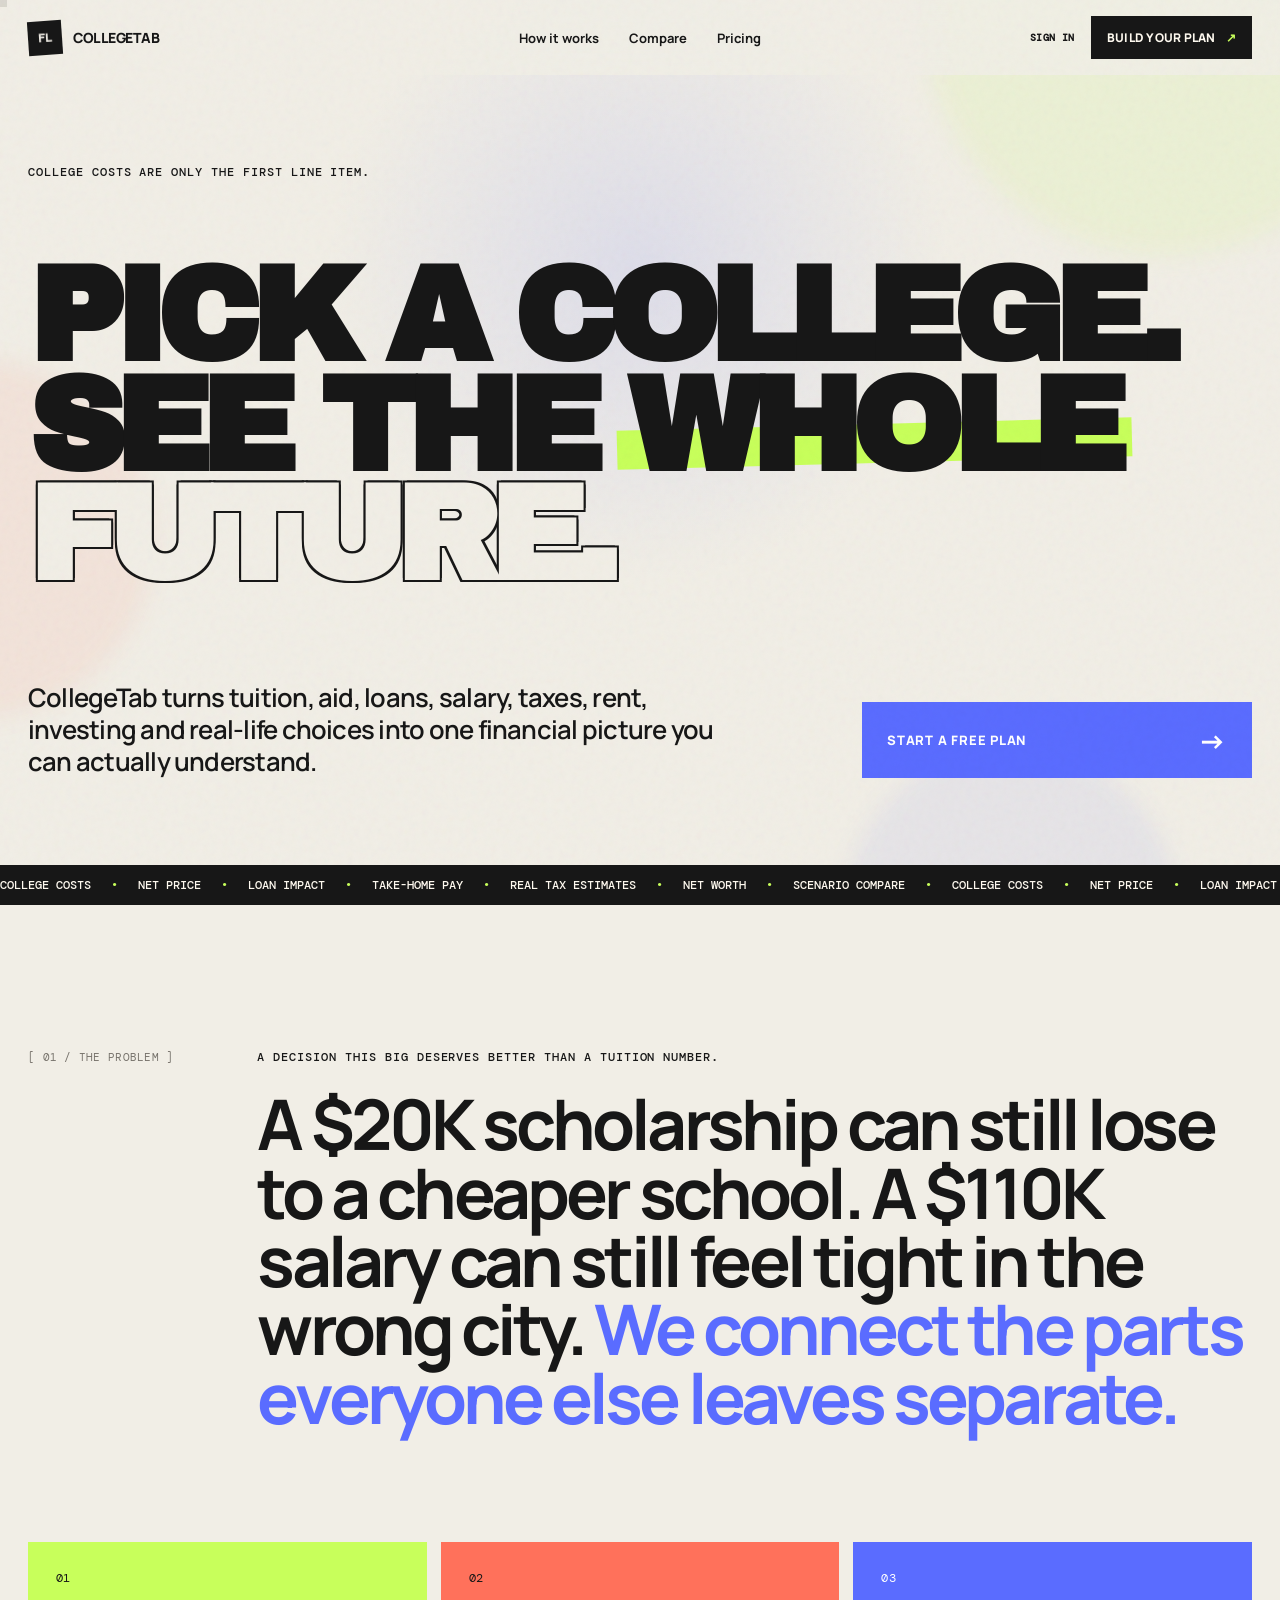
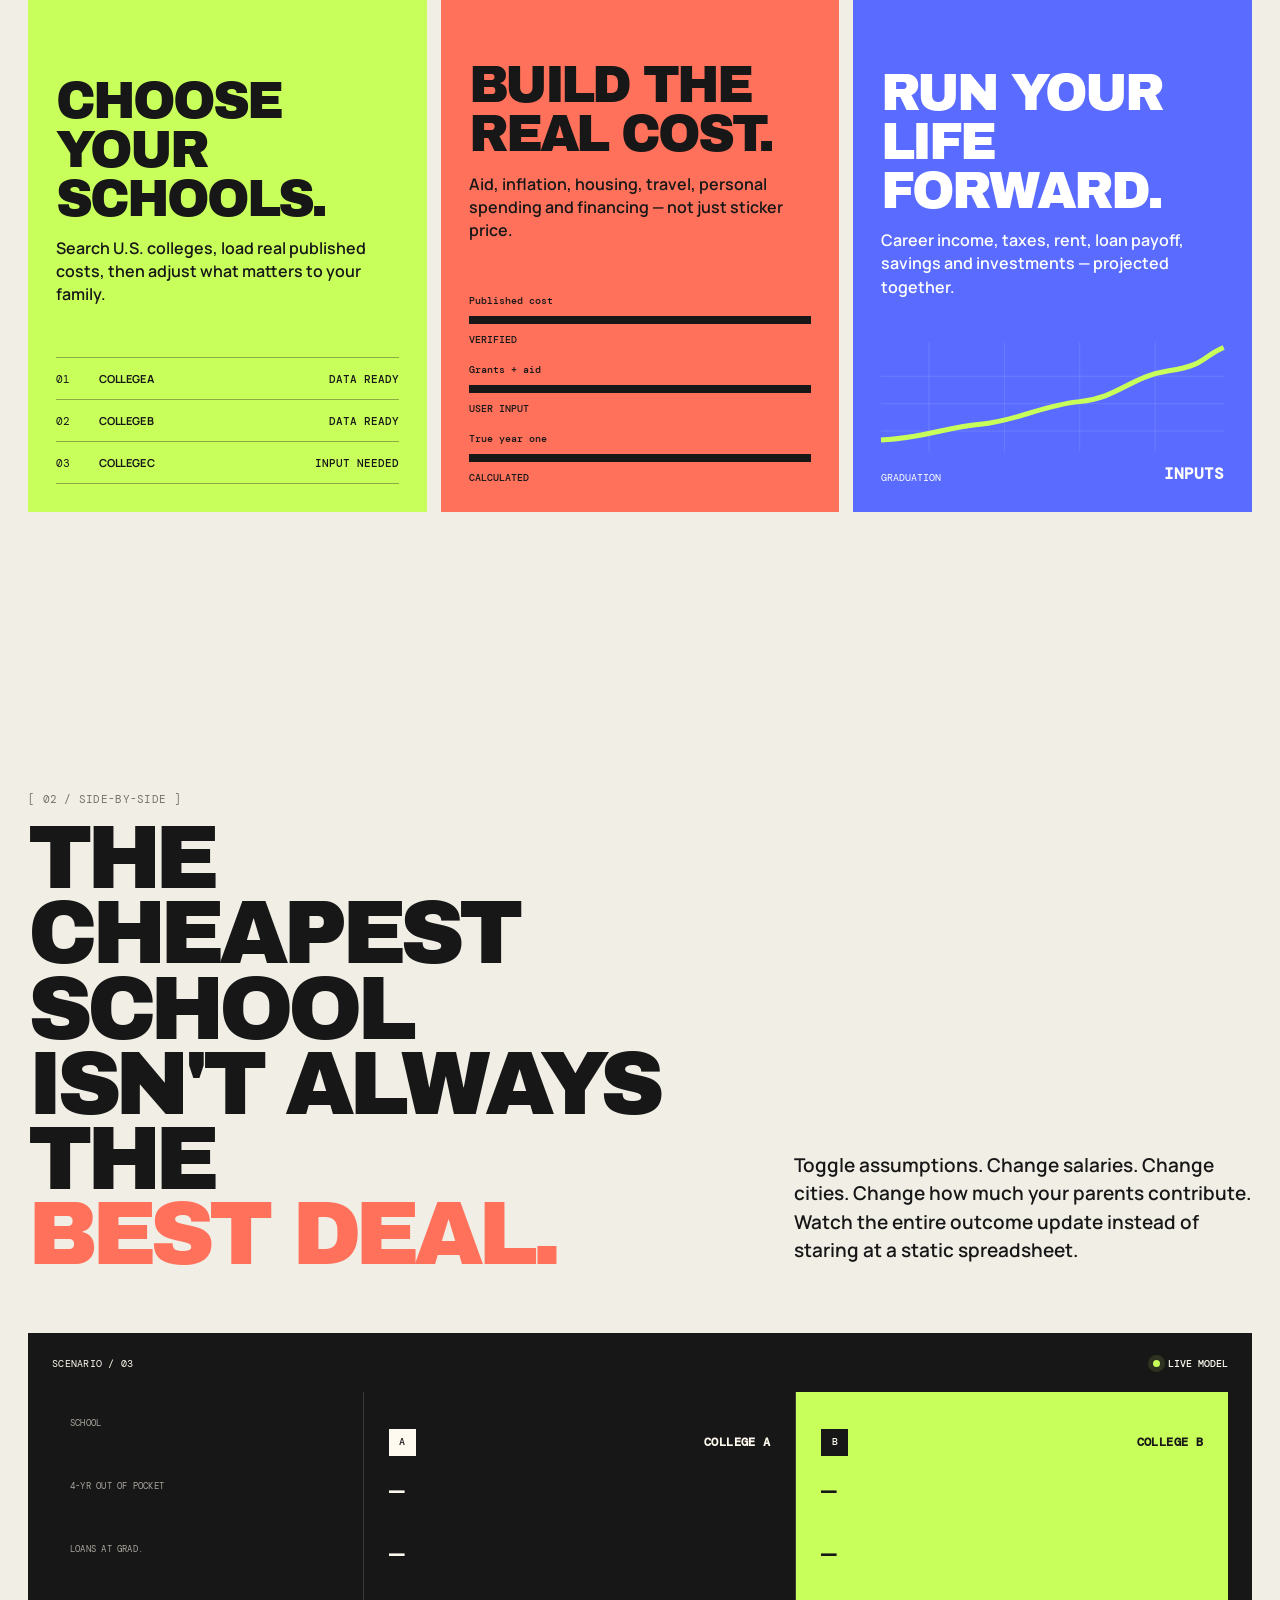
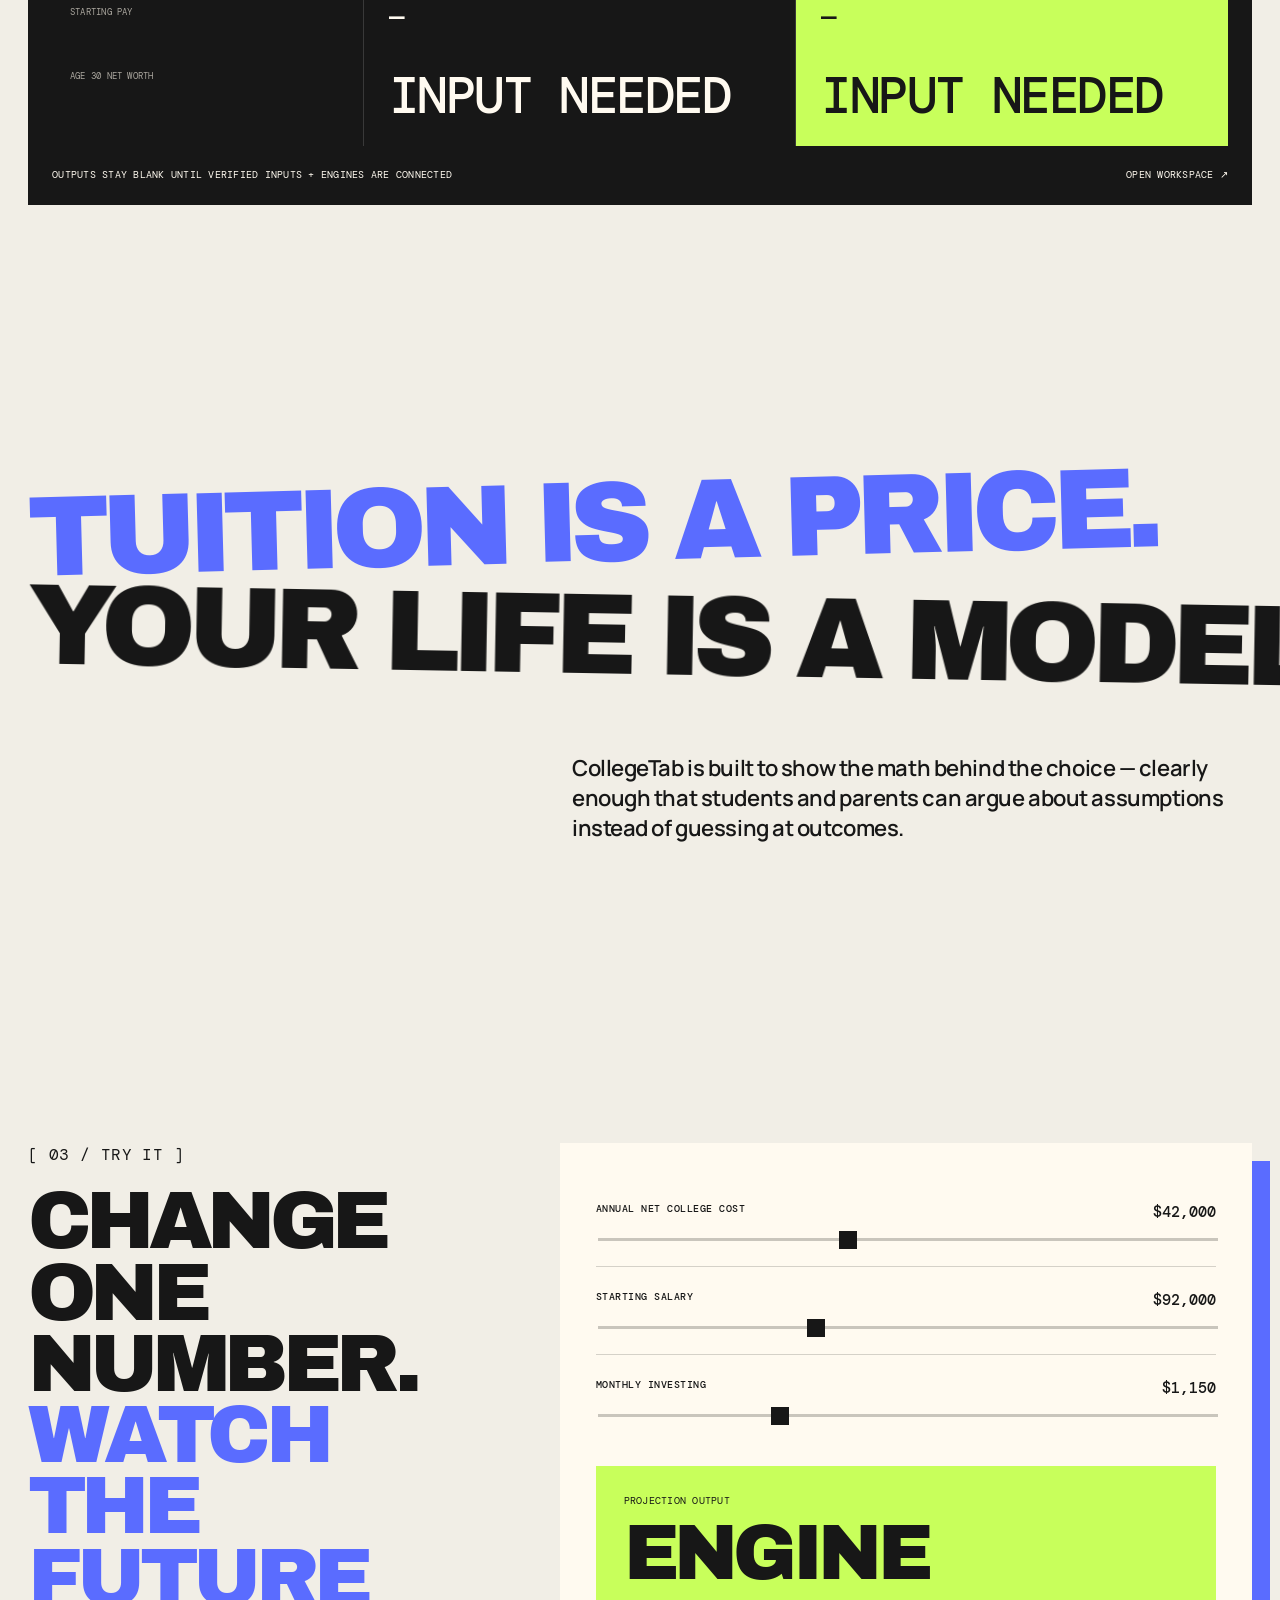
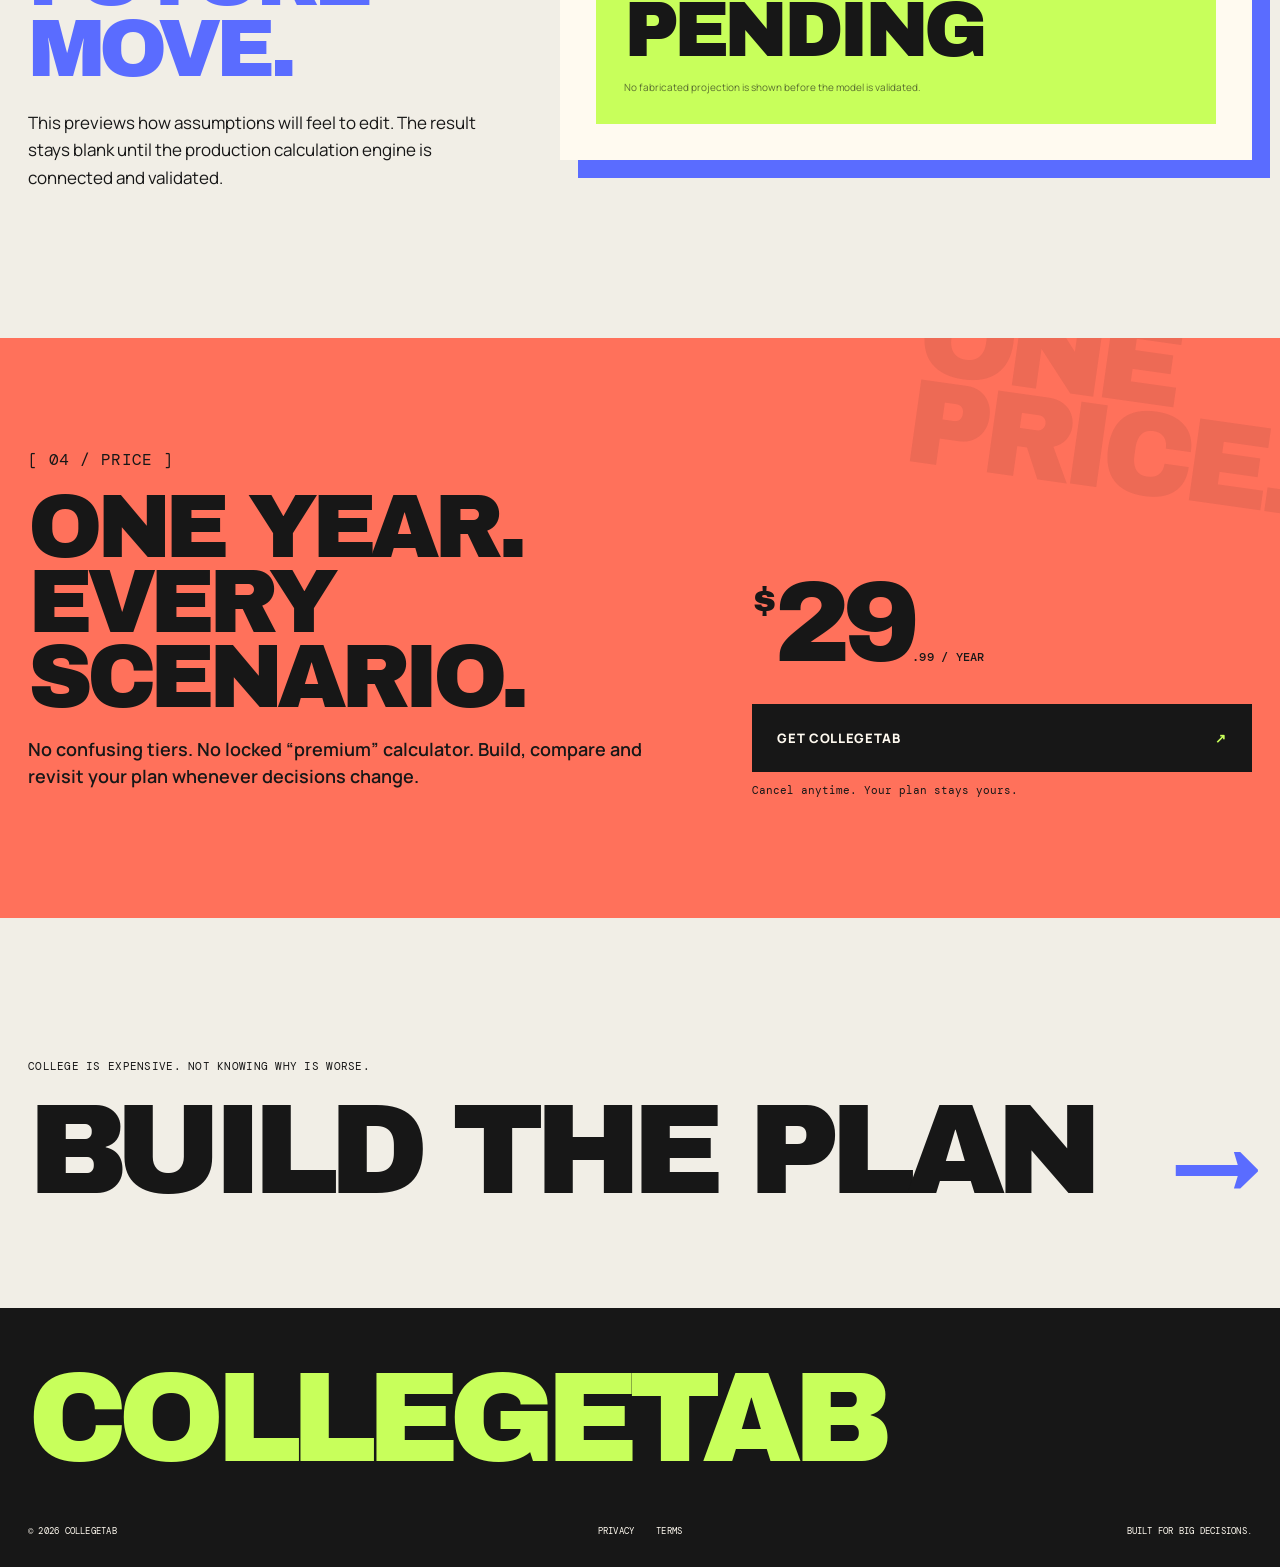
<file: index.html>
<!doctype html>
<html lang="en">
<head>
  <meta charset="UTF-8" />
  <meta name="viewport" content="width=device-width, initial-scale=1.0" />
  <meta name="description" content="CollegeTab — compare college costs, career outcomes, and your financial future in one place." />
  <title>CollegeTab — Know what college really costs</title>
  <link rel="preconnect" href="https://fonts.googleapis.com">
  <link rel="preconnect" href="https://fonts.gstatic.com" crossorigin>
  <link href="https://fonts.googleapis.com/css2?family=Archivo+Black&family=DM+Mono:wght@300;400;500&family=Manrope:wght@400;500;600;700&display=swap" rel="stylesheet">
  <link rel="stylesheet" href="design-system.css" />
  <link rel="stylesheet" href="styles.css" />
</head>
<body>
  <div class="cursor-field" aria-hidden="true">
    <span class="orb orb-a"></span>
    <span class="orb orb-b"></span>
    <span class="orb orb-c"></span>
  </div>
  <div class="grain" aria-hidden="true"></div>

  <header class="site-header">
    <a class="brand magnetic" href="#top" aria-label="CollegeTab home">
      <span class="brand-mark">FL</span>
      <span class="brand-word">COLLEGETAB</span>
    </a>
    <nav class="nav" aria-label="Primary navigation">
      <a href="#how">How it works</a>
      <a href="#compare">Compare</a>
      <a href="#pricing">Pricing</a>
    </nav>
    <div class="site-actions">
      <a class="nav-signin" href="auth.html?mode=signin">SIGN IN</a>
      <a class="nav-cta magnetic" href="auth.html?mode=signup">BUILD YOUR PLAN <span>↗</span></a>
    </div>
  </header>

  <main id="top">
    <section class="hero section-shell">
      <div class="hero-kicker reveal">COLLEGE COSTS ARE ONLY THE FIRST LINE ITEM.</div>
      <h1 class="hero-title reveal">
        PICK A COLLEGE.<br>
        SEE THE <span class="scribble" data-word="WHOLE">WHOLE</span><br>
        <span class="cutout">FUTURE.</span>
      </h1>
      <div class="hero-bottom reveal">
        <p>CollegeTab turns tuition, aid, loans, salary, taxes, rent, investing and real-life choices into one financial picture you can actually understand.</p>
        <a class="primary-action magnetic" href="auth.html?mode=signup">
          <span>START A FREE PLAN</span>
          <span class="action-arrow">→</span>
        </a>
      </div>

      <div class="ticker-strip" aria-label="CollegeTab capabilities">
        <div class="ticker-track">
          <span>COLLEGE COSTS</span><i>•</i><span>NET PRICE</span><i>•</i><span>LOAN IMPACT</span><i>•</i><span>TAKE-HOME PAY</span><i>•</i><span>REAL TAX ESTIMATES</span><i>•</i><span>NET WORTH</span><i>•</i><span>SCENARIO COMPARE</span><i>•</i>
          <span>COLLEGE COSTS</span><i>•</i><span>NET PRICE</span><i>•</i><span>LOAN IMPACT</span><i>•</i><span>TAKE-HOME PAY</span><i>•</i><span>REAL TAX ESTIMATES</span><i>•</i><span>NET WORTH</span><i>•</i><span>SCENARIO COMPARE</span><i>•</i>
        </div>
      </div>
    </section>

    <section class="manifesto section-shell" id="how">
      <div class="manifesto-index mono">[ 01 / THE PROBLEM ]</div>
      <div class="manifesto-copy">
        <p class="eyebrow reveal">A DECISION THIS BIG DESERVES BETTER THAN A TUITION NUMBER.</p>
        <h2 class="display-copy reveal">A $20K scholarship can still lose to a cheaper school. A $110K salary can still feel tight in the wrong city. <span>We connect the parts everyone else leaves separate.</span></h2>
      </div>
    </section>

    <section class="steps section-shell">
      <article class="step step-lime reveal">
        <div class="step-num mono">01</div>
        <h3>Choose your schools.</h3>
        <p>Search U.S. colleges, load real published costs, then adjust what matters to your family.</p>
        <div class="mini-ui school-list" aria-hidden="true">
          <div><span>01</span><strong>COLLEGE A</strong><b>DATA READY</b></div>
          <div><span>02</span><strong>COLLEGE B</strong><b>DATA READY</b></div>
          <div><span>03</span><strong>COLLEGE C</strong><b>INPUT NEEDED</b></div>
        </div>
      </article>

      <article class="step step-coral reveal">
        <div class="step-num mono">02</div>
        <h3>Build the real cost.</h3>
        <p>Aid, inflation, housing, travel, personal spending and financing — not just sticker price.</p>
        <div class="mini-ui bars" aria-hidden="true">
          <div><label>Published cost</label><span style="--w: 100%"></span><b>VERIFIED</b></div>
          <div><label>Grants + aid</label><span style="--w: 100%"></span><b>USER INPUT</b></div>
          <div><label>True year one</label><span style="--w: 100%"></span><b>CALCULATED</b></div>
        </div>
      </article>

      <article class="step step-blue reveal">
        <div class="step-num mono">03</div>
        <h3>Run your life forward.</h3>
        <p>Career income, taxes, rent, loan payoff, savings and investments — projected together.</p>
        <div class="mini-ui projection" aria-hidden="true">
          <svg viewBox="0 0 500 160" role="presentation">
            <path class="projection-grid" d="M0 130H500M0 90H500M0 50H500M70 0V160M180 0V160M290 0V160M400 0V160" />
            <path class="projection-line" d="M0 143 C70 139 90 125 145 120 S235 92 290 87 S365 50 420 42 S470 20 500 8" />
          </svg>
          <div class="projection-label"><span>GRADUATION</span><b>INPUTS</b></div>
          <div class="projection-label right"><span>FUTURE</span><b>OUTPUTS</b></div>
        </div>
      </article>
    </section>

    <section class="compare section-shell" id="compare">
      <div class="compare-header">
        <div>
          <div class="mono section-index">[ 02 / SIDE-BY-SIDE ]</div>
          <h2 class="reveal">THE CHEAPEST SCHOOL<br>ISN'T ALWAYS THE<br><span>BEST DEAL.</span></h2>
        </div>
        <p class="reveal">Toggle assumptions. Change salaries. Change cities. Change how much your parents contribute. Watch the entire outcome update instead of staring at a static spreadsheet.</p>
      </div>

      <div class="compare-board reveal" data-tilt-card>
        <div class="board-top">
          <span class="mono">SCENARIO / 03</span>
          <span class="live-dot"><i></i>LIVE MODEL</span>
        </div>
        <div class="scenario-grid">
          <div class="scenario-labels mono">
            <span>SCHOOL</span><span>4-YR OUT OF POCKET</span><span>LOANS AT GRAD.</span><span>STARTING PAY</span><span>AGE 30 NET WORTH</span>
          </div>
          <div class="scenario scenario-a">
            <div class="scenario-school"><span>A</span><strong>COLLEGE A</strong></div>
            <div>—</div>
            <div>—</div>
            <div>—</div>
            <div class="scenario-big">INPUT NEEDED</div>
          </div>
          <div class="scenario scenario-b">
            <div class="scenario-school"><span>B</span><strong>COLLEGE B</strong></div>
            <div>—</div>
            <div>—</div>
            <div>—</div>
            <div class="scenario-big">INPUT NEEDED</div>
          </div>
        </div>
        <div class="board-foot mono">
          <span>OUTPUTS STAY BLANK UNTIL VERIFIED INPUTS + ENGINES ARE CONNECTED</span>
          <a href="auth.html?mode=signup">OPEN WORKSPACE ↗</a>
        </div>
      </div>
    </section>

    <section class="truth section-shell">
      <div class="truth-line truth-line-one">TUITION IS A PRICE.</div>
      <div class="truth-line truth-line-two">YOUR LIFE IS A MODEL.</div>
      <p>CollegeTab is built to show the math behind the choice — clearly enough that students and parents can argue about assumptions instead of guessing at outcomes.</p>
    </section>

    <section class="calculator section-shell" id="start">
      <div class="calc-left">
        <span class="mono">[ 03 / TRY IT ]</span>
        <h2>CHANGE ONE NUMBER.<br><span>WATCH THE FUTURE MOVE.</span></h2>
        <p>This previews how assumptions will feel to edit. The result stays blank until the production calculation engine is connected and validated.</p>
      </div>
      <div class="calc-console" data-tilt-card>
        <div class="console-row">
          <label for="schoolCost">ANNUAL NET COLLEGE COST</label>
          <output id="schoolCostOut">$42,000</output>
          <input id="schoolCost" type="range" min="10000" max="90000" step="1000" value="42000">
        </div>
        <div class="console-row">
          <label for="salary">STARTING SALARY</label>
          <output id="salaryOut">$92,000</output>
          <input id="salary" type="range" min="45000" max="180000" step="1000" value="92000">
        </div>
        <div class="console-row">
          <label for="savings">MONTHLY INVESTING</label>
          <output id="savingsOut">$1,150</output>
          <input id="savings" type="range" min="0" max="4000" step="50" value="1150">
        </div>
        <div class="console-result">
          <span class="mono">PROJECTION OUTPUT</span>
          <strong id="netWorthOut">ENGINE PENDING</strong>
          <small>No fabricated projection is shown before the model is validated.</small>
        </div>
      </div>
    </section>

    <section class="pricing section-shell" id="pricing">
      <div class="pricing-stamp" aria-hidden="true">ONE<br>PRICE.</div>
      <div class="pricing-copy">
        <span class="mono">[ 04 / PRICE ]</span>
        <h2>ONE YEAR.<br>EVERY SCENARIO.</h2>
        <p>No confusing tiers. No locked “premium” calculator. Build, compare and revisit your plan whenever decisions change.</p>
      </div>
      <div class="price-block">
        <div class="price"><sup>$</sup>29<small>.99 / YEAR</small></div>
        <a href="auth.html?mode=signup" class="checkout magnetic">GET COLLEGETAB <span>↗</span></a>
        <p>Cancel anytime. Your plan stays yours.</p>
      </div>
    </section>

    <section class="final-cta section-shell">
      <p class="mono">COLLEGE IS EXPENSIVE. NOT KNOWING WHY IS WORSE.</p>
      <a href="auth.html?mode=signup" class="final-link magnetic">BUILD THE PLAN <span>→</span></a>
    </section>
  </main>

  <footer class="site-footer">
    <div class="footer-brand">COLLEGETAB</div>
    <div class="footer-meta mono">
      <span>© 2026 COLLEGETAB</span>
      <a href="#">PRIVACY</a>
      <a href="#">TERMS</a>
      <span>BUILT FOR BIG DECISIONS.</span>
    </div>
  </footer>

  <div class="cursor-dot" aria-hidden="true"></div>
  <script src="script.js"></script>
</body>
</html>
</file>
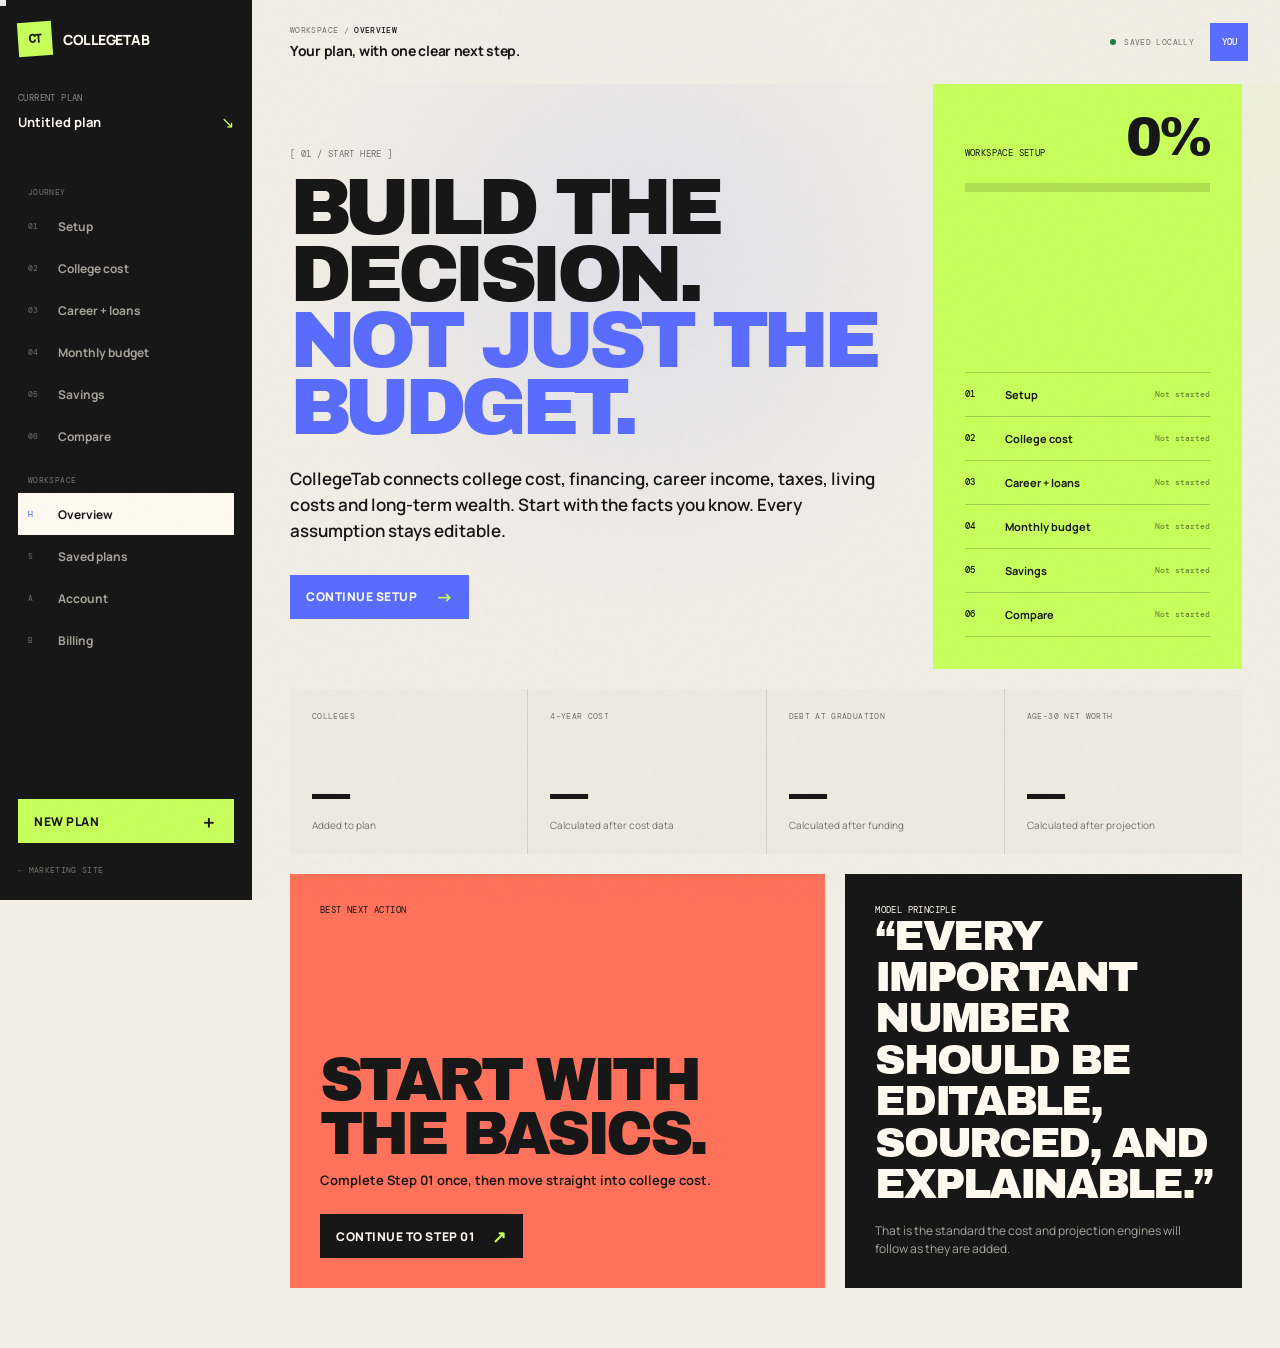
<file: app.html>
<!doctype html>
<html lang="en">
<head>
  <meta charset="UTF-8" />
  <meta name="viewport" content="width=device-width, initial-scale=1.0" />
  <meta name="description" content="CollegeTab planning workspace." />
  <title>CollegeTab — Planning Workspace</title>
  <link rel="preconnect" href="https://fonts.googleapis.com">
  <link rel="preconnect" href="https://fonts.gstatic.com" crossorigin>
  <link href="https://fonts.googleapis.com/css2?family=Archivo+Black&family=DM+Mono:wght@300;400;500&family=Manrope:wght@400;500;600;700;800&display=swap" rel="stylesheet">
  <link rel="stylesheet" href="design-system.css" />
  <link rel="stylesheet" href="app.css?v=20261008.1" />
</head>
<body class="app-page">
  <div class="app-field" aria-hidden="true"></div>
  <div class="grain" aria-hidden="true"></div>
  <div class="cursor-dot" aria-hidden="true"></div>

  <header class="mobile-header">
    <a class="fl-brand" href="index.html" aria-label="CollegeTab home">
      <span class="fl-brand__mark">CT</span>
      <span class="fl-brand__word">COLLEGETAB</span>
    </a>
    <button class="mobile-menu-button" type="button" id="mobileMenuButton" aria-expanded="false" aria-controls="appRail">MENU</button>
  </header>

  <aside class="app-rail" id="appRail" aria-label="CollegeTab workspace navigation">
    <div class="rail-head">
      <a class="fl-brand" href="index.html" aria-label="CollegeTab home">
        <span class="fl-brand__mark">CT</span>
        <span class="fl-brand__word">COLLEGETAB</span>
      </a>
      <div class="rail-plan">
        <span class="fl-mono">Current plan</span>
        <button type="button" id="planNameButton"><strong id="railPlanName">Untitled plan</strong><span>↘</span></button>
      </div>
    </div>

    <nav class="rail-nav" aria-label="Plan sections">
      <div class="rail-group-label fl-mono">Journey</div>
      <a href="#onboarding" data-route="onboarding"><span>01</span><strong>Setup</strong></a>
      <a href="#colleges" data-route="colleges"><span>02</span><strong>College cost</strong></a>
      <a href="#projection" data-route="projection"><span>03</span><strong>Career + loans</strong></a>
      <a href="#budget" data-route="budget"><span>04</span><strong>Monthly budget</strong></a>
      <a href="#savings" data-route="savings"><span>05</span><strong>Savings</strong></a>
      <a href="#compare" data-route="compare"><span>06</span><strong>Compare</strong></a>
      <div class="rail-group-label fl-mono">Workspace</div>
      <a href="#overview" data-route="overview"><span>H</span><strong>Overview</strong></a>
      <a href="#saved" data-route="saved"><span>S</span><strong>Saved plans</strong></a>
      <a href="#account" data-route="account"><span>A</span><strong>Account</strong></a>
      <a href="#billing" data-route="billing"><span>B</span><strong>Billing</strong></a>
    </nav>

    <div class="rail-foot">
      <button class="fl-button fl-button--lime rail-new-plan" type="button" data-new-plan>
        <span>New plan</span><span class="fl-button__arrow">＋</span>
      </button>
      <a href="index.html" class="rail-back fl-mono">← Marketing site</a>
    </div>
  </aside>

  <main class="app-main">
    <header class="workspace-topbar">
      <div>
        <span class="workspace-breadcrumb fl-mono">Workspace / <b id="workspaceSection">Overview</b></span>
        <h1 id="workspaceTitle">Your financial decision, in one place.</h1>
      </div>
      <div class="workspace-actions">
        <span class="save-status fl-mono" id="saveStatus"><i></i>Saved locally</span>
        <button class="profile-button" type="button" data-route-button="account" aria-label="Open account settings">YOU</button>
      </div>
    </header>

    <div class="workspace-views">
      <section class="workspace-view is-active" data-view="overview" aria-labelledby="overviewHeading">
        <div class="overview-hero">
          <div class="overview-intro">
            <span class="fl-mono view-index">[ 01 / START HERE ]</span>
            <h2 id="overviewHeading">BUILD THE DECISION.<br><span>NOT JUST THE BUDGET.</span></h2>
            <p>CollegeTab connects college cost, financing, career income, taxes, living costs and long-term wealth. Start with the facts you know. Every assumption stays editable.</p>
            <button class="fl-button fl-button--blue" type="button" id="heroContinueButton" data-route-button="onboarding">
              <span>Continue setup</span><span class="fl-button__arrow">→</span>
            </button>
          </div>
          <div class="setup-meter fl-surface--lime">
            <div class="setup-meter__top">
              <span class="fl-mono">Workspace setup</span>
              <strong id="readinessPercent">0%</strong>
            </div>
            <div class="setup-track"><span id="readinessBar"></span></div>
            <ol class="setup-list">
              <li data-readiness="profile"><span>01</span><strong>Setup</strong><em>Not started</em></li>
              <li data-readiness="school"><span>02</span><strong>College cost</strong><em>Not started</em></li>
              <li data-readiness="career"><span>03</span><strong>Career + loans</strong><em>Not started</em></li>
              <li data-readiness="budget"><span>04</span><strong>Monthly budget</strong><em>Not started</em></li>
              <li data-readiness="savings"><span>05</span><strong>Savings</strong><em>Not started</em></li>
              <li data-readiness="compare"><span>06</span><strong>Compare</strong><em>Not started</em></li>
            </ol>
          </div>
        </div>

        <div class="metric-strip" aria-label="Current plan summary">
          <article><span class="fl-mono">Colleges</span><strong id="metricColleges">—</strong><small>Added to plan</small></article>
          <article><span class="fl-mono">4-year cost</span><strong>—</strong><small>Calculated after cost data</small></article>
          <article><span class="fl-mono">Debt at graduation</span><strong>—</strong><small>Calculated after funding</small></article>
          <article><span class="fl-mono">Age-30 net worth</span><strong>—</strong><small>Calculated after projection</small></article>
        </div>

        <div class="overview-grid">
          <article class="next-action fl-surface--coral">
            <span class="fl-mono">Best next action</span>
            <h3 id="nextActionTitle">Tell us what you’re planning.</h3>
            <p id="nextActionCopy">A few neutral setup details give the workspace structure without locking you into assumptions.</p>
            <button class="fl-button" type="button" id="nextActionButton" data-route-button="onboarding"><span>Start setup</span><span class="fl-button__arrow">↗</span></button>
          </article>
          <article class="principle-panel fl-surface--ink">
            <span class="fl-mono">Model principle</span>
            <blockquote>“Every important number should be editable, sourced, and explainable.”</blockquote>
            <p>That is the standard the cost and projection engines will follow as they are added.</p>
          </article>
        </div>
      </section>

      <section class="workspace-view" data-view="onboarding" aria-labelledby="onboardingHeading">
        <div class="view-heading">
          <div>
            <span class="fl-mono view-index">[ 01 / SETUP ]</span>
            <h2 id="onboardingHeading">SET THE PLAN.<br><span>KEEP IT FLEXIBLE.</span></h2>
          </div>
          <p>No school, major, state, income or family assumption is filled in for you. These fields organize the model; they do not determine the outcome.</p>
        </div>

        <div class="onboarding-shell">
          <aside class="onboarding-steps" aria-label="Onboarding progress">
            <button type="button" class="is-active" data-onboarding-step="1"><span>01</span><strong>Plan basics</strong></button>
            <button type="button" data-onboarding-step="2"><span>02</span><strong>Education timeline</strong></button>
            <button type="button" data-onboarding-step="3"><span>03</span><strong>Priorities</strong></button>
          </aside>
          <form class="onboarding-form" id="onboardingForm">
            <div class="onboarding-panel is-active" data-onboarding-panel="1">
              <span class="fl-mono panel-kicker">Step 01 / Plan basics</span>
              <h3>Who is this plan for?</h3>
              <div class="choice-grid" role="radiogroup" aria-label="Planning role">
                <label><input type="radio" name="role" value="student"><span><b>Student</b><small>I’m planning my own path.</small></span></label>
                <label><input type="radio" name="role" value="family"><span><b>Family</b><small>We’re planning together.</small></span></label>
                <label><input type="radio" name="role" value="advisor"><span><b>Advisor</b><small>I’m helping someone compare.</small></span></label>
              </div>
              <label class="field-block">
                <span class="fl-label">Plan name</span>
                <input class="fl-input" id="planNameInput" name="planName" type="text" maxlength="60" placeholder="e.g. College decision 2027" autocomplete="off">
                <small class="fl-field-help">Use any label that will make this plan easy to recognize later.</small>
              </label>
            </div>

            <div class="onboarding-panel" data-onboarding-panel="2">
              <span class="fl-mono panel-kicker">Step 02 / Education timeline</span>
              <h3>Give the model a time horizon.</h3>
              <div class="field-pair">
                <label class="field-block">
                  <span class="fl-label">College start year</span>
                  <input class="fl-input" id="startYearInput" name="startYear" type="number" min="2000" max="2100" step="1" placeholder="YYYY" inputmode="numeric">
                </label>
                <label class="field-block">
                  <span class="fl-label">Expected years enrolled</span>
                  <select class="fl-select" name="yearsEnrolled">
                    <option value="">Select</option>
                    <option value="1">1 year</option>
                    <option value="2">2 years</option>
                    <option value="3">3 years</option>
                    <option value="4">4 years</option>
                    <option value="5">5 years</option>
                    <option value="6">6 years</option>
                    <option value="7">7 years</option>
                    <option value="8">8 years</option>
                  </select>
                </label>
              </div>
              <label class="field-block">
                <span class="fl-label">Degree or program type</span>
                <select class="fl-select" name="programType">
                  <option value="">Select if known</option>
                  <option value="associate">Associate degree</option>
                  <option value="bachelor">Bachelor’s degree</option>
                  <option value="certificate">Certificate / credential</option>
                  <option value="other">Other / undecided</option>
                </select>
                <small class="fl-field-help">This will later control which cost and career assumptions are relevant.</small>
              </label>
            </div>

            <div class="onboarding-panel" data-onboarding-panel="3">
              <span class="fl-mono panel-kicker">Step 03 / Priorities</span>
              <h3>What do you want the plan to answer?</h3>
              <div class="priority-grid">
                <label><input type="checkbox" name="priorities" value="cost"><span>Compare total college cost</span></label>
                <label><input type="checkbox" name="priorities" value="debt"><span>Understand borrowing and payoff</span></label>
                <label><input type="checkbox" name="priorities" value="income"><span>Estimate post-college take-home pay</span></label>
                <label><input type="checkbox" name="priorities" value="wealth"><span>Project savings and net worth</span></label>
              </div>
              <div class="onboarding-note">
                <strong>Nothing here changes the math.</strong>
                <p>Priorities only change what CollegeTab surfaces first. The underlying model remains available in full.</p>
              </div>
            </div>

            <div class="onboarding-actions">
              <button class="fl-button fl-button--quiet" type="button" id="onboardingBack">← Back</button>
              <span class="fl-mono" id="onboardingCounter">1 / 3</span>
              <button class="fl-button fl-button--blue" type="button" id="onboardingNext"><span>Continue</span><span class="fl-button__arrow">→</span></button>
              <button class="fl-button fl-button--lime" type="submit" id="onboardingFinish" hidden><span>Save setup</span><span class="fl-button__arrow">✓</span></button>
            </div>
          </form>
        </div>
      </section>

      <section class="workspace-view" data-view="colleges" aria-labelledby="collegesHeading">
        <div class="view-heading college-heading">
          <div>
            <span class="fl-mono view-index">[ 02 / COLLEGE COST ]</span>
            <h2 id="collegesHeading">SEARCH IT.<br><span>PRICE IT.</span></h2>
          </div>
          <p>Search U.S. colleges by name, load federally reported cost data, then replace any number with the value that is actually true for your student.</p>
        </div>

        <div class="college-data-ribbon">
          <div><span class="fl-mono">Canonical key</span><strong>IPEDS UNITID</strong></div>
          <div><span class="fl-mono">Primary federal feed</span><strong>College Scorecard + IPEDS</strong></div>
          <div><span class="fl-mono">Current Scorecard release</span><strong>June 10, 2026</strong></div>
          <div><span class="fl-mono">Rule</span><strong>No invented splits</strong></div>
        </div>

        <section class="college-search-shell" aria-labelledby="collegeSearchLabel">
          <label for="collegeSearchInput" id="collegeSearchLabel">
            <span class="fl-mono">Search the U.S. college database</span>
            <strong>TYPE A COLLEGE NAME.</strong>
          </label>
          <div class="college-search-input-wrap">
            <input class="college-search-input" id="collegeSearchInput" type="search" autocomplete="off" spellcheck="false" placeholder="Search colleges and universities…" aria-controls="collegeSearchResults" aria-expanded="false">
            <span class="college-search-state fl-mono" id="collegeSearchState">2+ characters</span>
          </div>
          <div class="college-search-results" id="collegeSearchResults" role="listbox" aria-label="College search results"></div>
        </section>

        <div class="school-search-bar shortlist-bar">
          <div>
            <span class="fl-mono">Your shortlist</span>
            <strong id="collegeCountLabel">0 schools added</strong>
          </div>
          <span class="fl-mono shortlist-help">Select a school below to edit its cost model.</span>
        </div>
        <div class="school-list-shell" id="schoolList"></div>

        <section class="college-cost-workspace" id="collegeCostWorkspace" hidden aria-labelledby="costWorkspaceHeading">
          <header class="cost-workspace-head">
            <div>
              <span class="fl-mono" id="costWorkspaceMeta">IPEDS UNITID —</span>
              <h3 id="costWorkspaceHeading">COLLEGE COST MODEL.</h3>
              <p id="costWorkspaceLocation">Select a college to begin.</p>
            </div>
            <div class="cost-workspace-actions">
              <span class="cost-data-status fl-status fl-status--good" id="costDataStatus">FEDERAL DATA LOADED</span>
              <button class="fl-button fl-button--quiet" type="button" id="removeSelectedCollege">Remove school →</button>
            </div>
          </header>

          <div class="cost-context-grid">
            <label>
              <span class="fl-label">Tuition residency</span>
              <select class="fl-select" id="costResidency">
                <option value="in_state">In-state / resident</option>
                <option value="out_of_state">Out-of-state</option>
              </select>
              <small id="residencyHelp">Residency eligibility is school-specific. Federal Scorecard data supplies in-state/out-of-state prices; district-specific rates require a verified school source or override.</small>
            </label>
            <label>
              <span class="fl-label">Living arrangement</span>
              <select class="fl-select" id="costLiving">
                <option value="oncampus">On campus</option>
                <option value="offcampus">Off campus, not with family</option>
                <option value="withfamily">With family</option>
              </select>
              <small>Changes the federal room/board and other-expense source used when available.</small>
            </label>
            <label>
              <span class="fl-label">Expected years of attendance</span>
              <select class="fl-select" id="costYears">
                <option value="1">1 year</option><option value="2">2 years</option><option value="3">3 years</option><option value="4">4 years</option>
                <option value="5">5 years</option><option value="6">6 years</option><option value="7">7 years</option><option value="8">8 years</option>
              </select>
              <small>Defaults to the plan timeline when available and can be changed per school.</small>
            </label>
          </div>

          <div class="cost-integrity-note fl-notice">
            <span class="fl-notice__label">Data integrity</span>
            <p>IPEDS/College Scorecard often combines <b>tuition + required fees</b> and combines <b>transportation + personal/other expenses</b>. CollegeTab keeps those federal totals intact until both component overrides are supplied, so the math never depends on a fabricated split.</p>
          </div>

          <form class="cost-editor" id="collegeCostForm">
            <div class="cost-editor-head"><span class="fl-mono">Annual cost inputs</span><strong>EVERY VALUE CAN BE OVERRIDDEN.</strong></div>

            <div class="cost-line cost-line--source">
              <div><span class="cost-line__index">01</span><strong>Federal tuition + required fees</strong><small id="tuitionCombinedSource">IPEDS via College Scorecard</small></div>
              <output id="tuitionCombinedDisplay">—</output>
              <span class="source-chip">SOURCE</span>
            </div>
            <div class="cost-split-grid">
              <label class="cost-input-card"><span class="fl-label">Tuition override</span><div class="money-input"><span>$</span><input id="costTuition" name="tuition" type="number" min="0" max="250000" step="1" inputmode="numeric" placeholder="Leave blank to use federal combined total"></div><small>Enter only if you know tuition separately from required fees.</small></label>
              <label class="cost-input-card"><span class="fl-label">Mandatory fees override</span><div class="money-input"><span>$</span><input id="costMandatoryFees" name="mandatoryFees" type="number" min="0" max="100000" step="1" inputmode="numeric" placeholder="Leave blank unless verified"></div><small>Tuition + fees overrides replace the federal combined figure only when both are entered.</small></label>
            </div>

            <div class="cost-line cost-line--editable">
              <div><span class="cost-line__index">02</span><strong>Room and board</strong><small id="roomBoardSource">IPEDS source</small></div>
              <div class="money-input"><span>$</span><input id="costRoomBoard" name="roomBoard" type="number" min="0" max="150000" step="1" inputmode="numeric"></div>
              <button type="button" class="cost-reset" data-reset-cost="roomBoard">USE SOURCE</button>
            </div>
            <div class="cost-line cost-line--editable">
              <div><span class="cost-line__index">03</span><strong>Books / supplies</strong><small id="booksSource">IPEDS source</small></div>
              <div class="money-input"><span>$</span><input id="costBooks" name="booksSupplies" type="number" min="0" max="50000" step="1" inputmode="numeric"></div>
              <button type="button" class="cost-reset" data-reset-cost="booksSupplies">USE SOURCE</button>
            </div>

            <div class="cost-line cost-line--source">
              <div><span class="cost-line__index">04</span><strong>Federal other expenses</strong><small id="otherCombinedSource">Transportation + personal/other may be combined</small></div>
              <output id="otherCombinedDisplay">—</output>
              <span class="source-chip">SOURCE</span>
            </div>
            <div class="cost-split-grid">
              <label class="cost-input-card"><span class="fl-label">Transportation override</span><div class="money-input"><span>$</span><input id="costTransportation" name="transportation" type="number" min="0" max="75000" step="1" inputmode="numeric" placeholder="Leave blank to preserve federal combined total"></div><small>Use the school’s published transportation allowance when available.</small></label>
              <label class="cost-input-card"><span class="fl-label">Personal expenses override</span><div class="money-input"><span>$</span><input id="costPersonal" name="personalExpenses" type="number" min="0" max="75000" step="1" inputmode="numeric" placeholder="Leave blank to preserve federal combined total"></div><small>Both split fields must be entered before they replace the federal combined amount.</small></label>
            </div>

            <div class="cost-aid-band">
              <label><span class="fl-label">Annual grants / scholarships</span><div class="money-input"><span>$</span><input id="costGrants" name="grantsScholarships" type="number" min="0" max="250000" step="1" inputmode="numeric" placeholder="0"></div><small>Your expected gift aid. Enter $0 if none is expected; no institution average is substituted for your actual aid.</small></label>
              <label><span class="fl-label">Annual family contribution</span><div class="money-input"><span>$</span><input id="costFamily" name="familyContribution" type="number" min="0" max="250000" step="1" inputmode="numeric" placeholder="0"></div><small>Cash contribution toward college costs. Enter $0 if none is expected.</small></label>
            </div>

            <div class="growth-band">
              <div>
                <span class="fl-mono">Historical cost growth</span>
                <strong id="historicalGrowthDisplay">—</strong>
                <small id="historicalGrowthPeriod">Loading annual IPEDS history…</small>
              </div>
              <label><span class="fl-label">Projection growth rate override</span><div class="percent-input"><input id="costGrowthRate" name="growthRate" type="number" min="-10" max="25" step="0.1" inputmode="decimal" placeholder="Use observed rate"><span>% / yr</span></div><small>Blank uses the observed annualized growth rate when enough history exists.</small></label>
            </div>
          </form>

          <div class="cost-output-grid" aria-label="College cost results">
            <article class="cost-output cost-output--ink"><span class="fl-mono">Current annual cost model</span><strong id="annualCostOutput">—</strong><small id="annualCostNote">Requires complete selected cost inputs.</small></article>
            <article class="cost-output cost-output--blue"><span class="fl-mono">Projected future cost</span><strong id="projectedCostOutput">—</strong><small id="projectedCostNote">Across expected attendance years.</small></article>
            <article class="cost-output cost-output--lime"><span class="fl-mono">Grants + family funding</span><strong id="fundingOutput">—</strong><small id="fundingNote">Enter both values explicitly; use $0 when none is expected.</small></article>
            <article class="cost-output cost-output--coral"><span class="fl-mono">Borrowing requirement</span><strong id="borrowingOutput">—</strong><small id="borrowingNote">Funding gap before loan interest or repayment modeling.</small></article>
          </div>

          <details class="source-ledger" id="sourceLedger">
            <summary><span class="fl-mono">Source ledger</span><strong>SHOW WHERE EVERY FEDERAL NUMBER CAME FROM →</strong></summary>
            <div id="sourceLedgerBody"></div>
          </details>
          <div class="step-forward-band fl-surface--coral">
            <span class="fl-mono">STEP 02 COMPLETE?</span>
            <strong>NEXT: CAREER + LOANS.</strong>
            <button class="fl-button" type="button" id="collegeContinueButton" data-route-button="projection"><span>Continue to career + loans</span><span class="fl-button__arrow">→</span></button>
          </div>
        </section>
      </section>

      <section class="workspace-view" data-view="compare" aria-labelledby="compareHeading">
        <div class="view-heading">
          <div>
            <span class="fl-mono view-index">[ 06 / COMPARE ]</span>
            <h2 id="compareHeading">TWO PATHS.<br><span>ONE DECISION.</span></h2>
          </div>
          <p>Compare the full consequence of each college path—not just sticker price. Every result below is produced by the same standalone CollegeTab engine and can be traced back to its inputs.</p>
        </div>

        <div class="compare-picker" aria-label="Choose schools to compare">
          <label><span class="fl-label">Left scenario</span><select class="fl-select" id="compareSelectA" aria-label="Left comparison school"></select></label>
          <span class="compare-vs fl-mono">VS</span>
          <label><span class="fl-label">Right scenario</span><select class="fl-select" id="compareSelectB" aria-label="Right comparison school"></select></label>
        </div>

        <div class="scenario-verdict" id="comparisonVerdict" aria-live="polite">
          <span class="fl-mono">SCENARIO SIGNAL</span>
          <strong>COMPLETE BOTH MODELS TO SEE THE LONG-RANGE DIFFERENCE.</strong>
          <small>CollegeTab does not label a school “better.” It shows which assumptions drive cost, debt, take-home pay and modeled net worth.</small>
        </div>

        <div class="scenario-readiness-grid">
          <article id="compareReadinessA"></article>
          <article id="compareReadinessB"></article>
        </div>

        <div class="compare-shell compare-shell--scenario" aria-label="Scenario comparison metrics">
          <div class="compare-row compare-row--head">
            <span class="fl-mono">Metric</span>
            <div id="compareHeadA"><b>School A</b><small>Add a college</small></div>
            <div id="compareHeadB"><b>School B</b><small>Add a college</small></div>
          </div>
          <div class="compare-row"><span>Projected college cost</span><strong id="compareTotalCostA">—</strong><strong id="compareTotalCostB">—</strong></div>
          <div class="compare-row"><span>Student debt at graduation</span><strong id="compareDebtA">—</strong><strong id="compareDebtB">—</strong></div>
          <div class="compare-row"><span>Federal student debt</span><strong id="compareFederalDebtA">—</strong><strong id="compareFederalDebtB">—</strong></div>
          <div class="compare-row"><span>Private student debt</span><strong id="comparePrivateDebtA">—</strong><strong id="comparePrivateDebtB">—</strong></div>
          <div class="compare-row"><span>Parent PLUS debt</span><strong id="compareParentDebtA">—</strong><strong id="compareParentDebtB">—</strong></div>
          <div class="compare-row"><span>Expected starting salary</span><strong id="compareSalaryA">—</strong><strong id="compareSalaryB">—</strong></div>
          <div class="compare-row"><span>First-year monthly take-home</span><strong id="compareTakeHomeA">—</strong><strong id="compareTakeHomeB">—</strong></div>
          <div class="compare-row"><span>Student loan minimum once repayment is active</span><strong id="compareLoanPaymentA">—</strong><strong id="compareLoanPaymentB">—</strong></div>
          <div class="compare-row"><span>Debt-free age</span><strong id="compareDebtFreeA">—</strong><strong id="compareDebtFreeB">—</strong></div>
          <div class="compare-row compare-row--result"><span id="compareNetWorthLabel">Net worth at target age</span><strong id="compareNetWorthA">—</strong><strong id="compareNetWorthB">—</strong></div>
          <div class="compare-row"><span id="compareFamilyOpportunityLabel">Family contribution future value at target age</span><strong id="compareFamilyOpportunityA">—</strong><strong id="compareFamilyOpportunityB">—</strong></div>
        </div>
        <div class="compare-foot compare-foot--scenario">
          <p><b>Important:</b> the net-worth difference is a modeled financial consequence under the assumptions entered—not a ranking of academic quality, fit, or life outcomes. State tax is a planning estimate and future tax law is unknowable.</p>
          <button class="fl-button fl-button--lime" type="button" id="editScenarioButton"><span>Edit scenario assumptions</span><span class="fl-button__arrow">→</span></button>
        </div>
      </section>

      <section class="workspace-view" data-view="projection" aria-labelledby="projectionHeading">
        <div class="view-heading">
          <div>
            <span class="fl-mono view-index">[ 03 / CAREER + LOANS ]</span>
            <h2 id="projectionHeading">MODEL THE LIFE<br><span>AFTER COLLEGE.</span></h2>
          </div>
          <p>College cost, debt, salary, taxes, living expenses, emergency savings and investing are calculated in one reproducible model. Change an assumption, rerun it, and the model ID changes with the inputs.</p>
        </div>

        <div class="projection-school-bar">
          <div><span class="fl-mono">SCENARIO TO MODEL</span><strong>Choose a college path.</strong></div>
          <select class="fl-select" id="projectionSchoolSelect" aria-label="College scenario to model"></select>
        </div>

        <div class="projection-assumption-grid">
          <form class="assumption-panel assumption-panel--ink" id="projectionSharedForm">
            <div class="assumption-panel__head"><span class="fl-mono">01 / SHARED MODEL</span><h3>TIME + GROWTH</h3><p>These assumptions apply to every college in this plan so comparisons stay apples-to-apples. Pre-filled values are editable planning defaults, not predictions.</p></div>
            <div class="assumption-fields">
              <label><span class="fl-label">Graduation age</span><input class="fl-input" name="graduationAge" type="number" min="16" max="80" step="1" placeholder="Required"></label>
              <label><span class="fl-label">Target age</span><input class="fl-input" name="targetAge" type="number" min="17" max="100" step="1"></label>
              <label><span class="fl-label">Tax filing status</span><select class="fl-select" name="filingStatus"><option value="">Choose status</option><option value="single">Single</option><option value="married_joint">Married filing jointly</option></select><small>For married filing jointly, this scenario currently treats the modeled salary as the household's only wage income. Use Single unless that assumption fits.</small></label>
              <label><span class="fl-label">Salary growth / yr</span><div class="suffix-input"><input class="fl-input" name="salaryGrowthRate" type="number" min="-50" max="50" step="0.1"><span>%</span></div></label>
              <label><span class="fl-label">Tax-policy index / general fallback</span><div class="suffix-input"><input class="fl-input" name="inflationRate" type="number" min="0" max="20" step="0.1"><span>%</span></div><small>Indexes future tax thresholds and fills any unavailable category rate. Living-cost rates are set separately in Step 04.</small></label>
              <label><span class="fl-label">Employer retirement contribution</span><div class="suffix-input"><input class="fl-input" name="employerContributionRate" type="number" min="0" max="100" step="0.5"><span>%</span></div><small>Modeled as a flat contribution rate and capped by applicable qualified-plan limits.</small></label>
              <label><span class="fl-label">Investment return / yr</span><div class="suffix-input"><input class="fl-input" name="investmentReturnRate" type="number" min="-50" max="100" step="0.1"><span>%</span></div><small>Nominal scenario return; not guaranteed.</small></label>
              <label><span class="fl-label">Emergency reserve target</span><div class="suffix-input"><input class="fl-input" name="emergencyMonths" type="number" min="0" max="24" step="0.5"><span>MO</span></div></label>
            </div>
            <details class="assumption-advanced"><summary>Opening balances + model notes →</summary><div class="assumption-fields assumption-fields--advanced">
              <label><span class="fl-label">Starting emergency savings</span><input class="fl-input" name="startingEmergencySavings" type="number" min="0" max="10000000" step="100"></label>
              <label><span class="fl-label">Starting taxable investments</span><input class="fl-input" name="startingInvestments" type="number" min="0" max="10000000" step="100"></label>
              <label><span class="fl-label">Starting retirement balance</span><input class="fl-input" name="startingRetirement" type="number" min="0" max="10000000" step="100"></label>
            </div><p>Future federal and state tax thresholds are projected from the 2026 baseline using the general inflation assumption. That is a planning convention—not a prediction of future legislation.</p></details>
            <button class="fl-button fl-button--lime" type="submit"><span>Save shared assumptions</span><span class="fl-button__arrow">✓</span></button>
          </form>

          <form class="assumption-panel assumption-panel--blue" id="projectionScenarioForm">
            <div class="assumption-panel__head"><span class="fl-mono">02 / SCHOOL-SPECIFIC</span><h3>DEBT + REAL LIFE</h3><p id="projectionScenarioHelp">Choose a college above. Each school keeps its own salary, location, living costs, and year-by-year loan stack.</p></div>
            <div class="assumption-fields">
              <label><span class="fl-label">Expected starting salary</span><input class="fl-input" name="startSalary" type="number" min="0" max="5000000" step="1000" placeholder="Required"></label>
              <label><span class="fl-label">Work state</span><select class="fl-select" name="workState" id="projectionWorkState"><option value="">Choose state</option></select></label>
              <label><span class="fl-label">Local income tax override</span><div class="suffix-input"><input class="fl-input" name="localIncomeTaxRate" type="number" min="0" max="25" step="0.1"><span>%</span></div><small>Leave at 0 unless you know a city/local wage tax applies.</small></label>
            </div>

            <section class="loan-planner" aria-labelledby="loanPlannerHeading">
              <div class="loan-planner__head">
                <div><span class="fl-mono">03 / FINANCING STACK</span><h4 id="loanPlannerHeading">FEDERAL FIRST. PRIVATE ONLY FOR THE GAP.</h4></div>
                <p>Choose the federal status and how you would cover any remaining gap. CollegeTab builds each academic year automatically; open Advanced only when you want to change the mix.</p>
              </div>
              <div class="simple-loan-grid">
                <label><span class="fl-label">1. Federal dependency status</span><select class="fl-select" name="dependencyStatus" required><option value="">Choose status</option><option value="dependent">Dependent undergraduate</option><option value="dependent_plus_denied">Dependent / parent unable to obtain PLUS</option><option value="independent">Independent undergraduate</option></select><small>This sets the annual federal Direct Loan limits automatically.</small></label>
                <label><span class="fl-label">2. After federal loans, cover the rest with</span><select class="fl-select" name="fundingPreference" required><option value="private">Private student loan</option><option value="parent_plus">Parent PLUS — parent debt</option><option value="federal_only">Federal Direct only — leave a gap</option><option value="custom">Custom annual mix — advanced</option></select><small>CollegeTab calculates every academic year for you. Parent PLUS remains separate from the student's debt.</small></label>
                <div class="simple-private-fields" id="simplePrivateFields">
                  <label><span class="fl-label">3. Estimated private-loan APR</span><div class="suffix-input"><input class="fl-input" name="privateAprAssumption" type="number" min="0" max="100" step="0.01" placeholder="From lender quote"><span>%</span></div><small>Enter one planning rate; use Advanced only if annual tranches differ.</small></label>
                  <label><span class="fl-label">Private origination fee</span><div class="suffix-input"><input class="fl-input" name="privateFeeRateAssumption" type="number" min="0" max="25" step="0.001" placeholder="Enter 0 if none"><span>%</span></div><small>Enter 0 when the lender charges no origination fee.</small></label>
                </div>
              </div>
              <div class="simple-loan-summary" id="simpleLoanSummary" aria-live="polite"></div>

              <details class="loan-advanced" id="loanAdvancedDetails">
                <summary><span><span class="fl-mono">ADVANCED</span><strong>PRIOR DEBT, REPAYMENT OPTIONS + YEAR-BY-YEAR OVERRIDES</strong></span><span>OPEN ↓</span></summary>
                <div class="loan-advanced__body">
              <div class="assumption-fields loan-core-fields">
                <label><span class="fl-label">Prior federal student principal</span><input class="fl-input" name="priorFederalStudentPrincipal" type="number" min="0" max="1000000" step="100" value="0"><small>Used for federal aggregate-limit checks. If above $0, CollegeTab requires detailed existing-loan terms before producing a repayment projection rather than inventing a blended historical APR.</small></label>
                <label><span class="fl-label">Of that, prior subsidized principal</span><input class="fl-input" name="priorFederalSubsidizedPrincipal" type="number" min="0" max="1000000" step="100" value="0"><small>Needed to enforce the separate undergraduate subsidized aggregate cap.</small></label>
                <label><span class="fl-label">Prior Parent PLUS for this student</span><input class="fl-input" name="priorParentPlusPrincipal" type="number" min="0" max="1000000" step="100" value="0"><small>Used for the Parent PLUS aggregate limit. Prior parent debt is not projected without its actual loan terms.</small></label>
                <div class="federal-repayment-note"><span class="fl-mono">CURRENT-LAW FEDERAL BASELINE</span><strong>TIERED STANDARD</strong><small>For modeled Direct Loans first disbursed on or after July 1, 2026, CollegeTab automatically uses the fixed-payment Tiered Standard term based on the borrower's Direct principal balance: 10, 15, 20, or 25 years. Parent PLUS is calculated on the parent's separate balance sheet.</small></div>
                <label><span class="fl-label">Extra monthly student-loan payment</span><input class="fl-input" name="extraMonthlyPayment" type="number" min="0" max="1000000" step="25"><small>Applied highest-APR first after minimum payments.</small></label>
              </div>

              <div class="private-loan-band">
                <div class="private-loan-band__title"><span class="fl-mono">PRIVATE REPAYMENT BEHAVIOR</span><strong>THE SIMPLE RATE ABOVE APPLIES TO EVERY YEAR UNLESS YOU OVERRIDE A TRANCHE BELOW.</strong></div>
                <div class="assumption-fields assumption-fields--private">
                  <label><span class="fl-label">Private repayment term</span><div class="suffix-input"><input class="fl-input" name="privateTermYears" type="number" min="1" max="50" step="1"><span>YR</span></div><small>Use the lender's actual contract term. Each academic year's APR and fee can differ.</small></label>
                  <label><span class="fl-label">Private grace / deferment after graduation</span><div class="suffix-input"><input class="fl-input" name="privateGraceMonths" type="number" min="0" max="60" step="1"><span>MO</span></div></label>
                  <label><span class="fl-label">Private payments while in school</span><select class="fl-select" name="privateInSchoolPaymentMode"><option value="deferred">Deferred — interest accrues unpaid</option><option value="interest_only">Interest-only — accrued interest is paid</option></select><small>Private contracts vary. Deferred is the conservative default.</small></label>
                  <label><span class="fl-label">Capitalize private interest at repayment?</span><select class="fl-select" name="privateCapitalizeAtRepayment"><option value="yes">Yes — add unpaid interest to principal</option><option value="no">No — keep unpaid interest separate</option></select><small>Match the lender disclosure or promissory note.</small></label>
                </div>
              </div>

              <div class="loan-plan-toolbar">
                <div><span class="fl-mono">ANNUAL BORROWING PLAN</span><strong>Gross amounts borrowed. Origination fees reduce what reaches the school.</strong></div>
                <button class="fl-button fl-button--quiet" type="button" id="resetLoanPlanButton"><span>Rebuild automatic plan</span><span class="fl-button__arrow">↻</span></button>
              </div>
              <div class="loan-plan-table-wrap"><div class="loan-plan-table" id="loanPlanTable"><p class="loan-plan-empty">Choose dependency status after completing the college-cost workflow.</p></div></div>
              <details class="loan-rate-details"><summary><span class="fl-mono">ANNUAL LOAN PRICING + FEE ASSUMPTIONS</span><strong>EDIT INPUTS →</strong></summary><div id="loanRateTable"></div><p>For 2026–27, undergraduate Direct Subsidized/Unsubsidized loans use a 6.52% fixed rate and Parent PLUS uses 9.07%. Current federal origination-fee inputs are 1.057% for Direct Subsidized/Unsubsidized and 4.228% for PLUS. Future federal award-year values remain editable planning proxies. Private APR and origination fee are entered separately for each academic-year tranche from the lender's actual terms; enter 0 explicitly when a private loan has no fee.</p></details>
              <div class="loan-plan-status" id="loanPlanStatus" aria-live="polite"></div>
                </div>
              </details>
            </section>

            <button class="fl-button fl-button--lime" type="submit"><span>Save + continue to monthly budget</span><span class="fl-button__arrow">→</span></button>
          </form>
        </div>

        <section class="scenario-output" id="projectionOutput" aria-live="polite">
          <div class="scenario-output__empty" id="projectionEmpty">
            <span class="fl-mono">MODEL STATUS</span><h3>INPUTS REQUIRED.</h3><p id="projectionMissingCopy">Complete the college cost workflow and scenario assumptions to calculate this path.</p>
          </div>
          <div id="projectionReady" hidden>
            <div class="scenario-output__top"><div><span class="fl-mono">CALCULATED SCENARIO</span><h3 id="projectionSchoolName">COLLEGE PATH</h3></div><div class="model-fingerprint"><span class="fl-mono">REPRODUCIBLE MODEL ID</span><strong id="projectionFingerprint">—</strong></div></div>
            <div class="scenario-metrics">
              <article class="fl-surface--lime"><span class="fl-mono">Projected college cost</span><strong id="projectionTotalCost">—</strong><small>Across modeled attendance years.</small></article>
              <article class="fl-surface--coral"><span class="fl-mono">Student debt at graduation</span><strong id="projectionDebt">—</strong><small>Federal + private student debt. Parent PLUS is separate.</small></article>
              <article class="fl-surface--blue"><span class="fl-mono">First-year monthly take-home</span><strong id="projectionTakeHome">—</strong><small>After modeled federal/state/FICA + selected pre-tax 401(k).</small></article>
              <article class="fl-surface--ink"><span class="fl-mono">Debt-free age</span><strong id="projectionDebtFreeAge">—</strong><small>Tiered Standard federal baseline + entered private-loan terms.</small></article>
              <article><span class="fl-mono" id="projectionNetWorthKicker">Net worth at target age</span><strong id="projectionNetWorth">—</strong><small>Assets less modeled debt/cash deficit.</small></article>
              <article><span class="fl-mono">Family contribution future value</span><strong id="projectionFamilyOpportunity">—</strong><small>What modeled family contributions could have grown to at the selected investment return—not an additional bill.</small></article>
            </div>
            <div class="loan-stack-summary" aria-label="Loan stack breakdown">
              <div><span class="fl-mono">Federal student debt</span><strong id="projectionFederalDebt">—</strong><small id="projectionFederalDebtNote">Direct Subsidized + Direct Unsubsidized.</small></div>
              <div><span class="fl-mono">Private student debt</span><strong id="projectionPrivateDebt">—</strong><small id="projectionPrivateDebtNote">Private principal + unpaid interest under entered lender terms.</small></div>
              <div><span class="fl-mono">Parent PLUS debt</span><strong id="projectionParentDebt">—</strong><small id="projectionParentDebtNote">Parent obligation; excluded from the student's personal net worth.</small></div>
              <div><span class="fl-mono">Loan fees withheld</span><strong id="projectionLoanFees">—</strong><small>Origination fees reduce school proceeds while gross principal remains owed.</small></div>
            </div>
            <div class="tax-breakdown"><div><span class="fl-mono">FIRST WORK YEAR / FEDERAL</span><strong id="projectionFederalTax">—</strong></div><div><span class="fl-mono">STATE + LOCAL</span><strong id="projectionStateTax">—</strong></div><div><span class="fl-mono">FICA</span><strong id="projectionFicaTax">—</strong></div><div><span class="fl-mono">STUDENT LOAN MINIMUM</span><strong id="projectionLoanPayment">—</strong></div></div>
            <details class="model-audit" id="projectionAudit"><summary><span class="fl-mono">Calculation audit</span><strong>SHOW FORMULAS, ASSUMPTIONS + YEAR-BY-YEAR OUTPUT →</strong></summary><div id="projectionAuditBody"></div></details>
          </div>
        </section>
      </section>

      <section class="workspace-view" data-view="budget" aria-labelledby="budgetHeading">
        <div class="view-heading">
          <div>
            <span class="fl-mono view-index">[ 04 / MONTHLY BUDGET ]</span>
            <h2 id="budgetHeading">START WITH<br><span>REAL LIFE.</span></h2>
          </div>
          <p>CollegeTab starts with a state-level monthly planning preset. Change any allowance to match the life you actually expect.</p>
        </div>
        <div class="step-forward-band fl-surface--blue">
          <span class="fl-mono">CURRENT PATH</span>
          <strong>SET THE MONTHLY ALLOWANCES YOU WANT THE MODEL TO RESPECT.</strong>
          <label class="field-block"><span class="fl-label">College path</span><select class="fl-select" id="budgetSchoolSelect"></select></label>
        </div>
        <form class="budget-panel" id="budgetForm">
          <div class="budget-preset-band fl-surface--lime">
            <div><span class="fl-mono">STATE PLANNING PRESET</span><strong id="budgetPresetTitle">SET A WORK STATE IN STEP 03</strong><small id="budgetPresetSource">CollegeTab needs the expected work state before it can create a geographic preset.</small></div>
            <button class="fl-button" type="button" id="applyStateBudgetPreset"><span>Use state preset</span><span class="fl-button__arrow">↺</span></button>
          </div>
          <div class="budget-grid">
            <label class="budget-field"><span class="fl-label">Housing</span><div class="money-month"><b>$</b><input class="fl-input" name="housing" type="number" min="0" max="100000" step="1" required><span>/ MO</span></div><small>Rent or housing allowance, before personal savings.</small></label>
            <label class="budget-field"><span class="fl-label">Food</span><div class="money-month"><b>$</b><input class="fl-input" name="food" type="number" min="0" max="100000" step="1" required><span>/ MO</span></div></label>
            <label class="budget-field"><span class="fl-label">Transportation</span><div class="money-month"><b>$</b><input class="fl-input" name="transportation" type="number" min="0" max="100000" step="1" required><span>/ MO</span></div></label>
            <label class="budget-field"><span class="fl-label">Healthcare</span><div class="money-month"><b>$</b><input class="fl-input" name="healthcare" type="number" min="0" max="100000" step="1" required><span>/ MO</span></div></label>
            <label class="budget-field"><span class="fl-label">Entertainment</span><div class="money-month"><b>$</b><input class="fl-input" name="entertainment" type="number" min="0" max="100000" step="1" required><span>/ MO</span></div></label>
            <label class="budget-field"><span class="fl-label">Charity</span><div class="money-month"><b>$</b><input class="fl-input" name="charity" type="number" min="0" max="100000" step="1" required><span>/ MO</span></div></label>
            <label class="budget-field"><span class="fl-label">Misc.</span><div class="money-month"><b>$</b><input class="fl-input" name="misc" type="number" min="0" max="100000" step="1" required><span>/ MO</span></div></label>
          </div>
          <details class="budget-inflation" open>
            <summary><span><span class="fl-mono">SECTIONAL INFLATION</span><strong>DIFFERENT COSTS. DIFFERENT RATES.</strong></span><span>EDIT RATES ↓</span></summary>
            <div class="budget-inflation__intro"><p id="inflationPresetSource">Editable annual planning assumptions. Each monthly category compounds independently.</p><div class="budget-inflation__actions"><a class="fl-button fl-button--quiet" href="https://www.bls.gov/news.release/cpi.t01.htm" target="_blank" rel="noreferrer"><span>BLS source table</span><span class="fl-button__arrow">↗</span></a><button class="fl-button fl-button--quiet" type="button" id="applyInflationPreset"><span>Use BLS CPI preset</span><span class="fl-button__arrow">↺</span></button></div></div>
            <div class="inflation-grid">
              <label class="inflation-field"><span class="fl-label">Housing · shelter</span><div class="rate-year"><input class="fl-input" name="housingInflationRate" type="number" min="0" max="20" step="0.1" required><span>% / YR</span></div></label>
              <label class="inflation-field"><span class="fl-label">Food</span><div class="rate-year"><input class="fl-input" name="foodInflationRate" type="number" min="0" max="20" step="0.1" required><span>% / YR</span></div></label>
              <label class="inflation-field"><span class="fl-label">Transportation · services</span><div class="rate-year"><input class="fl-input" name="transportationInflationRate" type="number" min="0" max="20" step="0.1" required><span>% / YR</span></div></label>
              <label class="inflation-field"><span class="fl-label">Healthcare · medical services</span><div class="rate-year"><input class="fl-input" name="healthcareInflationRate" type="number" min="0" max="20" step="0.1" required><span>% / YR</span></div></label>
              <label class="inflation-field"><span class="fl-label">Entertainment · recreation</span><div class="rate-year"><input class="fl-input" name="entertainmentInflationRate" type="number" min="0" max="20" step="0.1" required><span>% / YR</span></div></label>
              <label class="inflation-field"><span class="fl-label">Charity · core fallback</span><div class="rate-year"><input class="fl-input" name="charityInflationRate" type="number" min="0" max="20" step="0.1" required><span>% / YR</span></div></label>
              <label class="inflation-field"><span class="fl-label">Misc. · core fallback</span><div class="rate-year"><input class="fl-input" name="miscInflationRate" type="number" min="0" max="20" step="0.1" required><span>% / YR</span></div></label>
            </div>
            <p class="inflation-note"><b>Reserve rule:</b> housing, food, transportation, healthcare, misc, and required loan payments set the annual emergency target. Entertainment and charity still inflate, but do not raise that target.</p>
          </details>
          <div class="budget-total"><span><small class="fl-mono">MONTHLY ALLOWANCE TOTAL</small><strong id="budgetMonthlyTotal">—</strong></span><p>Anything left after taxes, required loan payments and these allowances moves into CollegeTab's savings workflow.</p></div>
          <p class="form-message" id="budgetFormMessage" aria-live="polite"></p>
          <div class="form-actions"><button class="fl-button fl-button--blue" type="submit"><span>Save + continue to savings</span><span class="fl-button__arrow">→</span></button></div>
        </form>
      </section>

      <section class="workspace-view" data-view="savings" aria-labelledby="savingsHeading">
        <div class="view-heading">
          <div>
            <span class="fl-mono view-index">[ 05 / SAVINGS ]</span>
            <h2 id="savingsHeading">PROTECT FIRST.<br><span>THEN BUILD.</span></h2>
          </div>
          <p>Set the emergency reserve, account eligibility and where each additional savings dollar should go once the reserve is full.</p>
        </div>
        <div class="step-forward-band fl-surface--coral">
          <span class="fl-mono">CURRENT PATH</span>
          <strong>YOUR SAVINGS RULES APPLY AFTER THE MONTHLY BUDGET.</strong>
          <label class="field-block"><span class="fl-label">College path</span><select class="fl-select" id="savingsSchoolSelect"></select></label>
        </div>
        <details class="savings-explainer">
          <summary><span>How does our savings model work?</span><span>OPEN →</span></summary>
          <div>
            <p><b>1. Choose pre-tax 401(k).</b><br>The maximum is the lower of the annual legal limit and what still lets modeled take-home cover expenses and required loan payments.</p>
            <p><b>2. Recalculate taxes.</b><br>CollegeTab deducts the selected traditional 401(k) contribution before federal and eligible state income-tax calculations. FICA still applies.</p>
            <p><b>3. Protect the emergency fund.</b><br>Post-tax cash fills the annually repriced emergency HYSA target before optional post-tax destinations.</p>
            <p><b>4. Use the remaining dollars.</b><br>HSA, Roth IRA and brokerage sliders receive dynamic annual-dollar maximums. Cash/HYSA automatically receives anything left.</p>
          </div>
        </details>
        <form class="savings-panel" id="savingsForm">
          <div class="savings-grid">
            <section class="savings-block fl-surface--lime">
              <span class="fl-mono">01 / EMERGENCY FUND</span><h3>SET THE FLOOR.</h3>
              <label><span class="fl-label">Months of essential expenses</span><input class="fl-input" name="emergencyMonths" type="number" min="0" max="24" step="0.5" required><small>Housing, food, transportation, healthcare, misc. and required student-loan payments.</small></label>
              <label><span class="fl-label">Emergency HYSA annual yield</span><div class="percent-input"><input class="fl-input" name="cashHysaRate" type="number" min="0" max="25" step="0.1" required><span>%</span></div><small>Editable planning assumption, not a guaranteed rate.</small></label>
              <label><span class="fl-label">Emergency savings already held</span><div class="money-input"><span>$</span><input class="fl-input" name="startingEmergencySavings" type="number" min="0" max="10000000" step="1" required></div></label>
            </section>
            <section class="savings-block">
              <span class="fl-mono">02 / ACCESS</span><h3>WHAT CAN YOU USE?</h3>
              <label class="setting-toggle"><span><b>401(k) available</b><small>Enable only if the expected employer offers one.</small></span><input name="k401Available" type="checkbox"></label>
              <label><span class="fl-label">HSA eligibility</span><select class="fl-select" name="hsaCoverage" required><option value="none">Not HSA eligible</option><option value="self">Self-only HSA coverage</option><option value="family">Family HSA coverage</option></select></label>
              <label><span class="fl-label">Employer retirement contribution</span><div class="percent-input"><input class="fl-input" name="employerContributionRate" type="number" min="0" max="100" step="0.1" required><span>%</span></div></label>
              <label><span class="fl-label">Investment return assumption</span><div class="percent-input"><input class="fl-input" name="investmentReturnRate" type="number" min="-50" max="100" step="0.1" required><span>%</span></div><small>Nominal planning assumption; not guaranteed.</small></label>
            </section>
            <section class="savings-block savings-block--accent">
              <span class="fl-mono">03 / STARTING BALANCES</span><h3>START WHERE YOU ARE.</h3>
              <label><span class="fl-label">Bank cash</span><div class="money-input"><span>$</span><input class="fl-input" name="startingCash" type="number" min="0" max="10000000" step="1" required></div></label>
              <label><span class="fl-label">401(k)</span><div class="money-input"><span>$</span><input class="fl-input" name="starting401k" type="number" min="0" max="10000000" step="1" required></div></label>
              <label><span class="fl-label">HSA</span><div class="money-input"><span>$</span><input class="fl-input" name="startingHsa" type="number" min="0" max="10000000" step="1" required></div></label>
              <label><span class="fl-label">Roth IRA</span><div class="money-input"><span>$</span><input class="fl-input" name="startingRoth" type="number" min="0" max="10000000" step="1" required></div></label>
              <label><span class="fl-label">Brokerage</span><div class="money-input"><span>$</span><input class="fl-input" name="startingBrokerage" type="number" min="0" max="10000000" step="1" required></div></label>
            </section>
          </div>
          <section class="contribution-stage contribution-stage--pretax">
            <div class="contribution-stage__head"><div><span class="fl-mono">01 / PRE-TAX DECISION</span><h3>401(K) COMES FIRST.</h3><p>Choose an annual traditional 401(k) contribution. This changes taxable income, so CollegeTab recalculates taxes before finding the dollars available for every later step.</p></div><div class="capacity-number"><span class="fl-mono">AFFORDABLE + LEGAL MAX</span><strong id="contribution401kMax">—</strong></div></div>
            <label class="contribution-slider" for="contribution401k"><span><b>Your annual 401(k) contribution</b><output id="contribution401kValue" for="contribution401k">$0</output></span><input id="contribution401k" name="contribution401k" type="range" min="0" max="0" step="100" value="0" required><small id="contribution401kHelp">Complete the prior steps to calculate a tax-aware maximum.</small></label>
          </section>
          <section class="contribution-stage contribution-stage--posttax">
            <div class="contribution-stage__head"><div><span class="fl-mono">02 / POST-TAX DOLLARS</span><h3>THEN DIRECT THE REST.</h3><p>These maximums update from left to right after the selected 401(k), taxes, required spending, loan payments, and emergency-fund top-up.</p></div><div class="capacity-number"><span class="fl-mono">AVAILABLE AFTER RESERVE</span><strong id="postTaxSavingsAvailable">—</strong></div></div>
            <div class="dynamic-slider-grid">
              <label class="contribution-slider" for="contributionHsa"><span><b>HSA</b><output id="contributionHsaValue" for="contributionHsa">$0</output></span><input id="contributionHsa" name="contributionHsa" type="range" min="0" max="0" step="100" value="0" required><small>Limited by eligibility, the annual HSA limit, and remaining dollars. Modeled conservatively as a post-tax cash-flow contribution.</small><em id="contributionHsaMax">MAX —</em></label>
              <label class="contribution-slider" for="contributionRoth"><span><b>Roth IRA</b><output id="contributionRothValue" for="contributionRoth">$0</output></span><input id="contributionRoth" name="contributionRoth" type="range" min="0" max="0" step="100" value="0" required><small>Limited by the year-specific IRA limit, modeled income phaseout, and dollars left after HSA.</small><em id="contributionRothMax">MAX —</em></label>
              <label class="contribution-slider" for="contributionBrokerage"><span><b>Taxable brokerage</b><output id="contributionBrokerageValue" for="contributionBrokerage">$0</output></span><input id="contributionBrokerage" name="contributionBrokerage" type="range" min="0" max="0" step="100" value="0" required><small>Uses any remaining investable dollars after HSA and Roth IRA.</small><em id="contributionBrokerageMax">MAX —</em></label>
              <div class="cash-remainder"><span class="fl-mono">CASH / HYSA REMAINDER</span><strong id="contributionCashValue">—</strong><small>Every unassigned post-tax dollar stays in cash/HYSA; the model never drops surplus.</small></div>
            </div>
            <div class="capacity-message" id="savingsCapacityMessage" aria-live="polite"></div>
          </section>
          <p class="assumption-footnote">The emergency reserve is separate from the cash/HYSA remainder. Saved slider positions represent the same share of each future year's dynamic maximum, so changing salaries, expenses, taxes, account limits, or another earlier slider automatically updates later dollar amounts.</p>
          <div class="form-actions"><button class="fl-button fl-button--lime" type="submit"><span>Save + continue to compare</span><span class="fl-button__arrow">→</span></button></div>
        </form>
      </section>

      <section class="workspace-view" data-view="saved" aria-labelledby="savedHeading">
        <div class="view-heading">
          <div>
            <span class="fl-mono view-index">[ 05 / SAVED PLANS ]</span>
            <h2 id="savedHeading">KEEP EVERY<br><span>PLAN.</span></h2>
          </div>
          <p>Scenario history will eventually sync to an account. In this prototype, plan structure is stored only in this browser so navigation and state can be tested safely.</p>
        </div>
        <div class="saved-toolbar"><span class="fl-mono">Local prototype</span><button class="fl-button fl-button--lime" type="button" data-new-plan><span>New plan</span><span class="fl-button__arrow">＋</span></button></div>
        <div class="saved-list" id="savedList"></div>
      </section>

      <section class="workspace-view" data-view="account" aria-labelledby="accountHeading">
        <div class="view-heading compact-heading">
          <div>
            <span class="fl-mono view-index">[ ACCOUNT ]</span>
            <h2 id="accountHeading">YOUR<br><span>WORKSPACE.</span></h2>
          </div>
          <p>Account identity and cloud sync are not connected yet. These preferences demonstrate the final information architecture without collecting unnecessary data.</p>
        </div>
        <form class="settings-panel" id="settingsForm">
          <div class="settings-section">
            <span class="fl-mono">Planning defaults</span>
            <div class="field-pair">
              <label class="field-block"><span class="fl-label">Default perspective</span><select class="fl-select" name="defaultRole"><option value="">No default</option><option value="student">Student</option><option value="family">Family</option><option value="advisor">Advisor</option></select><small class="fl-field-help">Applied only when you create a new plan. It never changes an existing plan.</small></label>
              <label class="field-block"><span class="fl-label">Currency</span><select class="fl-select" name="currency"><option value="USD">USD — U.S. Dollar</option></select></label>
            </div>
          </div>
          <div class="settings-section">
            <span class="fl-mono">Product preferences</span>
            <label class="setting-toggle"><span><b>Reduced interface motion</b><small>Use fewer decorative transitions inside the app.</small></span><input type="checkbox" name="reduceMotion"></label>
          </div>
          <div class="settings-actions"><button class="fl-button fl-button--blue" type="submit"><span>Save preferences</span><span class="fl-button__arrow">✓</span></button><a class="fl-button fl-button--quiet" href="auth.html" id="signOutLink">Sign out of prototype →</a></div>
        </form>
      </section>

      <section class="workspace-view" data-view="billing" aria-labelledby="billingHeading">
        <div class="view-heading compact-heading">
          <div>
            <span class="fl-mono view-index">[ BILLING ]</span>
            <h2 id="billingHeading">ONE PRICE.<br><span>NO TIER MAZE.</span></h2>
          </div>
          <p>The billing shell is designed around the planned annual subscription. Stripe and real entitlements will be connected only after the core planning engine is working.</p>
        </div>
        <div class="billing-grid">
          <article class="billing-current fl-surface--ink">
            <span class="fl-mono">Current access</span><h3>Prototype</h3><p>Local planning shell. No payment method attached.</p><div class="billing-status"><i></i>NO ACTIVE SUBSCRIPTION</div>
          </article>
          <article class="billing-offer fl-surface--coral">
            <span class="fl-mono">CollegeTab annual</span><div class="billing-price"><sup>$</sup>29<small>.99 / year</small></div><p>Unlimited planning scenarios, comparisons, projections and saved plans when the production product launches.</p><button class="fl-button" type="button" id="billingPrototypeButton"><span>Billing integration next</span><span class="fl-button__arrow">↗</span></button>
          </article>
        </div>
      </section>
    </div>
  </main>

  <nav class="mobile-bottom-nav" aria-label="Mobile workspace navigation">
    <a href="#onboarding" data-route="onboarding"><span>01</span>Setup</a>
    <a href="#colleges" data-route="colleges"><span>02</span>Cost</a>
    <a href="#projection" data-route="projection"><span>03</span>Career</a>
    <a href="#budget" data-route="budget"><span>04</span>Budget</a>
    <a href="#savings" data-route="savings"><span>05</span>Savings</a>
    <a href="#compare" data-route="compare"><span>06</span>Compare</a>
  </nav>

  <dialog class="fl-dialog" id="newPlanDialog">
    <form method="dialog" class="dialog-card" id="newPlanForm">
      <div class="dialog-head"><span class="fl-mono">New plan</span><button type="button" aria-label="Close dialog" data-close-dialog="newPlanDialog">×</button></div>
      <h2>START CLEAN.<br><span>KEEP THE OLD VERSION.</span></h2>
      <p>Your current prototype plan will stay in local saved plans. The new plan starts with no schools or assumptions.</p>
      <label class="field-block"><span class="fl-label">New plan name</span><input class="fl-input" id="newPlanNameInput" type="text" maxlength="60" placeholder="Untitled plan"></label>
      <div class="dialog-actions"><button class="fl-button fl-button--quiet" value="cancel" type="button" data-close-dialog="newPlanDialog">Cancel</button><button class="fl-button fl-button--lime" type="submit"><span>Create plan</span><span class="fl-button__arrow">→</span></button></div>
    </form>
  </dialog>

  <dialog class="fl-dialog" id="deletePlanDialog">
    <div class="dialog-card">
      <div class="dialog-head"><span class="fl-mono">Delete local plan</span><button type="button" aria-label="Close dialog" data-close-dialog="deletePlanDialog">×</button></div>
      <h2>DELETE THIS<br><span>LOCAL PLAN?</span></h2>
      <p id="deletePlanCopy">This removes the saved plan from this browser. The current plan is never deleted from this dialog.</p>
      <div class="dialog-actions"><button class="fl-button fl-button--quiet" type="button" data-close-dialog="deletePlanDialog">Cancel</button><button class="fl-button fl-button--danger" type="button" id="confirmDeletePlan"><span>Delete plan</span><span class="fl-button__arrow">×</span></button></div>
    </div>
  </dialog>

  <dialog class="fl-dialog" id="billingDialog">
    <div class="dialog-card">
      <div class="dialog-head"><span class="fl-mono">Billing status</span><button aria-label="Close dialog" data-close-dialog="billingDialog">×</button></div>
      <h2>NOT CONNECTED.<br><span>ON PURPOSE.</span></h2>
      <p>Stripe checkout and subscription entitlements belong after the core product works. This prevents a polished purchase flow from outrunning the actual planning engine.</p>
      <div class="dialog-actions"><button class="fl-button fl-button--blue" type="button" data-close-dialog="billingDialog"><span>Got it</span><span class="fl-button__arrow">✓</span></button></div>
    </div>
  </dialog>

  <div class="toast" id="toast" role="status" aria-live="polite"></div>
  <script src="college-data.js"></script>
  <script src="college-cost-math.js"></script>
  <script src="state-tax-data-2026.js"></script>
  <script src="cost-of-living-data-2026.js"></script>
  <script src="loan-engine.js"></script>
  <script src="savings-engine.js"></script>
  <script src="financial-engine.js"></script>
  <script src="app.js"></script>
</body>
</html>
</file>
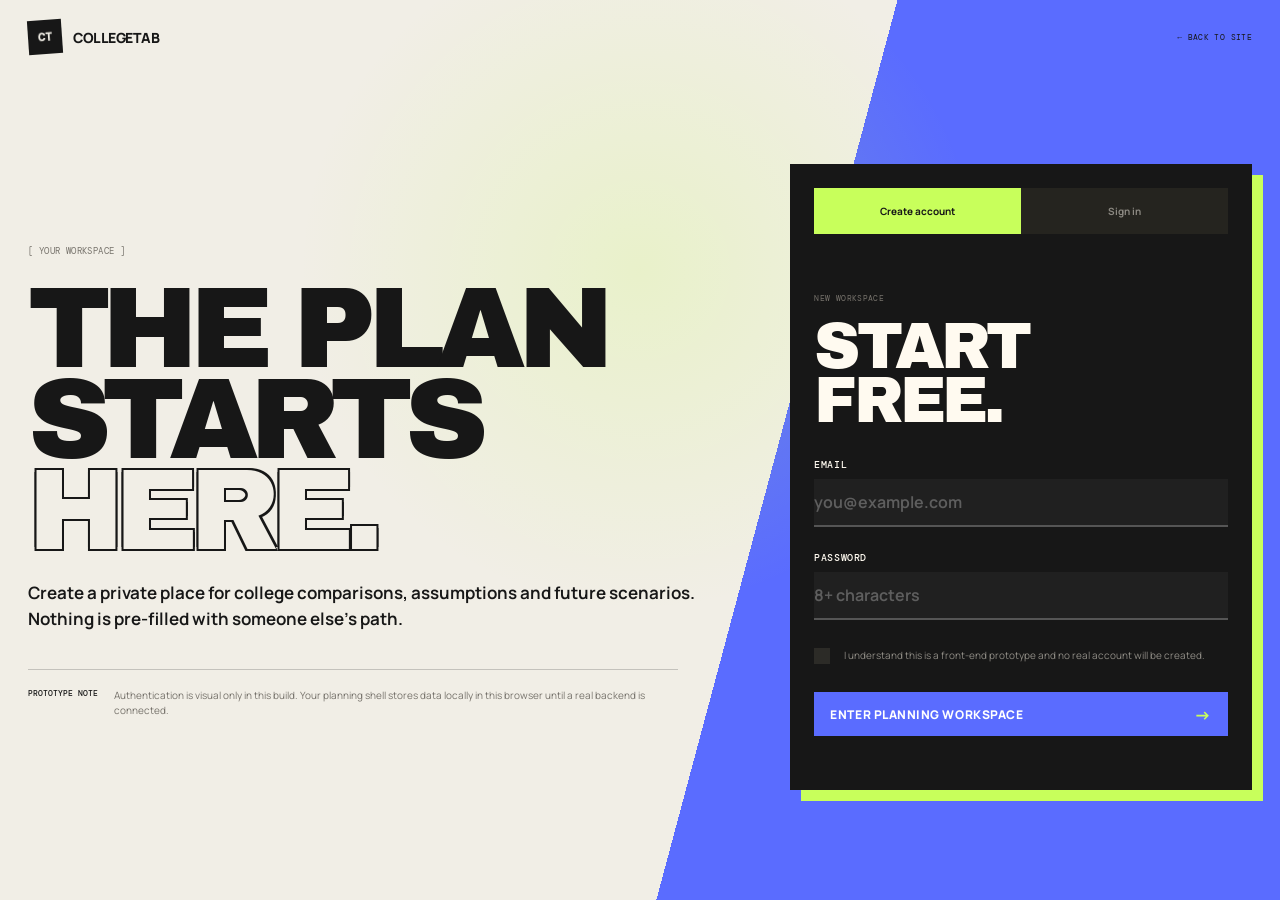
<file: auth.html>
<!doctype html>
<html lang="en">
<head>
  <meta charset="UTF-8" />
  <meta name="viewport" content="width=device-width, initial-scale=1.0" />
  <meta name="description" content="Sign in or create a CollegeTab planning workspace." />
  <title>CollegeTab — Enter Workspace</title>
  <link rel="preconnect" href="https://fonts.googleapis.com">
  <link rel="preconnect" href="https://fonts.gstatic.com" crossorigin>
  <link href="https://fonts.googleapis.com/css2?family=Archivo+Black&family=DM+Mono:wght@300;400;500&family=Manrope:wght@400;500;600;700;800&display=swap" rel="stylesheet">
  <link rel="stylesheet" href="design-system.css" />
  <link rel="stylesheet" href="auth.css" />
</head>
<body>
  <div class="auth-field" aria-hidden="true"></div>
  <header class="auth-header">
    <a class="fl-brand" href="index.html"><span class="fl-brand__mark">CT</span><span class="fl-brand__word">COLLEGETAB</span></a>
    <a href="index.html" class="fl-mono">← Back to site</a>
  </header>

  <main class="auth-main">
    <section class="auth-message">
      <span class="fl-mono">[ YOUR WORKSPACE ]</span>
      <h1>THE PLAN<br>STARTS <em>HERE.</em></h1>
      <p>Create a private place for college comparisons, assumptions and future scenarios. Nothing is pre-filled with someone else’s path.</p>
      <div class="auth-note"><b>Prototype note</b><span>Authentication is visual only in this build. Your planning shell stores data locally in this browser until a real backend is connected.</span></div>
    </section>

    <section class="auth-panel" aria-labelledby="authTitle">
      <div class="auth-tabs" role="tablist" aria-label="Account action">
        <button type="button" class="is-active" role="tab" aria-selected="true" data-auth-tab="signup">Create account</button>
        <button type="button" role="tab" aria-selected="false" data-auth-tab="signin">Sign in</button>
      </div>
      <form id="authForm" novalidate>
        <span class="fl-mono" id="authKicker">New workspace</span>
        <h2 id="authTitle">START FREE.</h2>
        <label class="field-block"><span class="fl-label">Email</span><input class="fl-input" id="authEmail" type="email" autocomplete="email" placeholder="you@example.com" required></label>
        <label class="field-block"><span class="fl-label">Password</span><input class="fl-input" id="authPassword" type="password" minlength="8" autocomplete="new-password" placeholder="8+ characters" required></label>
        <label class="prototype-consent" id="termsRow"><input type="checkbox" id="termsCheck"><span>I understand this is a front-end prototype and no real account will be created.</span></label>
        <button class="fl-button fl-button--blue auth-submit" type="submit"><span id="authButtonText">Enter planning workspace</span><span class="fl-button__arrow">→</span></button>
        <p class="auth-error" id="authError" role="alert"></p>
      </form>
    </section>
  </main>
  <script src="auth.js"></script>
</body>
</html>
</file>
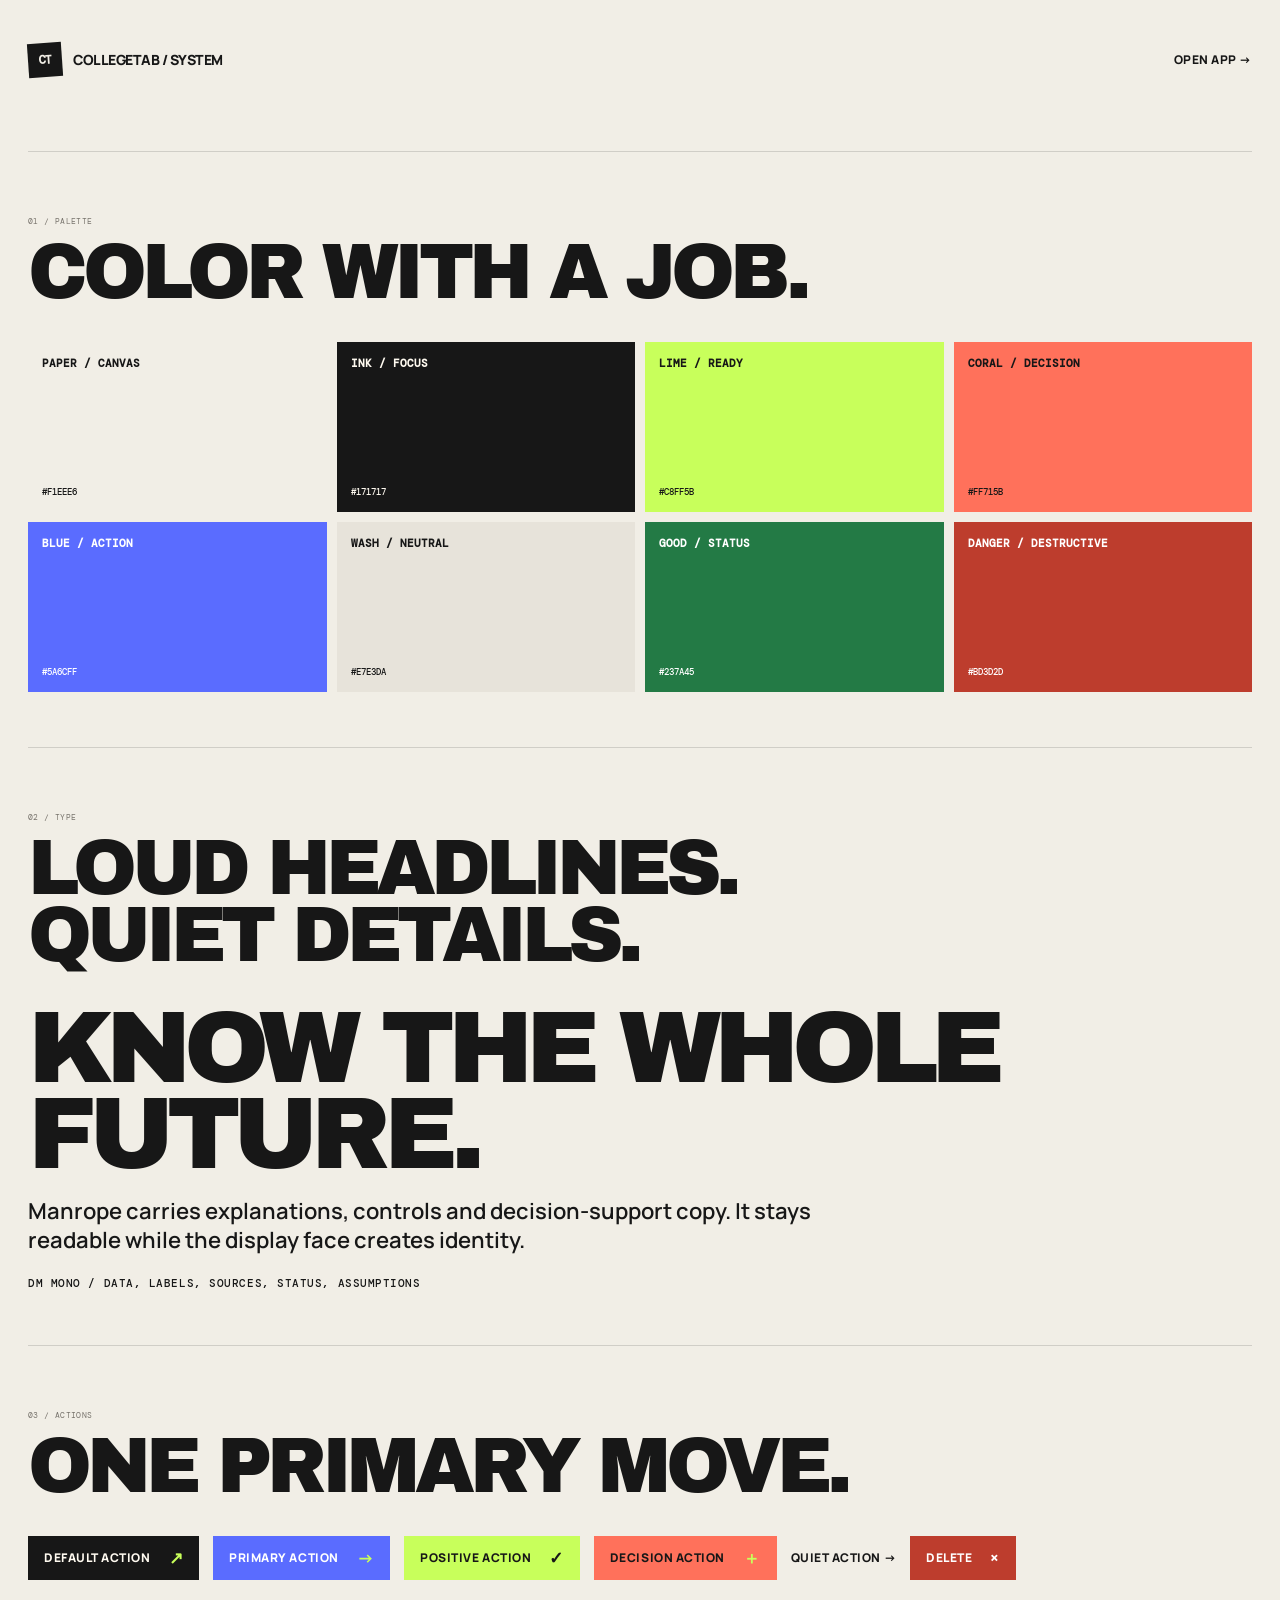
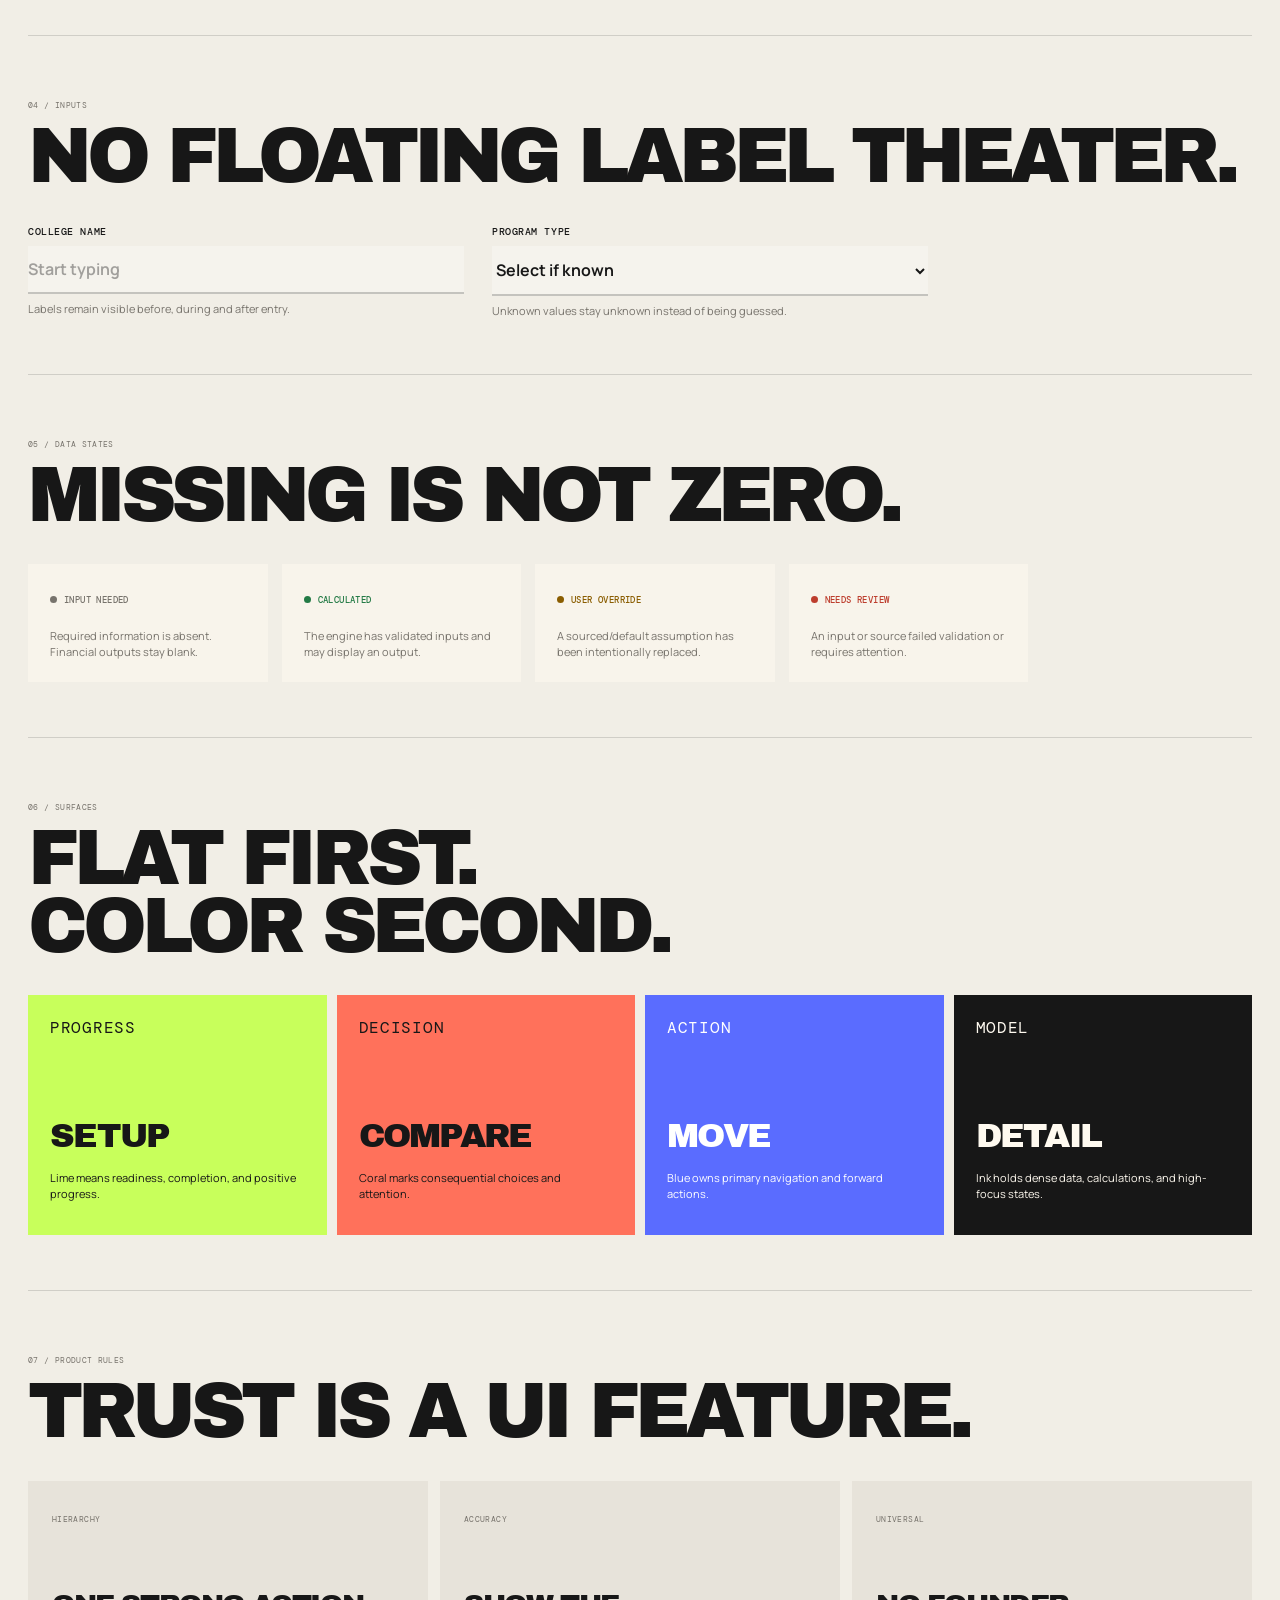
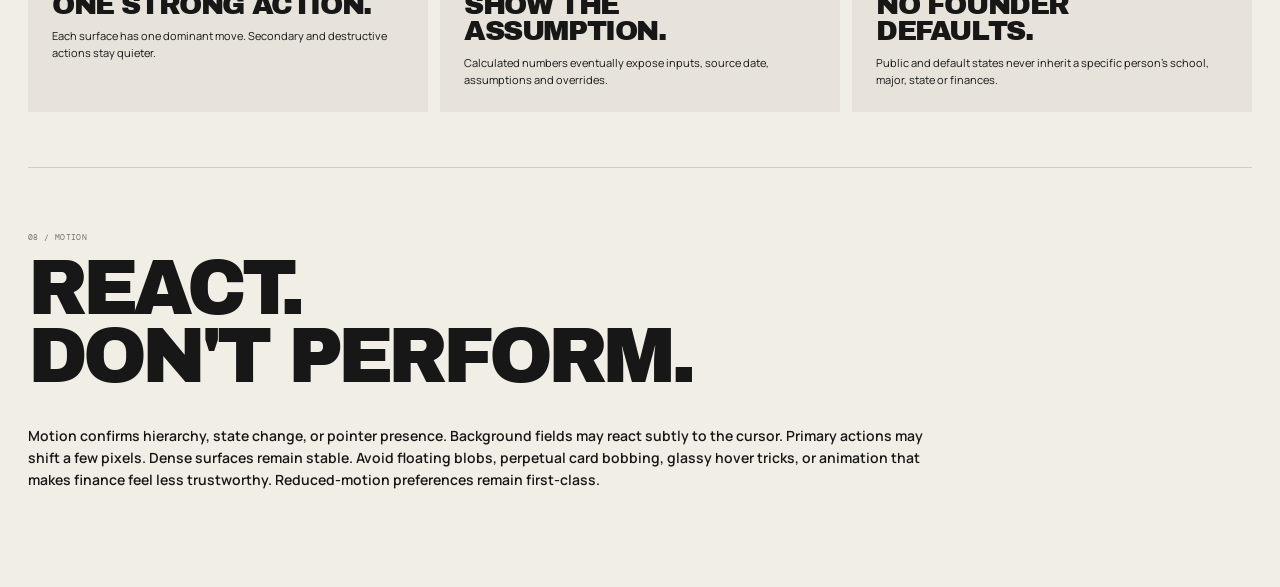
<file: design-system.html>
<!doctype html>
<html lang="en">
<head>
  <meta charset="UTF-8" />
  <meta name="viewport" content="width=device-width, initial-scale=1.0" />
  <title>CollegeTab — Design System</title>
  <link rel="preconnect" href="https://fonts.googleapis.com">
  <link rel="preconnect" href="https://fonts.gstatic.com" crossorigin>
  <link href="https://fonts.googleapis.com/css2?family=Archivo+Black&family=DM+Mono:wght@300;400;500&family=Manrope:wght@400;500;600;700;800&display=swap" rel="stylesheet">
  <link rel="stylesheet" href="design-system.css" />
  <style>
    body{padding:28px}.guide{width:min(1400px,100%);margin:auto}.guide-head{display:flex;justify-content:space-between;align-items:center;padding:10px 0 70px}.guide-section{padding:55px 0;border-top:1px solid rgba(23,23,23,.15)}.guide-section>h2{margin:10px 0 35px;font:400 clamp(42px,6vw,80px)/.88 var(--fl-font-display);letter-spacing:-.065em}.guide-label{color:var(--fl-muted);font-size:8px}.swatches{display:grid;grid-template-columns:repeat(4,1fr);gap:10px}.swatch{min-height:170px;padding:14px;display:flex;flex-direction:column;justify-content:space-between;font:500 9px var(--fl-font-mono)}.swatch strong{font-size:11px}.type-stack{display:grid;gap:20px}.type-display{font:400 clamp(48px,8vw,118px)/.84 var(--fl-font-display);letter-spacing:-.07em}.type-body{max-width:800px;font-size:22px;line-height:1.35;font-weight:600}.type-mono{font:500 11px var(--fl-font-mono);letter-spacing:.05em}.component-row{display:flex;flex-wrap:wrap;gap:14px;align-items:center}.form-grid{display:grid;grid-template-columns:1fr 1fr;gap:28px;max-width:900px}.surface-grid{display:grid;grid-template-columns:repeat(4,1fr);gap:10px}.surface-grid>div{min-height:240px;padding:22px;display:flex;flex-direction:column}.surface-grid h3{margin:auto 0 8px;font:400 34px/.92 var(--fl-font-display);letter-spacing:-.05em}.surface-grid p{font-size:11px;line-height:1.45}.status-grid{display:grid;grid-template-columns:repeat(4,1fr);gap:14px;max-width:1000px}.status-cell{padding:22px;background:rgba(255,250,240,.55)}.status-cell p{margin:20px 0 0;color:var(--fl-muted);font-size:11px;line-height:1.45}.rule-grid{display:grid;grid-template-columns:repeat(3,1fr);gap:12px}.rule-card{min-height:230px;padding:24px;background:var(--fl-wash)}.rule-card span{font-size:8px;color:var(--fl-muted)}.rule-card h3{margin:65px 0 10px;font:400 28px/.95 var(--fl-font-display);letter-spacing:-.05em}.rule-card p{margin:0;font-size:11px;line-height:1.5}.motion-rule{max-width:900px;font-size:14px;line-height:1.55;font-weight:600}@media(max-width:900px){.swatches,.surface-grid,.status-grid{grid-template-columns:1fr 1fr}.form-grid,.rule-grid{grid-template-columns:1fr}}@media(max-width:520px){body{padding:16px}.guide-head .fl-brand__word{display:none}.swatches,.surface-grid,.status-grid{grid-template-columns:1fr}}
  </style>
</head>
<body>
  <main class="guide">
    <header class="guide-head"><a class="fl-brand" href="index.html"><span class="fl-brand__mark">CT</span><span class="fl-brand__word">COLLEGETAB / SYSTEM</span></a><a class="fl-button fl-button--quiet" href="app.html#overview">Open app →</a></header>

    <section class="guide-section"><span class="guide-label fl-mono">01 / Palette</span><h2>COLOR WITH A JOB.</h2><div class="swatches">
      <div class="swatch" style="background:var(--fl-paper)"><strong>PAPER / CANVAS</strong><span>#F1EEE6</span></div><div class="swatch" style="background:var(--fl-ink);color:var(--fl-cream)"><strong>INK / FOCUS</strong><span>#171717</span></div><div class="swatch" style="background:var(--fl-lime)"><strong>LIME / READY</strong><span>#C8FF5B</span></div><div class="swatch" style="background:var(--fl-coral)"><strong>CORAL / DECISION</strong><span>#FF715B</span></div><div class="swatch" style="background:var(--fl-blue);color:white"><strong>BLUE / ACTION</strong><span>#5A6CFF</span></div><div class="swatch" style="background:var(--fl-wash)"><strong>WASH / NEUTRAL</strong><span>#E7E3DA</span></div><div class="swatch" style="background:var(--fl-good);color:white"><strong>GOOD / STATUS</strong><span>#237A45</span></div><div class="swatch" style="background:var(--fl-danger);color:white"><strong>DANGER / DESTRUCTIVE</strong><span>#BD3D2D</span></div>
    </div></section>

    <section class="guide-section"><span class="guide-label fl-mono">02 / Type</span><h2>LOUD HEADLINES.<br>QUIET DETAILS.</h2><div class="type-stack"><div class="type-display">KNOW THE WHOLE FUTURE.</div><div class="type-body">Manrope carries explanations, controls and decision-support copy. It stays readable while the display face creates identity.</div><div class="type-mono">DM MONO / DATA, LABELS, SOURCES, STATUS, ASSUMPTIONS</div></div></section>

    <section class="guide-section"><span class="guide-label fl-mono">03 / Actions</span><h2>ONE PRIMARY MOVE.</h2><div class="component-row"><button class="fl-button"><span>Default action</span><span class="fl-button__arrow">↗</span></button><button class="fl-button fl-button--blue"><span>Primary action</span><span class="fl-button__arrow">→</span></button><button class="fl-button fl-button--lime"><span>Positive action</span><span class="fl-button__arrow">✓</span></button><button class="fl-button fl-button--coral"><span>Decision action</span><span class="fl-button__arrow">＋</span></button><button class="fl-button fl-button--quiet">Quiet action →</button><button class="fl-button fl-button--danger"><span>Delete</span><span class="fl-button__arrow">×</span></button></div></section>

    <section class="guide-section"><span class="guide-label fl-mono">04 / Inputs</span><h2>NO FLOATING LABEL THEATER.</h2><div class="form-grid"><label><span class="fl-label">College name</span><input class="fl-input" placeholder="Start typing"><small class="fl-field-help">Labels remain visible before, during and after entry.</small></label><label><span class="fl-label">Program type</span><select class="fl-select"><option>Select if known</option></select><small class="fl-field-help">Unknown values stay unknown instead of being guessed.</small></label></div></section>

    <section class="guide-section"><span class="guide-label fl-mono">05 / Data states</span><h2>MISSING IS NOT ZERO.</h2><div class="status-grid"><div class="status-cell"><span class="fl-status fl-status--muted">Input needed</span><p>Required information is absent. Financial outputs stay blank.</p></div><div class="status-cell"><span class="fl-status fl-status--good">Calculated</span><p>The engine has validated inputs and may display an output.</p></div><div class="status-cell"><span class="fl-status fl-status--warning">User override</span><p>A sourced/default assumption has been intentionally replaced.</p></div><div class="status-cell"><span class="fl-status fl-status--danger">Needs review</span><p>An input or source failed validation or requires attention.</p></div></div></section>

    <section class="guide-section"><span class="guide-label fl-mono">06 / Surfaces</span><h2>FLAT FIRST.<br>COLOR SECOND.</h2><div class="surface-grid"><div class="fl-surface--lime"><span class="fl-mono">Progress</span><h3>SETUP</h3><p>Lime means readiness, completion, and positive progress.</p></div><div class="fl-surface--coral"><span class="fl-mono">Decision</span><h3>COMPARE</h3><p>Coral marks consequential choices and attention.</p></div><div class="fl-surface--blue"><span class="fl-mono">Action</span><h3>MOVE</h3><p>Blue owns primary navigation and forward actions.</p></div><div class="fl-surface--ink"><span class="fl-mono">Model</span><h3>DETAIL</h3><p>Ink holds dense data, calculations, and high-focus states.</p></div></div></section>

    <section class="guide-section"><span class="guide-label fl-mono">07 / Product rules</span><h2>TRUST IS A UI FEATURE.</h2><div class="rule-grid"><article class="rule-card"><span class="fl-mono">Hierarchy</span><h3>ONE STRONG ACTION.</h3><p>Each surface has one dominant move. Secondary and destructive actions stay quieter.</p></article><article class="rule-card"><span class="fl-mono">Accuracy</span><h3>SHOW THE ASSUMPTION.</h3><p>Calculated numbers eventually expose inputs, source date, assumptions and overrides.</p></article><article class="rule-card"><span class="fl-mono">Universal</span><h3>NO FOUNDER DEFAULTS.</h3><p>Public and default states never inherit a specific person’s school, major, state or finances.</p></article></div></section>

    <section class="guide-section"><span class="guide-label fl-mono">08 / Motion</span><h2>REACT.<br>DON'T PERFORM.</h2><p class="motion-rule">Motion confirms hierarchy, state change, or pointer presence. Background fields may react subtly to the cursor. Primary actions may shift a few pixels. Dense surfaces remain stable. Avoid floating blobs, perpetual card bobbing, glassy hover tricks, or animation that makes finance feel less trustworthy. Reduced-motion preferences remain first-class.</p></section>
  </main>
</body>
</html>
</file>
<file: design-system.css>
:root {
  /* Core palette — warm neutral base + three high-energy product accents. */
  --fl-paper: #f1eee6;
  --fl-ink: #171717;
  --fl-cream: #fffaf0;
  --fl-lime: #c8ff5b;
  --fl-coral: #ff715b;
  --fl-blue: #5a6cff;
  --fl-muted: #77736c;
  --fl-soft-ink: #2a2926;
  --fl-wash: #e7e3da;
  --fl-good: #237a45;
  --fl-danger: #bd3d2d;

  /* Backward-compatible aliases used by the landing page. */
  --paper: var(--fl-paper);
  --ink: var(--fl-ink);
  --cream: var(--fl-cream);
  --lime: var(--fl-lime);
  --coral: var(--fl-coral);
  --blue: var(--fl-blue);
  --muted: var(--fl-muted);

  /* Typography. */
  --fl-font-display: "Archivo Black", Impact, sans-serif;
  --fl-font-body: "Manrope", Arial, sans-serif;
  --fl-font-mono: "DM Mono", "Courier New", monospace;
  --fl-track-tight: -.055em;
  --fl-track-mono: .045em;

  /* Spacing: 4px base, deliberately generous at composition level. */
  --fl-space-1: 4px;
  --fl-space-2: 8px;
  --fl-space-3: 12px;
  --fl-space-4: 16px;
  --fl-space-5: 20px;
  --fl-space-6: 24px;
  --fl-space-8: 32px;
  --fl-space-10: 40px;
  --fl-space-12: 48px;
  --fl-space-16: 64px;
  --fl-space-20: 80px;
  --fl-space-24: 96px;

  /* Surfaces remain square. Hard shadows are used only for emphasis. */
  --fl-radius: 0px;
  --fl-shadow-sm: 5px 5px 0 var(--fl-ink);
  --fl-shadow-md: 9px 9px 0 var(--fl-ink);
  --fl-shadow-blue: 9px 9px 0 var(--fl-blue);

  /* Product layout + control sizing. */
  --fl-control-min: 44px;
  --fl-app-rail: 252px;
  --fl-content-max: 1500px;

  /* Motion. */
  --fl-ease: cubic-bezier(.2,.8,.2,1);
  --fl-fast: 150ms;
  --fl-base: 240ms;
  --fl-slow: 650ms;
  --mx: 50%;
  --my: 30%;
}

*, *::before, *::after { box-sizing: border-box; }
html { scroll-behavior: smooth; }
body {
  margin: 0;
  background: var(--fl-paper);
  color: var(--fl-ink);
  font-family: var(--fl-font-body);
  -webkit-font-smoothing: antialiased;
  text-rendering: optimizeLegibility;
}

::selection { background: var(--fl-lime); color: var(--fl-ink); }
a { color: inherit; text-decoration: none; }
button, input, select, textarea { font: inherit; color: inherit; }
button { border: 0; }
img, svg { display: block; max-width: 100%; }

:focus-visible {
  outline: 3px solid var(--fl-blue);
  outline-offset: 4px;
}

.fl-mono {
  font-family: var(--fl-font-mono);
  letter-spacing: var(--fl-track-mono);
  text-transform: uppercase;
}

.fl-display {
  font-family: var(--fl-font-display);
  letter-spacing: -.065em;
  line-height: .9;
  text-transform: uppercase;
}

.fl-brand {
  display: inline-flex;
  align-items: center;
  gap: 11px;
  width: max-content;
  font-weight: 800;
  letter-spacing: -.03em;
}

.fl-brand__mark {
  display: grid;
  place-items: center;
  width: 34px;
  height: 34px;
  background: var(--fl-ink);
  color: var(--fl-paper);
  font-family: var(--fl-font-mono);
  font-size: 12px;
  transform: rotate(-4deg);
}

.fl-brand__word { font-size: 14px; }

.fl-button {
  appearance: none;
  display: inline-flex;
  align-items: center;
  justify-content: space-between;
  gap: 18px;
  min-height: var(--fl-control-min);
  padding: 13px 16px;
  border: 0;
  border-radius: 0;
  background: var(--fl-ink);
  color: var(--fl-cream);
  font-size: 12px;
  font-weight: 800;
  letter-spacing: .045em;
  text-transform: uppercase;
  cursor: pointer;
  transition: transform var(--fl-fast) ease, background var(--fl-fast) ease, color var(--fl-fast) ease;
}

.fl-button:hover { transform: translateY(-2px); }
.fl-button:active { transform: translateY(0); }
.fl-button__arrow { color: var(--fl-lime); font-size: 17px; line-height: 1; }
.fl-button--blue { background: var(--fl-blue); color: white; }
.fl-button--blue .fl-button__arrow { color: var(--fl-lime); }
.fl-button--lime { background: var(--fl-lime); color: var(--fl-ink); }
.fl-button--lime .fl-button__arrow { color: var(--fl-ink); }
.fl-button--coral { background: var(--fl-coral); color: var(--fl-ink); }
.fl-button--paper { background: var(--fl-paper); color: var(--fl-ink); }
.fl-button--quiet { background: transparent; color: var(--fl-ink); padding-inline: 0; min-height: auto; }
.fl-button--quiet:hover { transform: none; color: var(--fl-blue); }
.fl-button:disabled { opacity: .45; cursor: not-allowed; transform: none; }

.fl-button--danger { background: var(--fl-danger); color: white; }
.fl-button--danger .fl-button__arrow { color: white; }

.fl-icon-button {
  appearance: none;
  display: inline-grid;
  place-items: center;
  width: var(--fl-control-min);
  height: var(--fl-control-min);
  padding: 0;
  border: 0;
  border-radius: 0;
  background: var(--fl-ink);
  color: var(--fl-cream);
  cursor: pointer;
  transition: transform var(--fl-fast) ease, background var(--fl-fast) ease, color var(--fl-fast) ease;
}
.fl-icon-button:hover { transform: translateY(-2px); }
.fl-icon-button--quiet { background: transparent; color: var(--fl-muted); }
.fl-icon-button--quiet:hover { color: var(--fl-danger); }

.fl-status {
  display: inline-flex;
  align-items: center;
  gap: 7px;
  width: max-content;
  font: 500 9px var(--fl-font-mono);
  letter-spacing: .045em;
  text-transform: uppercase;
}
.fl-status::before { content: ""; width: 7px; height: 7px; background: currentColor; border-radius: 50%; }
.fl-status--good { color: var(--fl-good); }
.fl-status--warning { color: #8a5d00; }
.fl-status--danger { color: var(--fl-danger); }
.fl-status--muted { color: var(--fl-muted); }

.fl-notice {
  display: grid;
  grid-template-columns: auto 1fr;
  gap: 14px;
  padding: 16px 0;
  border-top: 1px solid rgba(23,23,23,.16);
  border-bottom: 1px solid rgba(23,23,23,.16);
}
.fl-notice__label { font: 500 9px var(--fl-font-mono); letter-spacing: .045em; text-transform: uppercase; }
.fl-notice p { margin: 0; color: var(--fl-muted); font-size: 12px; line-height: 1.5; font-weight: 600; }

.fl-label {
  display: block;
  margin-bottom: 8px;
  font-family: var(--fl-font-mono);
  font-size: 10px;
  font-weight: 500;
  letter-spacing: .055em;
  text-transform: uppercase;
}

.fl-input,
.fl-select,
.fl-textarea {
  width: 100%;
  min-height: 48px;
  border: 0;
  border-bottom: 2px solid rgba(23,23,23,.22);
  border-radius: 0;
  background: rgba(255,255,255,.28);
  padding: 12px 0;
  font-size: 16px;
  font-weight: 650;
  outline: 0;
  transition: border-color var(--fl-fast) ease, background var(--fl-fast) ease;
}

.fl-input::placeholder,
.fl-textarea::placeholder { color: rgba(23,23,23,.38); }
.fl-input:focus,
.fl-select:focus,
.fl-textarea:focus { border-color: var(--fl-blue); background: rgba(255,255,255,.48); }
.fl-textarea { resize: vertical; min-height: 110px; }

.fl-field-help {
  display: block;
  margin-top: 7px;
  color: var(--fl-muted);
  font-size: 11px;
  line-height: 1.4;
}

.fl-badge {
  display: inline-flex;
  align-items: center;
  gap: 7px;
  min-height: 26px;
  padding: 5px 8px;
  background: var(--fl-wash);
  font-family: var(--fl-font-mono);
  font-size: 9px;
  font-weight: 500;
  letter-spacing: .055em;
  text-transform: uppercase;
}

.fl-badge--lime { background: var(--fl-lime); }
.fl-badge--coral { background: var(--fl-coral); }
.fl-badge--blue { background: var(--fl-blue); color: white; }
.fl-badge--ink { background: var(--fl-ink); color: var(--fl-cream); }

.fl-dot {
  width: 7px;
  height: 7px;
  border-radius: 50%;
  background: currentColor;
  flex: 0 0 auto;
}

.fl-rule { height: 1px; background: rgba(23,23,23,.15); border: 0; margin: 0; }

.fl-kbd {
  display: inline-grid;
  place-items: center;
  min-width: 24px;
  height: 24px;
  padding: 0 6px;
  background: var(--fl-wash);
  font: 500 9px var(--fl-font-mono);
}

.fl-surface {
  background: rgba(255,250,240,.72);
}

.fl-surface--ink { background: var(--fl-ink); color: var(--fl-cream); }
.fl-surface--lime { background: var(--fl-lime); }
.fl-surface--coral { background: var(--fl-coral); }
.fl-surface--blue { background: var(--fl-blue); color: white; }

.fl-empty {
  display: grid;
  align-content: center;
  min-height: 280px;
  padding: 34px;
  background: rgba(255,250,240,.54);
}

.fl-empty__index {
  margin-bottom: 52px;
  color: var(--fl-muted);
  font: 500 10px var(--fl-font-mono);
  letter-spacing: .05em;
  text-transform: uppercase;
}

.fl-empty h3 {
  max-width: 680px;
  margin: 0;
  font: 400 clamp(34px, 4vw, 64px)/.92 var(--fl-font-display);
  letter-spacing: -.06em;
  text-transform: uppercase;
}

.fl-empty p { max-width: 600px; margin: 16px 0 26px; line-height: 1.55; font-weight: 600; }

.fl-sr-only {
  position: absolute;
  width: 1px;
  height: 1px;
  padding: 0;
  margin: -1px;
  overflow: hidden;
  clip: rect(0,0,0,0);
  white-space: nowrap;
  border: 0;
}

@media (prefers-reduced-motion: reduce) {
  html { scroll-behavior: auto; }
  *, *::before, *::after {
    animation-duration: .001ms !important;
    animation-iteration-count: 1 !important;
    transition-duration: .001ms !important;
    scroll-behavior: auto !important;
  }
}
</file>
<file: styles.css>
body { overflow-x: hidden; cursor: default; }

.cursor-field {
  position: fixed;
  inset: 0;
  pointer-events: none;
  z-index: -3;
  overflow: hidden;
  background:
    radial-gradient(460px circle at var(--mx) var(--my), rgba(90,108,255,.13), transparent 68%),
    var(--paper);
}
.orb {
  position: absolute;
  border-radius: 50%;
  filter: blur(12px);
  opacity: .52;
  transform: translate3d(0,0,0);
}
.orb-a { width: 38vw; height: 38vw; background: rgba(200,255,91,.22); top: -18vw; right: -10vw; }
.orb-b { width: 28vw; height: 28vw; background: rgba(255,113,91,.16); top: 40vh; left: -16vw; }
.orb-c { width: 26vw; height: 26vw; background: rgba(90,108,255,.14); bottom: -14vw; right: 8vw; }
.grain {
  position: fixed;
  inset: 0;
  pointer-events: none;
  z-index: 50;
  opacity: .055;
  mix-blend-mode: multiply;
  background-image: url("data:image/svg+xml,%3Csvg viewBox='0 0 160 160' xmlns='http://www.w3.org/2000/svg'%3E%3Cfilter id='n'%3E%3CfeTurbulence type='fractalNoise' baseFrequency='.9' numOctaves='3' stitchTiles='stitch'/%3E%3C/filter%3E%3Crect width='100%25' height='100%25' filter='url(%23n)' opacity='.8'/%3E%3C/svg%3E");
}

.site-header {
  position: sticky;
  top: 0;
  z-index: 40;
  display: grid;
  grid-template-columns: 1fr auto 1fr;
  align-items: center;
  gap: 20px;
  padding: 16px 28px;
  background: rgba(241,238,230,.88);
  backdrop-filter: blur(14px);
}
.brand { display: inline-flex; align-items: center; gap: 11px; width: max-content; font-weight: 800; letter-spacing: -.03em; }
.brand-mark {
  display: grid;
  place-items: center;
  width: 34px;
  height: 34px;
  background: var(--ink);
  color: var(--paper);
  font-family: "DM Mono", monospace;
  font-size: 12px;
  transform: rotate(-4deg);
}
.brand-word { font-size: 14px; }
.nav { display: flex; gap: 30px; font-size: 13px; font-weight: 700; }
.nav a { position: relative; }
.nav a::after { content: ""; position: absolute; left: 0; bottom: -5px; width: 100%; height: 2px; background: var(--ink); transform: scaleX(0); transform-origin: right; transition: transform .25s ease; }
.nav a:hover::after { transform: scaleX(1); transform-origin: left; }
.site-actions { justify-self: end; display: flex; align-items: center; gap: 16px; }
.nav-signin { font: 700 10px "DM Mono", monospace; letter-spacing: .04em; }
.nav-signin:hover { color: var(--blue); }
.nav-cta { background: var(--ink); color: var(--cream); padding: 13px 16px; font-size: 12px; font-weight: 800; letter-spacing: .02em; }
.nav-cta span { color: var(--lime); margin-left: 8px; }

.section-shell { width: min(1500px, calc(100% - 56px)); margin: 0 auto; }
.mono { font-family: "DM Mono", monospace; letter-spacing: .025em; }

.hero { min-height: calc(100vh - 70px); padding: 10vh 0 0; display: flex; flex-direction: column; justify-content: space-between; }
.hero-kicker { font: 500 12px/1.2 "DM Mono", monospace; letter-spacing: .08em; }
.hero-title {
  margin: 4vh 0 5vh;
  font-family: "Archivo Black", sans-serif;
  font-size: clamp(58px, 10.4vw, 174px);
  line-height: .82;
  letter-spacing: -.075em;
  text-transform: uppercase;
  max-width: 1400px;
}
.scribble { position: relative; display: inline-block; z-index: 0; }
.scribble::before {
  content: "";
  position: absolute;
  left: -2%; right: -3%; top: 48%;
  height: .29em;
  background: var(--lime);
  transform: rotate(-1.5deg);
  z-index: -1;
}
.cutout { color: var(--paper); text-shadow: -2px -2px 0 var(--ink), 2px -2px 0 var(--ink), -2px 2px 0 var(--ink), 2px 2px 0 var(--ink); }
.hero-bottom { display: grid; grid-template-columns: 1.2fr .8fr; align-items: end; gap: 60px; padding-bottom: 40px; }
.hero-bottom p { max-width: 720px; margin: 0; font-size: clamp(18px, 2vw, 31px); line-height: 1.25; letter-spacing: -.03em; font-weight: 600; }
.primary-action {
  justify-self: end;
  width: min(100%, 390px);
  display: flex;
  align-items: center;
  justify-content: space-between;
  background: var(--blue);
  color: white;
  padding: 24px 25px;
  font-size: 13px;
  font-weight: 800;
  letter-spacing: .06em;
}
.action-arrow { font-size: 28px; line-height: 1; transition: transform .2s ease; }
.primary-action:hover .action-arrow { transform: translateX(6px); }
.ticker-strip { width: 100vw; margin-left: calc(50% - 50vw); overflow: hidden; background: var(--ink); color: var(--cream); padding: 14px 0; }
.ticker-track { display: flex; width: max-content; gap: 20px; align-items: center; animation: ticker 24s linear infinite; font: 500 12px/1 "DM Mono", monospace; white-space: nowrap; }
.ticker-track i { color: var(--lime); font-style: normal; }
@keyframes ticker { to { transform: translateX(-50%); } }

.manifesto { display: grid; grid-template-columns: .32fr 1.68fr; gap: 40px; padding: 145px 0 110px; }
.manifesto-index, .section-index { font-size: 11px; color: var(--muted); }
.eyebrow { margin: 0 0 26px; font: 500 12px/1.2 "DM Mono", monospace; letter-spacing: .08em; }
.display-copy { margin: 0; max-width: 1170px; font-size: clamp(38px, 5.45vw, 82px); line-height: .98; letter-spacing: -.055em; font-weight: 700; }
.display-copy span { color: var(--blue); }

.steps { display: grid; grid-template-columns: repeat(3, 1fr); gap: 14px; padding-bottom: 150px; }
.step { min-height: 570px; padding: 28px; display: flex; flex-direction: column; }
.step-lime { background: var(--lime); transform: rotate(-.55deg); }
.step-coral { background: var(--coral); transform: rotate(.45deg) translateY(26px); }
.step-blue { background: var(--blue); color: white; transform: rotate(-.35deg) translateY(8px); }
.step-num { font-size: 12px; margin-bottom: auto; }
.step h3 { margin: 70px 0 13px; font: 400 clamp(40px, 4vw, 66px)/.96 "Archivo Black", sans-serif; letter-spacing: -.06em; text-transform: uppercase; }
.step p { margin: 0 0 30px; max-width: 440px; font-size: 16px; line-height: 1.45; font-weight: 600; }
.mini-ui { margin-top: auto; }
.school-list div { display: grid; grid-template-columns: 35px 1fr auto; align-items: center; gap: 8px; padding: 13px 0; border-top: 1px solid rgba(23,23,23,.35); font-size: 11px; }
.school-list div:last-child { border-bottom: 1px solid rgba(23,23,23,.35); }
.school-list span { font-family: "DM Mono", monospace; }
.school-list strong { letter-spacing: -.02em; }
.school-list b { font-family: "DM Mono", monospace; font-weight: 500; }
.bars > div { display: grid; grid-template-columns: 1fr auto; gap: 9px 14px; align-items: center; margin-top: 17px; }
.bars label, .bars b { font: 500 10px "DM Mono", monospace; }
.bars span { grid-column: 1 / -1; width: var(--w); height: 8px; background: var(--ink); }
.projection svg { width: 100%; height: auto; overflow: visible; }
.projection-grid { stroke: rgba(255,255,255,.16); stroke-width: 1; fill: none; }
.projection-line { stroke: var(--lime); stroke-width: 5; fill: none; vector-effect: non-scaling-stroke; }
.projection-label { display: flex; justify-content: space-between; align-items: end; margin-top: 12px; }
.projection-label + .projection-label { display: none; }
.projection-label span, .projection-label b { font-family: "DM Mono", monospace; font-size: 10px; }
.projection-label b { font-size: 16px; }

.compare { padding: 130px 0 150px; }
.compare-header { display: grid; grid-template-columns: 1.2fr .8fr; gap: 80px; align-items: end; margin-bottom: 60px; }
.compare-header h2 { margin: 15px 0 0; font: 400 clamp(52px, 7vw, 112px)/.84 "Archivo Black", sans-serif; letter-spacing: -.07em; }
.compare-header h2 span { color: var(--coral); }
.compare-header p { margin: 0 0 8px; font-size: 19px; line-height: 1.5; font-weight: 600; max-width: 540px; }
.compare-board { background: var(--ink); color: var(--cream); padding: 24px; transform-style: preserve-3d; transition: transform .18s ease-out; }
.board-top, .board-foot { display: flex; justify-content: space-between; align-items: center; gap: 20px; font-size: 10px; }
.live-dot { font: 500 10px "DM Mono", monospace; display: flex; gap: 8px; align-items: center; }
.live-dot i { width: 7px; height: 7px; border-radius: 50%; background: var(--lime); box-shadow: 0 0 0 5px rgba(200,255,91,.12); }
.scenario-grid { display: grid; grid-template-columns: .72fr 1fr 1fr; gap: 1px; background: rgba(255,255,255,.15); margin: 22px 0; }
.scenario-grid > div { background: var(--ink); }
.scenario-labels { padding: 25px 18px; display: grid; grid-template-rows: repeat(5, 1fr); gap: 12px; font-size: 9px; color: #aaa69e; }
.scenario { padding: 25px; display: grid; grid-template-rows: repeat(5, 1fr); gap: 12px; font: 500 clamp(15px, 2vw, 26px)/1 "DM Mono", monospace; }
.scenario-b { background: var(--lime) !important; color: var(--ink); }
.scenario-school { display: flex; justify-content: space-between; gap: 20px; align-items: center; }
.scenario-school span { display: grid; place-items: center; width: 27px; height: 27px; background: var(--cream); color: var(--ink); font-size: 10px; }
.scenario-b .scenario-school span { background: var(--ink); color: var(--cream); }
.scenario-school strong { font-size: 12px; letter-spacing: .03em; }
.scenario-big { font-size: clamp(28px, 4vw, 58px); font-weight: 500; letter-spacing: -.05em; }
.winner em { background: var(--ink); color: var(--lime); font-style: normal; font-size: 10px; padding: 5px 7px; vertical-align: top; letter-spacing: 0; }
.board-foot button { appearance: none; border: 0; color: var(--lime); background: transparent; padding: 0; font: inherit; cursor: pointer; }

.truth { padding: 120px 0 170px; }
.truth-line { width: max-content; max-width: 100%; font: 400 clamp(48px, 8.9vw, 146px)/.85 "Archivo Black", sans-serif; letter-spacing: -.075em; white-space: nowrap; }
.truth-line-one { color: var(--blue); transform: rotate(-1.5deg); }
.truth-line-two { margin-left: auto; margin-top: 16px; color: var(--ink); transform: rotate(1deg); }
.truth p { max-width: 680px; margin: 70px 0 0 auto; font-size: 22px; line-height: 1.35; font-weight: 600; letter-spacing: -.02em; }

.calculator { display: grid; grid-template-columns: .8fr 1.2fr; gap: 70px; align-items: start; padding: 130px 0; }
.calc-left h2 { margin: 20px 0 25px; font: 400 clamp(48px, 6.4vw, 96px)/.87 "Archivo Black", sans-serif; letter-spacing: -.068em; }
.calc-left h2 span { color: var(--blue); }
.calc-left p { max-width: 510px; font-size: 17px; line-height: 1.6; }
.calc-console { background: var(--cream); padding: 36px; box-shadow: 18px 18px 0 var(--blue); transform-style: preserve-3d; transition: transform .18s ease-out; }
.console-row { display: grid; grid-template-columns: 1fr auto; gap: 14px; padding: 23px 0; }
.console-row + .console-row { border-top: 1px solid rgba(23,23,23,.18); }
.console-row label { font: 500 10px "DM Mono", monospace; letter-spacing: .05em; }
.console-row output { font: 500 15px "DM Mono", monospace; }
.console-row input { grid-column: 1 / -1; width: 100%; accent-color: var(--ink); cursor: ew-resize; }
input[type="range"] { appearance: none; height: 3px; background: #c9c5bc; outline: none; }
input[type="range"]::-webkit-slider-thumb { appearance: none; width: 18px; height: 18px; background: var(--ink); border-radius: 0; }
.console-result { margin-top: 24px; background: var(--lime); padding: 28px; }
.console-result span { display: block; font-size: 10px; }
.console-result strong { display: block; margin: 9px 0 4px; font: 400 clamp(45px, 6vw, 86px)/1 "Archivo Black", sans-serif; letter-spacing: -.06em; }
.console-result small { font-size: 10px; color: rgba(23,23,23,.62); }

.pricing { position: relative; display: grid; grid-template-columns: 1fr .8fr; gap: 100px; background: var(--coral); width: 100%; max-width: none; padding: 110px max(28px, calc((100vw - 1500px)/2)); overflow: hidden; }
.pricing-stamp { position: absolute; right: -20px; top: -25px; font: 400 120px/.75 "Archivo Black", sans-serif; letter-spacing: -.08em; color: rgba(23,23,23,.08); transform: rotate(8deg); }
.pricing-copy h2 { margin: 20px 0 20px; font: 400 clamp(57px, 7vw, 110px)/.84 "Archivo Black", sans-serif; letter-spacing: -.07em; }
.pricing-copy p { max-width: 620px; font-size: 18px; line-height: 1.5; font-weight: 600; }
.price-block { align-self: end; }
.price { font: 400 clamp(70px, 9vw, 140px)/.8 "Archivo Black", sans-serif; letter-spacing: -.07em; white-space: nowrap; }
.price sup { font-size: .32em; vertical-align: top; position: relative; top: .3em; margin-right: 5px; }
.price small { font: 500 12px "DM Mono", monospace; letter-spacing: .02em; }
.checkout { margin-top: 34px; background: var(--ink); color: var(--cream); display: flex; justify-content: space-between; padding: 25px; font-size: 13px; font-weight: 800; letter-spacing: .05em; }
.checkout span { color: var(--lime); }
.price-block p { font-size: 11px; font-family: "DM Mono", monospace; }

.final-cta { padding: 130px 0 100px; }
.final-cta p { font-size: 11px; }
.final-link { margin-top: 20px; display: flex; justify-content: space-between; align-items: baseline; font: 400 clamp(58px, 10vw, 160px)/.9 "Archivo Black", sans-serif; letter-spacing: -.075em; }
.final-link span { color: var(--blue); font-size: .7em; transition: transform .2s ease; }
.final-link:hover span { transform: translateX(10px); }

.site-footer { background: var(--ink); color: var(--cream); padding: 60px 28px 30px; }
.footer-brand { font: 400 clamp(50px, 10vw, 160px)/.8 "Archivo Black", sans-serif; letter-spacing: -.075em; color: var(--lime); overflow: hidden; }
.footer-meta { display: grid; grid-template-columns: 1fr auto auto 1fr; gap: 22px; margin-top: 55px; font-size: 9px; }
.footer-meta span:last-child { justify-self: end; }

.cursor-dot {
  position: fixed;
  left: 0; top: 0;
  z-index: 100;
  width: 14px;
  height: 14px;
  background: var(--ink);
  pointer-events: none;
  mix-blend-mode: difference;
  transform: translate(-50%, -50%);
  transition: width .12s ease, height .12s ease, background .12s ease;
}
.cursor-dot.is-link { width: 36px; height: 36px; background: white; }

.reveal { opacity: 0; transform: translateY(28px); transition: opacity .7s cubic-bezier(.2,.8,.2,1), transform .7s cubic-bezier(.2,.8,.2,1); }
.reveal.in { opacity: 1; transform: none; }

@media (max-width: 980px) {
  .site-header { grid-template-columns: 1fr auto; padding: 14px 18px; }
  .nav { display: none; }
  .brand-word { display: none; }
  .section-shell { width: min(100% - 32px, 1500px); }
  .hero { padding-top: 7vh; }
  .hero-title { font-size: clamp(58px, 15vw, 115px); }
  .hero-bottom, .manifesto, .compare-header, .calculator, .pricing { grid-template-columns: 1fr; }
  .primary-action { justify-self: start; }
  .manifesto { gap: 26px; }
  .steps { grid-template-columns: 1fr; gap: 22px; }
  .step { min-height: 520px; transform: none !important; }
  .compare-header { gap: 30px; }
  .scenario-grid { grid-template-columns: .58fr 1fr 1fr; }
  .scenario { padding: 18px; }
  .calculator { gap: 40px; }
  .pricing { padding-left: 20px; padding-right: 20px; }
  .price-block { max-width: 650px; }
  .truth-line { white-space: normal; }
  .truth-line-two { margin-left: 0; }
}

@media (max-width: 620px) {
  .site-actions { gap: 10px; }
  .nav-signin { display: none; }
  .nav-cta { font-size: 10px; padding: 12px; }
  .hero { min-height: 92vh; }
  .hero-title { font-size: 17vw; margin-top: 8vh; }
  .hero-bottom { gap: 30px; }
  .hero-bottom p { font-size: 18px; }
  .primary-action { width: 100%; }
  .manifesto, .compare, .calculator, .truth, .final-cta { padding-top: 90px; padding-bottom: 90px; }
  .steps { padding-bottom: 80px; }
  .display-copy { font-size: 11vw; }
  .scenario-grid { grid-template-columns: 86px 1fr 1fr; overflow-x: auto; }
  .scenario-labels, .scenario { min-width: 150px; }
  .board-foot { align-items: flex-start; flex-direction: column; }
  .calc-console { padding: 22px; box-shadow: 9px 9px 0 var(--blue); }
  .truth p { font-size: 18px; margin-top: 45px; }
  .pricing { gap: 40px; }
  .price { white-space: normal; }
  .footer-meta { grid-template-columns: 1fr 1fr; }
  .footer-meta span:last-child { justify-self: start; }
  .cursor-dot { display: none; }
}

@media (prefers-reduced-motion: reduce) {
  html { scroll-behavior: auto; }
  *, *::before, *::after { animation-duration: .001ms !important; animation-iteration-count: 1 !important; transition-duration: .001ms !important; }
  .reveal { opacity: 1; transform: none; }
  .cursor-dot { display: none; }
}
</file>
<file: app.css>
body.app-page {
  min-height: 100vh;
  overflow-x: hidden;
  background: var(--fl-paper);
}

.app-field {
  position: fixed;
  inset: 0;
  z-index: -3;
  pointer-events: none;
  background:
    radial-gradient(520px circle at var(--mx) var(--my), rgba(90,108,255,.11), transparent 66%),
    radial-gradient(500px circle at 92% 6%, rgba(200,255,91,.12), transparent 65%),
    var(--fl-paper);
}

.grain {
  position: fixed;
  inset: 0;
  pointer-events: none;
  z-index: 90;
  opacity: .045;
  mix-blend-mode: multiply;
  background-image: url("data:image/svg+xml,%3Csvg viewBox='0 0 160 160' xmlns='http://www.w3.org/2000/svg'%3E%3Cfilter id='n'%3E%3CfeTurbulence type='fractalNoise' baseFrequency='.9' numOctaves='3' stitchTiles='stitch'/%3E%3C/filter%3E%3Crect width='100%25' height='100%25' filter='url(%23n)' opacity='.8'/%3E%3C/svg%3E");
}

.cursor-dot {
  position: fixed;
  left: 0;
  top: 0;
  z-index: 100;
  width: 12px;
  height: 12px;
  pointer-events: none;
  background: white;
  mix-blend-mode: difference;
  transform: translate(-50%, -50%);
  transition: width var(--fl-fast) ease, height var(--fl-fast) ease;
}
.cursor-dot.is-link { width: 32px; height: 32px; }

.app-rail {
  position: fixed;
  inset: 0 auto 0 0;
  z-index: 40;
  width: var(--fl-app-rail);
  display: flex;
  flex-direction: column;
  background: var(--fl-ink);
  color: var(--fl-cream);
  padding: 22px 18px 18px;
}
.app-rail .fl-brand__mark { background: var(--fl-lime); color: var(--fl-ink); }
.app-rail .fl-brand__word { color: var(--fl-cream); }

.rail-head { display: grid; gap: 36px; }
.rail-plan { display: grid; gap: 7px; }
.rail-plan > span { color: #8d8981; font-size: 9px; }
.rail-plan button {
  width: 100%;
  display: flex;
  justify-content: space-between;
  align-items: center;
  gap: 10px;
  padding: 0;
  background: transparent;
  color: var(--fl-cream);
  cursor: pointer;
  text-align: left;
}
.rail-plan strong { overflow: hidden; white-space: nowrap; text-overflow: ellipsis; font-size: 13px; }
.rail-plan button span { color: var(--fl-lime); }

.rail-nav { display: grid; margin-top: 36px; }
.rail-group-label { margin: 18px 10px 8px; color: #77736c; font-size: 8px; }
.rail-nav a {
  display: grid;
  grid-template-columns: 30px 1fr;
  align-items: center;
  min-height: 42px;
  padding: 8px 10px;
  color: #a7a39b;
  font-size: 12px;
  transition: background var(--fl-fast) ease, color var(--fl-fast) ease, transform var(--fl-fast) ease;
}
.rail-nav a span { font: 500 8px var(--fl-font-mono); color: #65625d; }
.rail-nav a:hover { color: var(--fl-cream); transform: translateX(2px); }
.rail-nav a.is-active { background: var(--fl-cream); color: var(--fl-ink); }
.rail-nav a.is-active span { color: var(--fl-blue); }

.rail-foot { margin-top: auto; display: grid; gap: 15px; }
.rail-new-plan { width: 100%; }
.rail-back { color: #77736c; font-size: 8px; padding: 7px 0; }
.rail-back:hover { color: var(--fl-cream); }

.app-main { margin-left: var(--fl-app-rail); min-height: 100vh; }
.workspace-topbar {
  position: sticky;
  top: 0;
  z-index: 30;
  display: flex;
  justify-content: space-between;
  align-items: center;
  min-height: 84px;
  padding: 15px 32px 15px 38px;
  background: rgba(241,238,230,.86);
  backdrop-filter: blur(16px);
}
.workspace-breadcrumb { display: block; margin-bottom: 6px; color: var(--fl-muted); font-size: 8px; }
.workspace-breadcrumb b { color: var(--fl-ink); font-weight: 500; }
.workspace-topbar h1 { margin: 0; font-size: 14px; letter-spacing: -.02em; }
.workspace-actions { display: flex; align-items: center; gap: 16px; }
.save-status { display: flex; align-items: center; gap: 8px; color: var(--fl-muted); font-size: 8px; }
.save-status i { width: 6px; height: 6px; border-radius: 50%; background: var(--fl-good); }
.save-status.is-saving i { background: var(--fl-coral); }
.save-status.is-error { color: var(--fl-danger); }
.save-status.is-error i { background: var(--fl-danger); }
.profile-button { width: 38px; height: 38px; display: grid; place-items: center; background: var(--fl-blue); color: white; font: 500 9px var(--fl-font-mono); cursor: pointer; }

.workspace-views { padding: 0 38px 60px; }
.workspace-view { display: none; animation: viewIn 340ms var(--fl-ease) both; }
.workspace-view.is-active { display: block; }
@keyframes viewIn { from { opacity: 0; transform: translateY(10px); } to { opacity: 1; transform: none; } }

.view-index { color: var(--fl-muted); font-size: 9px; }
.view-heading {
  display: grid;
  grid-template-columns: minmax(0,1.4fr) minmax(280px,.6fr);
  gap: 54px;
  align-items: end;
  padding: 52px 0 40px;
}
.view-heading h2,
.overview-intro h2 {
  margin: 13px 0 0;
  font: 400 clamp(48px, 6.2vw, 105px)/.84 var(--fl-font-display);
  letter-spacing: -.07em;
  text-transform: uppercase;
}
.view-heading h2 span,
.overview-intro h2 span { color: var(--fl-blue); }
.view-heading > p { max-width: 520px; margin: 0 0 5px; font-size: 16px; line-height: 1.52; font-weight: 600; }
.compact-heading h2 { font-size: clamp(48px, 5.7vw, 88px); }

.overview-hero { display: grid; grid-template-columns: 1.35fr .65fr; min-height: 510px; }
.overview-intro { padding: 56px 55px 50px 0; align-self: center; }
.overview-intro p { max-width: 760px; margin: 24px 0 30px; font-size: 17px; line-height: 1.55; font-weight: 600; }
.setup-meter { padding: 32px; display: flex; flex-direction: column; }
.setup-meter__top { display: flex; justify-content: space-between; align-items: end; }
.setup-meter__top span { font-size: 9px; }
.setup-meter__top strong { font: 400 54px/.8 var(--fl-font-display); letter-spacing: -.06em; }
.setup-track { height: 9px; margin: 24px 0 34px; background: rgba(23,23,23,.14); overflow: hidden; }
.setup-track span { display: block; width: 0; height: 100%; background: var(--fl-ink); transition: width 450ms var(--fl-ease); }
.setup-list { list-style: none; margin: auto 0 0; padding: 0; }
.setup-list li { display: grid; grid-template-columns: 30px 1fr auto; align-items: center; gap: 10px; padding: 14px 0; border-top: 1px solid rgba(23,23,23,.22); }
.setup-list li:last-child { border-bottom: 1px solid rgba(23,23,23,.22); }
.setup-list li span { font: 500 9px var(--fl-font-mono); }
.setup-list li strong { font-size: 11px; }
.setup-list li em { font: 500 8px var(--fl-font-mono); font-style: normal; color: rgba(23,23,23,.52); }
.setup-list li.is-done em { color: var(--fl-good); }
.setup-list li.is-done em::before { content: "✓ "; }
.setup-list li.is-partial em { color: #8a5d00; }

.metric-strip { display: grid; grid-template-columns: repeat(4,1fr); margin: 20px 0; background: rgba(23,23,23,.14); gap: 1px; }
.metric-strip article { min-height: 165px; padding: 22px; background: rgba(255,250,240,.62); display: flex; flex-direction: column; }
.metric-strip span { font-size: 8px; color: var(--fl-muted); }
.metric-strip strong { margin: auto 0 5px; font: 400 38px/.9 var(--fl-font-display); letter-spacing: -.055em; }
.metric-strip small { font-size: 10px; color: var(--fl-muted); }

.overview-grid { display: grid; grid-template-columns: 1.2fr .8fr; gap: 20px; }
.next-action, .principle-panel { min-height: 310px; padding: 30px; display: flex; flex-direction: column; align-items: flex-start; }
.next-action > span, .principle-panel > span { font-size: 9px; }
.next-action h3 { margin: auto 0 10px; max-width: 680px; font: 400 clamp(36px, 4.7vw, 70px)/.9 var(--fl-font-display); letter-spacing: -.06em; text-transform: uppercase; }
.next-action p { max-width: 620px; margin: 0 0 24px; font-size: 13px; line-height: 1.5; font-weight: 650; }
.principle-panel blockquote { margin: auto 0 17px; font: 400 clamp(28px,3.3vw,50px)/.98 var(--fl-font-display); letter-spacing: -.055em; text-transform: uppercase; }
.principle-panel p { max-width: 450px; margin: 0; color: #aaa69e; font-size: 12px; line-height: 1.5; }

.onboarding-shell { display: grid; grid-template-columns: 250px 1fr; background: var(--fl-ink); color: var(--fl-cream); min-height: 560px; }
.onboarding-steps { padding: 24px 0; border-right: 1px solid rgba(255,255,255,.13); }
.onboarding-steps button { width: 100%; display: grid; grid-template-columns: 38px 1fr; gap: 7px; align-items: center; min-height: 56px; padding: 12px 20px; background: transparent; color: #817e77; cursor: pointer; text-align: left; }
.onboarding-steps button span { font: 500 8px var(--fl-font-mono); }
.onboarding-steps button strong { font-size: 12px; }
.onboarding-steps button.is-active { background: var(--fl-cream); color: var(--fl-ink); }
.onboarding-steps button.is-active span { color: var(--fl-blue); }
.onboarding-form { display: flex; flex-direction: column; min-width: 0; }
.onboarding-panel { display: none; flex: 1; padding: 48px clamp(28px,5vw,72px); }
.onboarding-panel.is-active { display: block; animation: viewIn 280ms var(--fl-ease) both; }
.panel-kicker { color: #89857e; font-size: 8px; }
.onboarding-panel h3 { max-width: 780px; margin: 14px 0 36px; font: 400 clamp(38px,4.7vw,70px)/.92 var(--fl-font-display); letter-spacing: -.06em; text-transform: uppercase; }
.onboarding-form .fl-input, .onboarding-form .fl-select { color: var(--fl-cream); border-bottom-color: rgba(255,255,255,.24); background: rgba(255,255,255,.04); }
.onboarding-form .fl-input::placeholder { color: rgba(255,255,255,.3); }
.onboarding-form .fl-input:focus, .onboarding-form .fl-select:focus { border-bottom-color: var(--fl-lime); background: rgba(255,255,255,.07); }
.onboarding-form .fl-select option { color: var(--fl-ink); }
.onboarding-form .fl-field-help { color: #8c8982; }
.field-block { display: block; margin-top: 28px; }
.field-pair { display: grid; grid-template-columns: 1fr 1fr; gap: 28px; }
.choice-grid { display: grid; grid-template-columns: repeat(3,1fr); gap: 10px; }
.choice-grid label, .priority-grid label { position: relative; cursor: pointer; }
.choice-grid input, .priority-grid input { position: absolute; opacity: 0; pointer-events: none; }
.choice-grid label > span { min-height: 150px; display: flex; flex-direction: column; justify-content: end; padding: 20px; background: #24231f; transition: background var(--fl-fast) ease, color var(--fl-fast) ease, transform var(--fl-fast) ease; }
.choice-grid label:hover > span { transform: translateY(-2px); }
.choice-grid b { font: 400 27px/.95 var(--fl-font-display); letter-spacing: -.05em; text-transform: uppercase; }
.choice-grid small { margin-top: 8px; color: #8f8b84; font-size: 10px; line-height: 1.4; }
.choice-grid input:checked + span { background: var(--fl-lime); color: var(--fl-ink); }
.choice-grid input:checked + span small { color: rgba(23,23,23,.6); }
.choice-grid input:focus-visible + span, .priority-grid input:focus-visible + span { outline: 3px solid var(--fl-blue); outline-offset: 3px; }
.priority-grid { display: grid; grid-template-columns: 1fr 1fr; gap: 10px; }
.priority-grid label > span { min-height: 85px; display: flex; align-items: end; padding: 17px; background: #24231f; font-weight: 750; font-size: 12px; transition: background var(--fl-fast) ease, color var(--fl-fast) ease; }
.priority-grid input:checked + span { background: var(--fl-coral); color: var(--fl-ink); }
.onboarding-note { margin-top: 28px; padding: 18px; background: rgba(255,255,255,.06); }
.onboarding-note strong { font-size: 12px; }
.onboarding-note p { margin: 6px 0 0; color: #98948c; font-size: 11px; line-height: 1.5; }
.onboarding-actions { min-height: 75px; display: grid; grid-template-columns: 1fr auto auto; align-items: center; gap: 15px; padding: 14px 22px; border-top: 1px solid rgba(255,255,255,.13); }
.onboarding-actions > span { color: #77736c; font-size: 8px; }
.onboarding-actions #onboardingBack { justify-self: start; color: #aaa69e; }
.onboarding-actions #onboardingNext, .onboarding-actions #onboardingFinish { grid-column: 3; }

.school-search-bar, .saved-toolbar { display: flex; justify-content: space-between; align-items: end; gap: 20px; padding: 24px; background: var(--fl-ink); color: var(--fl-cream); }
.school-search-bar > div { display: grid; gap: 7px; }
.school-search-bar span { color: #85817b; font-size: 8px; }
.school-search-bar strong { font: 400 24px/.95 var(--fl-font-display); letter-spacing: -.04em; text-transform: uppercase; }
.school-list-shell { min-height: 360px; }
.school-empty { min-height: 360px; display: grid; grid-template-columns: .8fr 1.2fr; align-items: center; gap: 40px; padding: 50px; background: rgba(255,250,240,.5); }
.school-empty .empty-graphic { min-height: 220px; position: relative; background: var(--fl-lime); overflow: hidden; }
.school-empty .empty-graphic::before, .school-empty .empty-graphic::after { content: ""; position: absolute; background: var(--fl-ink); }
.school-empty .empty-graphic::before { width: 65%; height: 22px; left: 18%; top: 38%; transform: rotate(-8deg); }
.school-empty .empty-graphic::after { width: 22px; height: 65%; top: 18%; left: 48%; transform: rotate(8deg); }
.school-empty h3 { margin: 0; font: 400 clamp(38px,4.5vw,68px)/.9 var(--fl-font-display); letter-spacing: -.06em; text-transform: uppercase; }
.school-empty p { max-width: 560px; margin: 15px 0 0; font-size: 13px; line-height: 1.55; font-weight: 600; }
.school-items { display: grid; }
.school-item { display: grid; grid-template-columns: 44px 1fr auto auto; align-items: center; gap: 18px; min-height: 92px; padding: 17px 24px; background: rgba(255,250,240,.58); border-bottom: 1px solid rgba(23,23,23,.13); }
.school-item__num { font: 500 9px var(--fl-font-mono); color: var(--fl-muted); }
.school-item strong { font-size: 18px; letter-spacing: -.025em; }
.school-item small { font: 500 8px var(--fl-font-mono); color: var(--fl-muted); }
.school-item__status { padding: 6px 8px; background: var(--fl-wash); font: 500 8px var(--fl-font-mono); }
.school-remove { background: transparent; padding: 9px; cursor: pointer; font-size: 18px; color: var(--fl-muted); }
.school-remove:hover { color: var(--fl-danger); }


.compare-picker {
  display: grid;
  grid-template-columns: minmax(0,1fr) auto minmax(0,1fr);
  gap: 18px;
  align-items: end;
  margin-bottom: 12px;
  padding: 22px 24px;
  background: rgba(255,250,240,.62);
}
.compare-picker label { min-width: 0; }
.compare-picker label:first-child { box-shadow: inset 0 5px 0 var(--fl-lime); padding-top: 16px; }
.compare-picker label:last-child { box-shadow: inset 0 5px 0 var(--fl-coral); padding-top: 16px; }
.compare-picker .fl-select { background: transparent; }
.compare-picker .fl-select:disabled { opacity: .48; cursor: not-allowed; }
.compare-vs { align-self: center; padding-bottom: 13px; color: var(--fl-muted); font-size: 9px; }

.compare-shell { background: var(--fl-ink); color: var(--fl-cream); padding: 24px; }
.compare-row { display: grid; grid-template-columns: minmax(200px,.8fr) 1fr 1fr; gap: 1px; background: rgba(255,255,255,.13); border-bottom: 1px solid rgba(255,255,255,.08); }
.compare-row > * { min-height: 67px; display: flex; align-items: center; padding: 18px; background: var(--fl-ink); }
.compare-row > span { color: #8e8a83; font-size: 11px; }
.compare-row > strong { font: 500 19px var(--fl-font-mono); }
.compare-row--head { border-bottom: 0; }
.compare-row--head > span { font-size: 8px; }
.compare-row--head > div { display: flex; flex-direction: column; align-items: flex-start; justify-content: center; background: #24231f; }
.compare-row--head b { font: 400 24px/.95 var(--fl-font-display); text-transform: uppercase; letter-spacing: -.04em; }
.compare-row--head small { margin-top: 6px; color: #7c7972; font: 500 8px var(--fl-font-mono); }
.compare-row--head > div:nth-child(2) { box-shadow: inset 0 5px 0 var(--fl-lime); }
.compare-row--head > div:nth-child(3) { box-shadow: inset 0 5px 0 var(--fl-coral); }
.compare-row--result > strong { color: var(--fl-lime); font-size: 26px; }
.compare-foot { display: flex; justify-content: space-between; align-items: center; gap: 40px; padding: 25px 0; }
.compare-foot p { max-width: 760px; margin: 0; color: var(--fl-muted); font-size: 11px; line-height: 1.55; }

.model-map { display: grid; grid-template-columns: repeat(4,1fr); gap: 12px; }
.model-module { min-height: 340px; padding: 25px; display: flex; flex-direction: column; }
.model-module > span { font-size: 8px; opacity: .64; }
.model-module h3 { margin: auto 0 12px; font: 400 35px/.92 var(--fl-font-display); letter-spacing: -.055em; text-transform: uppercase; }
.model-module p { margin: 0 0 18px; font-size: 11px; line-height: 1.5; font-weight: 650; opacity: .75; }
.model-module > strong { font: 500 8px var(--fl-font-mono); opacity: .65; }
.projection-stage { margin-top: 20px; min-height: 330px; display: grid; grid-template-columns: .75fr 1.25fr; gap: 40px; align-items: center; padding: 34px; background: rgba(255,250,240,.58); }
.projection-stage > div:first-child > span { font-size: 8px; color: var(--fl-muted); }
.projection-stage h3 { margin: 13px 0; font: 400 clamp(38px,4.4vw,67px)/.9 var(--fl-font-display); letter-spacing: -.06em; }
.projection-stage p { max-width: 560px; margin: 0; font-size: 12px; line-height: 1.55; font-weight: 600; }
.projection-placeholder { position: relative; height: 210px; display: grid; grid-template-columns: repeat(4,1fr); gap: 8px; align-items: end; border-bottom: 2px solid var(--fl-ink); }
.projection-placeholder span { display: block; background: var(--fl-wash); }
.projection-placeholder span:nth-child(1) { height: 22%; }
.projection-placeholder span:nth-child(2) { height: 38%; }
.projection-placeholder span:nth-child(3) { height: 58%; }
.projection-placeholder span:nth-child(4) { height: 82%; }
.projection-placeholder i { position: absolute; inset: 0; display: grid; place-items: center; font: 500 9px var(--fl-font-mono); font-style: normal; background: rgba(241,238,230,.52); backdrop-filter: blur(2px); }

.saved-toolbar { background: var(--fl-blue); color: white; }
.saved-toolbar > span { font-size: 8px; }
.saved-list { display: grid; }
.saved-empty { padding: 42px 0; color: var(--fl-muted); font-weight: 650; }
.saved-item { display: grid; grid-template-columns: 1fr auto auto; gap: 20px; align-items: center; min-height: 92px; padding: 18px 24px; border-bottom: 1px solid rgba(23,23,23,.14); background: rgba(255,250,240,.55); }
.saved-item strong { font-size: 17px; }
.saved-item small { display: block; margin-top: 5px; color: var(--fl-muted); font: 500 8px var(--fl-font-mono); }
.saved-item > span { font: 500 8px var(--fl-font-mono); color: var(--fl-muted); }
.saved-item__actions { display: flex; align-items: center; justify-content: flex-end; gap: 14px; }
.saved-item button { background: transparent; cursor: pointer; color: var(--fl-blue); font-weight: 800; font-size: 11px; }
.saved-item button.saved-delete { color: var(--fl-muted); font: 500 8px var(--fl-font-mono); }
.saved-item button.saved-delete:hover { color: var(--fl-danger); }

.settings-panel { max-width: 1000px; }
.settings-section { padding: 30px 0; border-top: 1px solid rgba(23,23,23,.16); }
.settings-section > span { display: block; margin-bottom: 27px; color: var(--fl-muted); font-size: 8px; }
.setting-toggle { display: flex; justify-content: space-between; gap: 30px; align-items: center; padding: 20px 0; cursor: pointer; }
.setting-toggle b { display: block; font-size: 13px; }
.setting-toggle small { display: block; margin-top: 5px; color: var(--fl-muted); font-size: 10px; }
.setting-toggle input { appearance: none; width: 46px; height: 25px; padding: 3px; background: var(--fl-wash); cursor: pointer; }
.setting-toggle input::before { content: ""; display: block; width: 19px; height: 19px; background: var(--fl-ink); transition: transform var(--fl-fast) ease; }
.setting-toggle input:checked { background: var(--fl-lime); }
.setting-toggle input:checked::before { transform: translateX(21px); }
.settings-actions { display: flex; gap: 28px; align-items: center; padding-top: 20px; }

.billing-grid { display: grid; grid-template-columns: .8fr 1.2fr; gap: 18px; max-width: 1100px; }
.billing-current, .billing-offer { min-height: 410px; padding: 30px; display: flex; flex-direction: column; }
.billing-grid article > span { font-size: 8px; opacity: .7; }
.billing-current h3 { margin: auto 0 12px; font: 400 clamp(46px,5vw,72px)/.9 var(--fl-font-display); letter-spacing: -.06em; text-transform: uppercase; }
.billing-current p, .billing-offer p { max-width: 520px; margin: 0 0 24px; font-size: 12px; line-height: 1.5; font-weight: 600; }
.billing-status { display: flex; align-items: center; gap: 8px; color: #aaa69e; font: 500 8px var(--fl-font-mono); }
.billing-status i { width: 7px; height: 7px; background: var(--fl-coral); border-radius: 50%; }
.billing-price { margin: auto 0 25px; font: 400 clamp(64px,7vw,108px)/.8 var(--fl-font-display); letter-spacing: -.07em; }
.billing-price sup { font-size: .3em; vertical-align: top; position: relative; top: .3em; }
.billing-price small { font: 500 10px var(--fl-font-mono); letter-spacing: .02em; }
.billing-offer .fl-button { align-self: flex-start; }

.fl-dialog { width: min(680px, calc(100% - 32px)); max-height: calc(100vh - 32px); padding: 0; border: 0; background: transparent; color: var(--fl-ink); }
.fl-dialog::backdrop { background: rgba(23,23,23,.72); backdrop-filter: blur(8px); }
.dialog-card { background: var(--fl-paper); padding: 28px; }
.dialog-head { display: flex; justify-content: space-between; align-items: center; }
.dialog-head span { font-size: 8px; color: var(--fl-muted); }
.dialog-head button { width: 34px; height: 34px; background: var(--fl-ink); color: var(--fl-cream); cursor: pointer; font-size: 18px; }
.dialog-card h2 { margin: 55px 0 15px; font: 400 clamp(42px,6vw,72px)/.85 var(--fl-font-display); letter-spacing: -.065em; }
.dialog-card h2 span { color: var(--fl-blue); }
.dialog-card > p { max-width: 560px; margin: 0 0 30px; font-size: 12px; line-height: 1.55; font-weight: 600; }
.dialog-actions { display: flex; justify-content: flex-end; align-items: center; gap: 22px; margin-top: 34px; }

.toast { position: fixed; z-index: 120; right: 24px; bottom: 24px; max-width: min(390px, calc(100% - 48px)); padding: 14px 16px; background: var(--fl-ink); color: var(--fl-cream); font: 500 10px/1.4 var(--fl-font-mono); transform: translateY(30px); opacity: 0; pointer-events: none; transition: opacity var(--fl-base) ease, transform var(--fl-base) var(--fl-ease); }
.toast.is-visible { opacity: 1; transform: none; }

.mobile-header, .mobile-bottom-nav { display: none; }

@media (max-width: 1120px) {
  .app-rail { width: 220px; }
  .app-main { margin-left: 220px; }
  .workspace-views { padding-inline: 28px; }
  .workspace-topbar { padding-inline: 28px; }
  .overview-hero { grid-template-columns: 1fr; }
  .overview-intro { padding-right: 0; }
  .setup-meter { min-height: 390px; }
  .metric-strip { grid-template-columns: 1fr 1fr; }
  .model-map { grid-template-columns: 1fr 1fr; }
  .choice-grid { grid-template-columns: 1fr; }
  .choice-grid label > span { min-height: 110px; }
}

@media (max-width: 820px) {
  .cursor-dot { display: none; }
  .mobile-header { position: sticky; top: 0; z-index: 55; display: flex; justify-content: space-between; align-items: center; height: 64px; padding: 12px 16px; background: rgba(241,238,230,.92); backdrop-filter: blur(15px); }
  .mobile-menu-button { background: var(--fl-ink); color: var(--fl-cream); padding: 10px 12px; font: 500 9px var(--fl-font-mono); }
  .app-rail { width: min(320px,86vw); transform: translateX(-101%); transition: transform var(--fl-base) var(--fl-ease); box-shadow: 20px 0 60px rgba(0,0,0,.18); }
  .app-rail.is-open { transform: none; }
  .app-main { margin-left: 0; }
  .workspace-topbar { top: 64px; min-height: 62px; padding: 10px 16px; }
  .workspace-topbar h1 { display: none; }
  .save-status { display: none; }
  .workspace-views { padding: 0 16px 90px; }
  .view-heading { grid-template-columns: 1fr; gap: 25px; padding-top: 36px; }
  .view-heading h2, .overview-intro h2 { font-size: clamp(46px,13vw,84px); }
  .overview-intro { padding-top: 45px; }
  .overview-grid, .billing-grid, .projection-stage { grid-template-columns: 1fr; }
  .metric-strip { grid-template-columns: 1fr 1fr; }
  .onboarding-shell { grid-template-columns: 1fr; }
  .onboarding-steps { display: grid; grid-template-columns: repeat(3,1fr); padding: 0; border-right: 0; border-bottom: 1px solid rgba(255,255,255,.13); }
  .onboarding-steps button { grid-template-columns: 1fr; min-height: 62px; padding: 12px; }
  .onboarding-steps button strong { font-size: 9px; }
  .onboarding-panel { padding: 34px 22px; }
  .field-pair { grid-template-columns: 1fr; gap: 0; }
  .priority-grid { grid-template-columns: 1fr; }
  .school-empty { grid-template-columns: 1fr; padding: 28px; }
  .school-empty .empty-graphic { min-height: 150px; }
  .compare-picker { grid-template-columns: 1fr; gap: 12px; }
  .compare-vs { display: none; }
  .compare-shell { overflow-x: auto; }
  .compare-row { min-width: 700px; }
  .compare-foot { align-items: flex-start; flex-direction: column; }
  .model-map { grid-template-columns: 1fr; }
  .model-module { min-height: 260px; }
  .mobile-bottom-nav { position: fixed; z-index: 50; inset: auto 0 0 0; display: grid; grid-template-columns: repeat(4,1fr); background: var(--fl-ink); color: #8c8881; }
  .mobile-bottom-nav a { display: grid; gap: 4px; place-items: center; min-height: 62px; font-size: 8px; font-weight: 750; }
  .mobile-bottom-nav a span { font: 500 7px var(--fl-font-mono); }
  .mobile-bottom-nav a.is-active { background: var(--fl-lime); color: var(--fl-ink); }
}

@media (max-width: 520px) {
  .fl-brand__word { display: none; }
  .workspace-breadcrumb { max-width: 210px; white-space: nowrap; overflow: hidden; text-overflow: ellipsis; }
  .metric-strip { grid-template-columns: 1fr; }
  .metric-strip article { min-height: 125px; }
  .setup-meter { padding: 23px; }
  .setup-list li { grid-template-columns: 26px 1fr; }
  .setup-list li em { grid-column: 2; }
  .school-search-bar { align-items: stretch; flex-direction: column; }
  .school-item { grid-template-columns: 34px 1fr auto; }
  .school-item__status { display: none; }
  .onboarding-actions { grid-template-columns: 1fr auto; }
  .onboarding-actions > span { display: none; }
  .onboarding-actions #onboardingNext, .onboarding-actions #onboardingFinish { grid-column: 2; }
  .saved-item { grid-template-columns: 1fr auto; }
  .saved-item > span { display: none; }
  .saved-item__actions { flex-direction: column; align-items: flex-end; gap: 8px; }
  .settings-actions { align-items: flex-start; flex-direction: column; }
  .dialog-card { padding: 22px; }
  .dialog-actions { align-items: stretch; flex-direction: column-reverse; }
  .dialog-actions .fl-button { width: 100%; }
}

body.reduce-motion *, body.reduce-motion *::before, body.reduce-motion *::after { animation-duration: .001ms !important; transition-duration: .001ms !important; }
@media (prefers-reduced-motion: reduce) { .cursor-dot { display: none; } }

.career-scaffold {
  display: grid;
  grid-template-columns: 1.25fr .8fr .8fr auto;
  gap: 22px;
  align-items: end;
  margin-top: 20px;
  padding: 26px;
  background: var(--fl-lime);
}
.career-scaffold > div > span { font-size: 8px; }
.career-scaffold h3 { margin: 9px 0 7px; font: 400 27px/.95 var(--fl-font-display); letter-spacing: -.05em; }
.career-scaffold p { max-width: 430px; margin: 0; font-size: 10px; line-height: 1.45; font-weight: 650; }
.career-scaffold .field-block { margin: 0; }
.career-scaffold .fl-input { background: rgba(255,255,255,.22); }
@media (max-width: 1120px) { .career-scaffold { grid-template-columns: 1fr 1fr; } }
@media (max-width: 820px) { .career-scaffold { grid-template-columns: 1fr; align-items: stretch; } }

/* ─────────────────────────────────────────────────────────────
   CollegeTab — Step 3 college-cost workflow
   ───────────────────────────────────────────────────────────── */
.college-heading { padding-bottom: 34px; }
.college-data-ribbon {
  display: grid;
  grid-template-columns: repeat(4, 1fr);
  gap: 1px;
  margin-bottom: 18px;
  background: rgba(23,23,23,.13);
}
.college-data-ribbon > div {
  min-height: 92px;
  display: flex;
  flex-direction: column;
  justify-content: space-between;
  padding: 16px 18px;
  background: rgba(255,250,240,.58);
}
.college-data-ribbon span { color: var(--fl-muted); font-size: 8px; }
.college-data-ribbon strong { font-size: 12px; line-height: 1.25; }

.college-search-shell {
  position: relative;
  z-index: 10;
  padding: 30px;
  background: var(--fl-blue);
  color: white;
}
.college-search-shell > label { display: grid; gap: 8px; }
.college-search-shell > label span { color: rgba(255,255,255,.68); font-size: 8px; }
.college-search-shell > label strong {
  font: 400 clamp(30px,4vw,52px)/.92 var(--fl-font-display);
  letter-spacing: -.05em;
}
.college-search-input-wrap { position: relative; margin-top: 26px; }
.college-search-input {
  width: 100%;
  height: 76px;
  padding: 0 180px 0 0;
  border: 0;
  border-bottom: 3px solid rgba(255,255,255,.48);
  outline: 0;
  background: transparent;
  color: white;
  font: 600 clamp(20px,3vw,31px) var(--fl-font-body);
  letter-spacing: -.035em;
}
.college-search-input::placeholder { color: rgba(255,255,255,.42); }
.college-search-input:focus { border-bottom-color: var(--fl-lime); }
.college-search-state {
  position: absolute;
  right: 0;
  top: 50%;
  transform: translateY(-50%);
  color: var(--fl-lime);
  font-size: 8px;
}
.college-search-results {
  display: none;
  margin: 1px -30px -30px;
  background: var(--fl-ink);
  color: var(--fl-cream);
}
.college-search-results.is-visible { display: grid; }
.college-search-result {
  width: 100%;
  display: grid;
  grid-template-columns: 92px minmax(0,1fr) minmax(120px,auto) 58px;
  gap: 16px;
  align-items: center;
  min-height: 84px;
  padding: 14px 30px;
  border-top: 1px solid rgba(255,255,255,.11);
  background: transparent;
  color: inherit;
  text-align: left;
  cursor: pointer;
  transition: background var(--fl-fast) ease, color var(--fl-fast) ease, opacity var(--fl-fast) ease;
}
.college-search-result:hover:not(:disabled), .college-search-result:focus-visible:not(:disabled) { background: var(--fl-lime); color: var(--fl-ink); }
.college-search-result:disabled { opacity: .42; cursor: default; }
.college-search-result__id { font-size: 7px; opacity: .58; }
.college-search-result__main { min-width: 0; }
.college-search-result__main strong { display: block; overflow: hidden; white-space: nowrap; text-overflow: ellipsis; font-size: 14px; }
.college-search-result__main small { display: block; margin-top: 5px; color: #96918a; font: 500 8px var(--fl-font-mono); }
.college-search-result:hover:not(:disabled) .college-search-result__main small, .college-search-result:focus-visible:not(:disabled) .college-search-result__main small { color: rgba(23,23,23,.62); }
.college-search-result__cost { text-align: right; }
.college-search-result__cost b { display: block; font: 500 14px var(--fl-font-mono); }
.college-search-result__cost small { display: block; margin-top: 4px; color: #96918a; font: 500 7px var(--fl-font-mono); }
.college-search-result:hover:not(:disabled) .college-search-result__cost small, .college-search-result:focus-visible:not(:disabled) .college-search-result__cost small { color: rgba(23,23,23,.62); }
.college-search-result__action { justify-self: end; font: 600 8px var(--fl-font-mono); }

.college-search-message { display: grid; gap: 5px; padding: 22px 30px; color: #aaa59c; font: 500 9px/1.55 var(--fl-font-mono); }
.college-search-message--error strong { color: var(--fl-coral); font-size: 10px; }
.college-search-message--error small { color: #858078; }

.shortlist-bar { margin-top: 18px; }
.shortlist-help { color: #8d8981; font-size: 8px; max-width: 330px; line-height: 1.45; text-align: right; }
.school-item { cursor: pointer; }
.school-item.is-selected { background: var(--fl-lime); }
.school-item.is-selected small { color: rgba(23,23,23,.58); }
.school-item__location { display: block; margin-top: 5px; }
.school-item__status.is-ready { background: var(--fl-blue); color: white; }
.school-item__cost { min-width: 112px; text-align: right; }
.school-item__cost b { display: block; font: 500 13px var(--fl-font-mono); }
.school-item__cost small { display: block; margin-top: 4px; }

.college-cost-workspace {
  margin-top: 24px;
  padding-bottom: 16px;
}
.cost-workspace-head {
  display: flex;
  justify-content: space-between;
  align-items: flex-end;
  gap: 30px;
  padding: 34px 0 24px;
  border-top: 7px solid var(--fl-ink);
}
.cost-workspace-head > div:first-child > span { color: var(--fl-muted); font-size: 8px; }
.cost-workspace-head h3 {
  margin: 10px 0 7px;
  font: 400 clamp(35px,5vw,66px)/.88 var(--fl-font-display);
  letter-spacing: -.06em;
}
.cost-workspace-head p { margin: 0; color: var(--fl-muted); font-size: 11px; font-weight: 650; }
.cost-workspace-actions { display: grid; justify-items: end; gap: 15px; }
.cost-data-status { font-size: 8px; }

.cost-context-grid {
  display: grid;
  grid-template-columns: repeat(3, 1fr);
  gap: 1px;
  background: rgba(23,23,23,.14);
}
.cost-context-grid label {
  display: block;
  min-width: 0;
  padding: 19px;
  background: rgba(255,250,240,.62);
}
.cost-context-grid small {
  display: block;
  margin-top: 8px;
  min-height: 30px;
  color: var(--fl-muted);
  font-size: 9px;
  line-height: 1.45;
  font-weight: 600;
}
.cost-integrity-note { margin: 22px 0; }

.cost-editor { background: var(--fl-cream); }
.cost-editor-head {
  display: flex;
  align-items: center;
  justify-content: space-between;
  gap: 20px;
  min-height: 72px;
  padding: 18px 22px;
  background: var(--fl-ink);
  color: var(--fl-cream);
}
.cost-editor-head span { color: #949088; font-size: 8px; }
.cost-editor-head strong { font-size: 11px; letter-spacing: .015em; }
.cost-line {
  display: grid;
  grid-template-columns: minmax(250px,1fr) minmax(170px,.4fr) 100px;
  gap: 20px;
  align-items: center;
  min-height: 98px;
  padding: 16px 22px;
  border-bottom: 1px solid rgba(23,23,23,.13);
}
.cost-line > div:first-child { display: grid; grid-template-columns: 32px 1fr; column-gap: 10px; align-items: center; }
.cost-line > div:first-child strong { font-size: 13px; }
.cost-line > div:first-child small { grid-column: 2; margin-top: 4px; color: var(--fl-muted); font: 500 8px/1.35 var(--fl-font-mono); }
.cost-line__index { grid-row: 1 / 3; color: var(--fl-muted); font: 500 8px var(--fl-font-mono); }
.cost-line output { text-align: right; font: 500 20px var(--fl-font-mono); }
.cost-line--source { background: var(--fl-wash); }
.source-chip {
  justify-self: end;
  padding: 6px 7px;
  background: var(--fl-ink);
  color: var(--fl-cream);
  font: 500 7px var(--fl-font-mono);
}
.cost-reset {
  justify-self: end;
  padding: 8px 0;
  background: transparent;
  color: var(--fl-blue);
  font: 500 8px var(--fl-font-mono);
  cursor: pointer;
}
.cost-reset:hover { color: var(--fl-ink); }
.money-input, .percent-input {
  display: flex;
  align-items: center;
  gap: 8px;
  border-bottom: 2px solid rgba(23,23,23,.2);
}
.money-input:focus-within, .percent-input:focus-within { border-bottom-color: var(--fl-blue); }
.money-input > span { color: var(--fl-muted); font: 500 13px var(--fl-font-mono); }
.money-input input, .percent-input input {
  min-width: 0;
  width: 100%;
  height: 48px;
  padding: 0;
  border: 0;
  outline: 0;
  background: transparent;
  font: 600 17px var(--fl-font-mono);
}
.money-input input::placeholder, .percent-input input::placeholder { color: #aaa59d; font: 500 9px var(--fl-font-mono); }
.percent-input span { white-space: nowrap; color: var(--fl-muted); font: 500 9px var(--fl-font-mono); }
.cost-split-grid {
  display: grid;
  grid-template-columns: 1fr 1fr;
  gap: 1px;
  background: rgba(23,23,23,.13);
  border-bottom: 1px solid rgba(23,23,23,.13);
}
.cost-input-card {
  display: block;
  padding: 22px;
  background: rgba(255,250,240,.72);
}
.cost-input-card small, .cost-aid-band small, .growth-band label small {
  display: block;
  margin-top: 9px;
  color: var(--fl-muted);
  font-size: 9px;
  line-height: 1.45;
  font-weight: 600;
}
.cost-aid-band {
  display: grid;
  grid-template-columns: 1fr 1fr;
  gap: 1px;
  margin-top: 20px;
  background: var(--fl-ink);
}
.cost-aid-band label { padding: 23px; background: var(--fl-lime); }
.cost-aid-band label:last-child { background: var(--fl-coral); }
.cost-aid-band .money-input { border-bottom-color: rgba(23,23,23,.28); }
.growth-band {
  display: grid;
  grid-template-columns: 1.1fr .9fr;
  gap: 1px;
  margin-top: 1px;
  background: rgba(23,23,23,.14);
}
.growth-band > div, .growth-band > label { padding: 24px; background: rgba(255,250,240,.68); }
.growth-band > div span { color: var(--fl-muted); font-size: 8px; }
.growth-band > div strong { display: block; margin: 10px 0 5px; font: 400 38px/.9 var(--fl-font-display); letter-spacing: -.05em; }
.growth-band > div small { color: var(--fl-muted); font: 500 8px var(--fl-font-mono); }

.cost-output-grid {
  display: grid;
  grid-template-columns: repeat(4, 1fr);
  gap: 1px;
  margin-top: 22px;
  background: var(--fl-ink);
}
.cost-output { min-height: 195px; display: flex; flex-direction: column; padding: 20px; }
.cost-output > span { font-size: 8px; opacity: .72; }
.cost-output strong { margin: auto 0 10px; font: 400 clamp(31px,3.5vw,51px)/.9 var(--fl-font-display); letter-spacing: -.055em; }
.cost-output small { font-size: 9px; line-height: 1.4; font-weight: 650; opacity: .7; }
.cost-output--ink { background: var(--fl-ink); color: var(--fl-cream); }
.cost-output--blue { background: var(--fl-blue); color: white; }
.cost-output--lime { background: var(--fl-lime); color: var(--fl-ink); }
.cost-output--coral { background: var(--fl-coral); color: var(--fl-ink); }

.source-ledger { margin-top: 22px; border-top: 1px solid rgba(23,23,23,.17); border-bottom: 1px solid rgba(23,23,23,.17); }
.source-ledger summary {
  list-style: none;
  display: flex;
  justify-content: space-between;
  gap: 20px;
  align-items: center;
  padding: 18px 0;
  cursor: pointer;
}
.source-ledger summary::-webkit-details-marker { display: none; }
.source-ledger summary span { color: var(--fl-muted); font-size: 8px; }
.source-ledger summary strong { font-size: 10px; }
.source-ledger[open] summary strong { color: var(--fl-blue); }
.source-ledger-body { display: grid; padding-bottom: 18px; }
.source-row {
  display: grid;
  grid-template-columns: 160px minmax(180px,.65fr) 1fr auto;
  gap: 18px;
  align-items: start;
  padding: 14px 0;
  border-top: 1px solid rgba(23,23,23,.1);
  font-size: 10px;
}
.source-row > span { color: var(--fl-muted); font: 500 8px var(--fl-font-mono); }
.source-row strong { font-size: 10px; }
.source-row p { margin: 0; color: var(--fl-muted); font-size: 9px; line-height: 1.45; font-weight: 600; }
.source-row time { white-space: nowrap; color: var(--fl-muted); font: 500 8px var(--fl-font-mono); }

@media (max-width: 1120px) {
  .college-data-ribbon { grid-template-columns: 1fr 1fr; }
  .cost-output-grid { grid-template-columns: 1fr 1fr; }
  .cost-line { grid-template-columns: minmax(220px,1fr) minmax(150px,.45fr) 90px; }
}

@media (max-width: 820px) {
  .college-data-ribbon { grid-template-columns: 1fr 1fr; }
  .college-search-shell { padding: 22px; }
  .college-search-results { margin: 1px -22px -22px; }
  .college-search-result { padding-inline: 22px; grid-template-columns: 82px minmax(0,1fr) auto; }
  .college-search-result__cost { display: none; }
  .college-search-input { padding-right: 0; height: 68px; }
  .college-search-state { position: static; display: block; transform: none; margin-top: 9px; }
  .cost-workspace-head { align-items: flex-start; flex-direction: column; }
  .cost-workspace-actions { justify-items: start; }
  .cost-context-grid, .cost-split-grid, .cost-aid-band, .growth-band { grid-template-columns: 1fr; }
  .cost-context-grid label { min-height: auto; }
  .cost-line { grid-template-columns: 1fr auto; gap: 12px; }
  .cost-line > div:first-child { grid-column: 1 / -1; }
  .cost-line .money-input, .cost-line output { text-align: left; }
  .cost-reset, .source-chip { justify-self: end; }
  .cost-output-grid { grid-template-columns: 1fr 1fr; }
  .source-row { grid-template-columns: 1fr; gap: 5px; }
}

@media (max-width: 520px) {
  .college-data-ribbon { grid-template-columns: 1fr; }
  .college-data-ribbon > div { min-height: 76px; }
  .college-search-result { grid-template-columns: minmax(0,1fr) auto; gap: 10px; }
  .college-search-result__id { grid-column: 1 / -1; }
  .college-search-result__cost { display: none; }
  .shortlist-help { text-align: left; }
  .school-item { cursor: default; }
  .school-item__cost { display: none; }
  .cost-output-grid { grid-template-columns: 1fr; }
  .cost-editor-head { align-items: flex-start; flex-direction: column; }
  .cost-line { padding-inline: 17px; }
  .cost-split-grid label, .cost-aid-band label, .growth-band > div, .growth-band > label { padding: 18px; }
}

/* ─────────────────────────────────────────────────────────────
   CollegeTab — standalone financial engine + scenario experience
   ───────────────────────────────────────────────────────────── */
.scenario-verdict {
  display: grid;
  grid-template-columns: 170px minmax(0,1fr) minmax(260px,.65fr);
  gap: 24px;
  align-items: center;
  min-height: 118px;
  margin: 18px 0;
  padding: 22px 26px;
  background: var(--fl-ink);
  color: var(--fl-cream);
}
.scenario-verdict > span { color: #8c8880; font-size: 8px; }
.scenario-verdict > strong { font: 400 clamp(24px,3vw,42px)/.94 var(--fl-font-display); letter-spacing: -.05em; text-transform: uppercase; }
.scenario-verdict > small { color: #99958d; font-size: 9px; line-height: 1.55; }
.scenario-verdict--ready { background: var(--fl-lime); color: var(--fl-ink); }
.scenario-verdict--ready > span, .scenario-verdict--ready > small { color: rgba(23,23,23,.62); }

.scenario-readiness-grid { display: grid; grid-template-columns: 1fr 1fr; gap: 12px; margin-bottom: 12px; }
.scenario-readiness {
  min-height: 150px;
  padding: 22px;
  display: grid;
  grid-template-columns: 1fr auto;
  grid-template-rows: auto 1fr auto;
  gap: 8px 18px;
  background: rgba(255,250,240,.6);
}
.scenario-readiness > span { grid-column: 1 / -1; color: var(--fl-muted); font-size: 8px; }
.scenario-readiness > strong { align-self: end; font: 400 clamp(24px,3vw,38px)/.92 var(--fl-font-display); letter-spacing: -.05em; text-transform: uppercase; }
.scenario-readiness > small { align-self: end; max-width: 420px; color: var(--fl-muted); font-size: 9px; line-height: 1.5; }
.scenario-readiness button { grid-column: 1 / -1; justify-self: start; padding: 0; background: transparent; color: var(--fl-blue); font: 700 8px var(--fl-font-mono); cursor: pointer; }
.scenario-readiness--ready { background: var(--fl-blue); color: white; }
.scenario-readiness--ready > span, .scenario-readiness--ready > small { color: rgba(255,255,255,.66); }
.scenario-readiness--ready button { color: var(--fl-lime); }
.scenario-readiness--missing { box-shadow: inset 0 6px 0 var(--fl-coral); }
.scenario-readiness--empty { opacity: .68; }
.compare-shell--scenario { padding-top: 20px; }
.compare-foot--scenario { border-bottom: 7px solid var(--fl-ink); margin-bottom: 34px; }

.projection-school-bar {
  display: grid;
  grid-template-columns: 1fr minmax(300px,.62fr);
  gap: 28px;
  align-items: end;
  margin-bottom: 14px;
  padding: 24px 28px;
  background: var(--fl-coral);
}
.projection-school-bar > div { display: grid; gap: 8px; }
.projection-school-bar span { font-size: 8px; }
.projection-school-bar strong { font: 400 clamp(28px,3vw,42px)/.92 var(--fl-font-display); letter-spacing: -.05em; text-transform: uppercase; }
.projection-school-bar .fl-select { background: rgba(255,255,255,.22); }

.projection-assumption-grid { display: grid; grid-template-columns: 1fr 1fr; gap: 14px; align-items: start; }
.assumption-panel { min-width: 0; padding: 28px; }
.assumption-panel--ink { background: var(--fl-ink); color: var(--fl-cream); }
.assumption-panel--blue { background: var(--fl-blue); color: white; }
.assumption-panel__head { min-height: 180px; display: flex; flex-direction: column; }
.assumption-panel__head > span { color: rgba(255,255,255,.55); font-size: 8px; }
.assumption-panel__head h3 { margin: auto 0 10px; font: 400 clamp(36px,4vw,58px)/.87 var(--fl-font-display); letter-spacing: -.06em; }
.assumption-panel__head p { max-width: 550px; margin: 0; color: rgba(255,255,255,.64); font-size: 10px; line-height: 1.5; font-weight: 600; }
.assumption-fields { display: grid; grid-template-columns: 1fr 1fr; gap: 0 18px; margin: 20px 0 26px; }
.assumption-fields > label { min-width: 0; padding: 15px 0 12px; border-top: 1px solid rgba(255,255,255,.16); }
.assumption-fields .fl-label { display: block; margin-bottom: 5px; color: rgba(255,255,255,.55); }
.assumption-fields .fl-input, .assumption-fields .fl-select { width: 100%; color: inherit; border-bottom-color: rgba(255,255,255,.28); background: rgba(255,255,255,.07); }
.assumption-fields .fl-input::placeholder { color: rgba(255,255,255,.38); }
.assumption-fields .fl-input:focus, .assumption-fields .fl-select:focus { border-bottom-color: var(--fl-lime); background: rgba(255,255,255,.11); }
.assumption-fields .fl-select option { color: var(--fl-ink); }
.assumption-fields label > small { display: block; margin-top: 7px; color: rgba(255,255,255,.53); font-size: 8px; line-height: 1.4; }
.suffix-input { position: relative; }
.suffix-input .fl-input { padding-right: 46px; }
.suffix-input > span { position: absolute; right: 12px; top: 50%; transform: translateY(-50%); color: rgba(255,255,255,.54); font: 600 8px var(--fl-font-mono); pointer-events: none; }
.assumption-advanced { margin: -4px 0 24px; padding: 16px 0 0; border-top: 1px solid rgba(255,255,255,.16); }
.assumption-advanced summary { cursor: pointer; color: var(--fl-lime); font: 700 8px var(--fl-font-mono); }
.assumption-advanced > p { margin: 0; color: rgba(255,255,255,.56); font-size: 9px; line-height: 1.55; }
.assumption-fields--advanced { margin-bottom: 12px; }
.assumption-panel .fl-button { margin-top: 8px; }

.scenario-output { margin-top: 18px; background: rgba(255,250,240,.58); }
.scenario-output__empty { min-height: 360px; display: flex; flex-direction: column; justify-content: center; padding: 42px; background: var(--fl-wash); }
.scenario-output__empty > span { color: var(--fl-muted); font-size: 8px; }
.scenario-output__empty h3 { margin: 12px 0 10px; font: 400 clamp(48px,6vw,82px)/.87 var(--fl-font-display); letter-spacing: -.06em; }
.scenario-output__empty p { max-width: 720px; margin: 0; color: var(--fl-muted); font-size: 12px; line-height: 1.55; }
.scenario-output__top { display: grid; grid-template-columns: 1fr auto; gap: 28px; align-items: end; padding: 34px 30px 26px; }
.scenario-output__top > div:first-child span { color: var(--fl-muted); font-size: 8px; }
.scenario-output__top h3 { margin: 9px 0 0; font: 400 clamp(38px,4.5vw,68px)/.88 var(--fl-font-display); letter-spacing: -.06em; text-transform: uppercase; }
.model-fingerprint { display: grid; gap: 7px; justify-items: end; text-align: right; }
.model-fingerprint span { color: var(--fl-muted); font-size: 8px; }
.model-fingerprint strong { font: 600 10px var(--fl-font-mono); color: var(--fl-blue); }
.scenario-metrics { display: grid; grid-template-columns: repeat(3,1fr); gap: 1px; background: rgba(23,23,23,.13); }
.scenario-metrics article { min-height: 190px; display: flex; flex-direction: column; padding: 22px; background: var(--fl-cream); }
.scenario-metrics article > span { font-size: 8px; }
.scenario-metrics article > strong { margin: auto 0 8px; font: 400 clamp(31px,3.4vw,51px)/.9 var(--fl-font-display); letter-spacing: -.055em; }
.scenario-metrics article > small { max-width: 310px; color: var(--fl-muted); font-size: 9px; line-height: 1.4; }
.scenario-metrics .fl-surface--ink small { color: #8f8b83; }
.tax-breakdown { display: grid; grid-template-columns: repeat(4,1fr); gap: 1px; background: rgba(23,23,23,.13); margin-top: 1px; }
.tax-breakdown > div { min-height: 110px; display: flex; flex-direction: column; justify-content: space-between; padding: 18px; background: rgba(255,250,240,.78); }
.tax-breakdown span { color: var(--fl-muted); font-size: 7px; }
.tax-breakdown strong { font: 500 18px var(--fl-font-mono); }
.model-audit { margin-top: 1px; background: var(--fl-ink); color: var(--fl-cream); }
.model-audit summary { display: flex; justify-content: space-between; gap: 20px; padding: 22px 26px; cursor: pointer; }
.model-audit summary span { color: #8b877f; font-size: 8px; }
.model-audit summary strong { color: var(--fl-lime); font-size: 9px; }
.model-audit[open] summary { border-bottom: 1px solid rgba(255,255,255,.12); }
#projectionAuditBody { padding: 26px; }
.audit-grid { display: grid; grid-template-columns: repeat(4,1fr); gap: 1px; background: rgba(255,255,255,.13); }
.audit-grid > div { min-height: 145px; display: flex; flex-direction: column; padding: 17px; background: #24231f; }
.audit-grid span { color: #77736c; font-size: 7px; }
.audit-grid strong { margin: auto 0 7px; font: 400 23px/.95 var(--fl-font-display); letter-spacing: -.04em; }
.audit-grid small { color: #8e8a82; font-size: 8px; line-height: 1.45; }
.audit-formulas { columns: 2; column-gap: 34px; margin: 26px 0; }
.audit-formulas p { break-inside: avoid; margin: 0 0 13px; color: #aaa69d; font-size: 9px; line-height: 1.6; }
.audit-formulas b { color: var(--fl-cream); }
.audit-table-wrap { overflow-x: auto; }
.audit-table { width: 100%; min-width: 840px; border-collapse: collapse; font: 500 8px var(--fl-font-mono); }
.audit-table th { padding: 12px 10px; text-align: right; color: #77736c; font-weight: 500; border-bottom: 1px solid rgba(255,255,255,.13); }
.audit-table td { padding: 11px 10px; text-align: right; border-bottom: 1px solid rgba(255,255,255,.08); }
.audit-table th:first-child, .audit-table td:first-child { text-align: left; }

@media (max-width: 1120px) {
  .scenario-verdict { grid-template-columns: 130px 1fr; }
  .scenario-verdict > small { grid-column: 2; }
  .projection-assumption-grid { grid-template-columns: 1fr; }
  .scenario-metrics { grid-template-columns: repeat(2,1fr); }
  .audit-grid { grid-template-columns: repeat(2,1fr); }
}

@media (max-width: 820px) {
  .scenario-verdict { grid-template-columns: 1fr; gap: 10px; }
  .scenario-verdict > small { grid-column: 1; }
  .scenario-readiness-grid { grid-template-columns: 1fr; }
  .projection-school-bar { grid-template-columns: 1fr; align-items: stretch; }
  .assumption-panel { padding: 22px; }
  .assumption-fields { grid-template-columns: 1fr; }
  .scenario-output__top { grid-template-columns: 1fr; }
  .model-fingerprint { justify-items: start; text-align: left; }
  .tax-breakdown { grid-template-columns: repeat(2,1fr); }
  .audit-formulas { columns: 1; }
}

@media (max-width: 520px) {
  .scenario-metrics, .tax-breakdown, .audit-grid { grid-template-columns: 1fr; }
  .scenario-metrics article { min-height: 145px; }
  .scenario-output__empty { min-height: 290px; padding: 28px; }
  .model-audit summary { flex-direction: column; }
}

/* Reproducibility snapshot — deliberately terminal-like, not another card. */
.audit-input { margin: 0 0 26px; border-top: 1px solid rgba(255,255,255,.13); border-bottom: 1px solid rgba(255,255,255,.13); }
.audit-input summary { display: flex; justify-content: space-between; gap: 18px; padding: 15px 0; cursor: pointer; }
.audit-input summary span { color: #77736c; font-size: 8px; }
.audit-input summary strong { color: var(--fl-blue); font: 700 8px var(--fl-font-mono); letter-spacing: .08em; }
.audit-input pre { max-height: 380px; overflow: auto; margin: 0 0 18px; padding: 16px; background: rgba(255,255,255,.045); color: #d6d1c8; font: 500 8px/1.6 var(--fl-font-mono); white-space: pre-wrap; overflow-wrap: anywhere; }

@media (max-width: 520px) {
  .audit-input summary { flex-direction: column; }
}
.audit-formulas .audit-warning { column-span: all; padding: 14px 16px; background: var(--fl-coral); color: var(--fl-ink); }
.audit-formulas .audit-warning b { color: var(--fl-ink); }

/* ─────────────────────────────────────────────────────────────
   CollegeTab — Loan stack engine UI
   ───────────────────────────────────────────────────────────── */
.loan-planner {
  margin: 8px 0 26px;
  padding-top: 24px;
  border-top: 1px solid rgba(255,255,255,.2);
}
.loan-planner__head {
  display: grid;
  grid-template-columns: minmax(0,1fr);
  gap: 12px;
  align-items: start;
  margin-bottom: 8px;
}
.loan-planner__head > div { min-width: 0; display: grid; gap: 10px; }
.loan-planner__head > div > span { color: rgba(255,255,255,.55); font-size: 8px; }
.loan-planner__head h4 {
  margin: 0;
  font: 400 clamp(31px,3.4vw,48px)/.88 var(--fl-font-display);
  letter-spacing: -.055em;
}
.loan-planner__head p {
  margin: 0;
  max-width: 58ch;
  color: rgba(255,255,255,.66);
  font-size: 10px;
  font-weight: 620;
  line-height: 1.55;
}
.simple-loan-grid {
  display: grid;
  grid-template-columns: repeat(2,minmax(0,1fr));
  gap: 14px;
  margin: 22px 0 14px;
}
.simple-loan-grid > label,
.simple-private-fields > label {
  display: grid;
  align-content: start;
  gap: 7px;
  padding: 16px;
  background: rgba(255,255,255,.08);
  box-shadow: inset 0 4px 0 rgba(184,255,67,.7);
}
.simple-loan-grid small,
.simple-private-fields small { color: rgba(255,255,255,.62); font-size: 8px; line-height: 1.45; }
.simple-private-fields {
  grid-column: 1 / -1;
  display: grid;
  grid-template-columns: repeat(2,minmax(0,1fr));
  gap: 14px;
}
.simple-private-fields[hidden] { display: none; }
.simple-private-fields > label { box-shadow: inset 0 4px 0 var(--fl-coral); }
.simple-loan-summary {
  display: grid;
  grid-template-columns: repeat(4,minmax(0,1fr));
  gap: 1px;
  margin: 0 0 16px;
  background: rgba(255,255,255,.13);
}
.simple-loan-summary:empty { display: none; }
.simple-loan-summary > div { min-height: 82px; padding: 14px; display: grid; align-content: space-between; background: rgba(14,47,169,.72); }
.simple-loan-summary span { color: rgba(255,255,255,.56); font-size: 7px; }
.simple-loan-summary strong { font: 500 18px var(--fl-font-mono); }
.simple-loan-summary > p { grid-column: 1 / -1; margin: 0; padding: 13px 15px; display: flex; align-items: baseline; gap: 12px; background: rgba(255,255,255,.08); }
.simple-loan-summary > p b { flex: 0 0 auto; color: var(--fl-lime); font: 800 9px var(--fl-font-mono); }
.simple-loan-summary > p small { color: rgba(255,255,255,.7); font-size: 9px; line-height: 1.45; }
.simple-loan-summary.is-warn > p b { color: #ffd0c8; }
.loan-advanced { margin: 16px 0 22px; border-top: 1px solid rgba(255,255,255,.2); border-bottom: 1px solid rgba(255,255,255,.2); }
.loan-advanced > summary { padding: 16px 0; display: flex; justify-content: space-between; gap: 18px; cursor: pointer; color: rgba(255,255,255,.72); }
.loan-advanced > summary > span:first-child { display: grid; gap: 5px; }
.loan-advanced > summary .fl-mono { color: var(--fl-lime); font-size: 7px; }
.loan-advanced > summary strong { font: 700 9px var(--fl-font-mono); }
.loan-advanced > summary > span:last-child { color: var(--fl-lime); font: 700 8px var(--fl-font-mono); }
.loan-advanced__body { padding: 8px 0 22px; }
.loan-core-fields { margin-bottom: 14px; }
.federal-repayment-note {
  min-height: 100%;
  padding: 14px 16px;
  display: grid;
  align-content: center;
  gap: 6px;
  background: rgba(184,255,67,.11);
  box-shadow: inset 0 4px 0 var(--fl-lime);
}
.federal-repayment-note span { color: rgba(255,255,255,.58); font-size: 7px; }
.federal-repayment-note strong { color: var(--fl-lime); font: 800 15px/1 var(--fl-font-display); letter-spacing: -.02em; }
.federal-repayment-note small { color: rgba(255,255,255,.7); font-size: 8px; line-height: 1.5; }
.private-loan-band {
  margin: 10px -28px 18px;
  padding: 22px 28px 18px;
  background: rgba(23,23,23,.15);
  box-shadow: inset 0 5px 0 var(--fl-coral);
}
.private-loan-band__title { display: flex; justify-content: space-between; gap: 18px; align-items: baseline; }
.private-loan-band__title span { color: rgba(255,255,255,.55); font-size: 8px; }
.private-loan-band__title strong { color: rgba(255,255,255,.8); font: 700 8px var(--fl-font-mono); letter-spacing: .04em; text-align: right; }
.assumption-fields--private { margin-bottom: 0; }
.loan-plan-toolbar {
  display: flex;
  justify-content: space-between;
  gap: 22px;
  align-items: end;
  margin: 24px 0 12px;
}
.loan-plan-toolbar > div { display: grid; gap: 7px; }
.loan-plan-toolbar span { color: rgba(255,255,255,.54); font-size: 8px; }
.loan-plan-toolbar strong { max-width: 560px; font: 650 10px/1.45 var(--fl-font-body); color: rgba(255,255,255,.85); }
.loan-plan-toolbar .fl-button { margin: 0; min-height: 42px; padding: 0 14px; font-size: 8px; }
.loan-plan-table-wrap {
  overflow-x: auto;
  background: rgba(7,16,52,.24);
}
.loan-plan-table { min-width: 860px; }
.loan-plan-empty { margin: 0; padding: 28px; color: rgba(255,255,255,.58); font-size: 10px; }
.loan-plan-row {
  display: grid;
  grid-template-columns: 86px 120px repeat(4, minmax(118px,1fr)) 110px;
  gap: 1px;
  background: rgba(255,255,255,.13);
}
.loan-plan-row > * { min-height: 64px; background: rgba(14,47,169,.74); }
.loan-plan-row--head > * {
  min-height: 42px;
  display: flex;
  align-items: center;
  padding: 10px;
  color: rgba(255,255,255,.55);
  font: 600 7px/1.2 var(--fl-font-mono);
  text-transform: uppercase;
}
.loan-plan-cell {
  display: flex;
  flex-direction: column;
  justify-content: center;
  padding: 9px 10px;
}
.loan-plan-cell > span { color: rgba(255,255,255,.5); font: 600 7px var(--fl-font-mono); }
.loan-plan-cell > strong { margin-top: 5px; font: 500 13px var(--fl-font-mono); }
.loan-plan-cell .fl-input {
  width: 100%;
  min-height: 38px;
  padding: 6px 8px;
  color: #fff;
  background: rgba(255,255,255,.09);
  border-bottom-color: rgba(255,255,255,.24);
  font: 650 11px var(--fl-font-mono);
}
.loan-plan-cell .fl-input:focus { background: rgba(255,255,255,.15); border-bottom-color: var(--fl-lime); }
.loan-plan-cell--need { background: rgba(255,255,255,.1); }
.loan-plan-cell--sub { box-shadow: inset 0 4px 0 var(--fl-lime); }
.loan-plan-cell--unsub { box-shadow: inset 0 4px 0 #f3cf45; }
.loan-plan-cell--plus { box-shadow: inset 0 4px 0 var(--fl-coral); }
.loan-plan-cell--private { box-shadow: inset 0 4px 0 #fff; }
.loan-plan-cell--status { align-items: flex-start; }
.loan-plan-cell--status strong { font-size: 9px; line-height: 1.35; }
.loan-plan-cell--status.is-good strong { color: var(--fl-lime); }
.loan-plan-cell--status.is-warn strong { color: #ffd0c8; }
.loan-rate-details {
  margin-top: 10px;
  padding-top: 14px;
  border-top: 1px solid rgba(255,255,255,.16);
}
.loan-rate-details summary {
  display: flex;
  justify-content: space-between;
  gap: 18px;
  cursor: pointer;
  color: rgba(255,255,255,.7);
}
.loan-rate-details summary span { font-size: 8px; }
.loan-rate-details summary strong { color: var(--fl-lime); font: 700 8px var(--fl-font-mono); }
.loan-rate-details > p { margin: 12px 0 0; color: rgba(255,255,255,.52); font-size: 8px; line-height: 1.55; }
.loan-rate-grid { margin-top: 12px; overflow-x: auto; }
.loan-rate-row {
  display: grid;
  min-width: 1080px;
  grid-template-columns: 80px repeat(6,minmax(105px,1fr)) minmax(190px,1.35fr);
  gap: 1px;
  background: rgba(255,255,255,.12);
}
.loan-rate-row > * { min-height: 52px; display: flex; align-items: center; padding: 9px 10px; background: rgba(255,255,255,.055); }
.loan-rate-row--head > * { min-height: 34px; color: rgba(255,255,255,.5); font: 600 7px var(--fl-font-mono); }
.loan-rate-row .fl-input { width: 100%; color: #fff; background: rgba(255,255,255,.08); border-bottom-color: rgba(255,255,255,.25); font: 650 11px var(--fl-font-mono); }
.loan-rate-row small { color: rgba(255,255,255,.55); font-size: 8px; line-height: 1.35; }
.loan-plan-status { min-height: 18px; margin-top: 12px; color: rgba(255,255,255,.68); font-size: 9px; line-height: 1.45; }
.loan-plan-status.is-good { color: var(--fl-lime); }
.loan-plan-status.is-warn { color: #ffd0c8; }
.loan-stack-summary {
  display: grid;
  grid-template-columns: repeat(4,1fr);
  gap: 1px;
  margin-top: 1px;
  background: rgba(23,23,23,.13);
}
.loan-stack-summary > div {
  min-height: 135px;
  display: flex;
  flex-direction: column;
  padding: 18px;
  background: #f4f0e7;
}
.loan-stack-summary > div:nth-child(1) { box-shadow: inset 0 5px 0 var(--fl-lime); }
.loan-stack-summary > div:nth-child(2) { box-shadow: inset 0 5px 0 var(--fl-blue); }
.loan-stack-summary > div:nth-child(3) { box-shadow: inset 0 5px 0 var(--fl-coral); }
.loan-stack-summary > div:nth-child(4) { box-shadow: inset 0 5px 0 var(--fl-ink); }
.loan-stack-summary span { color: var(--fl-muted); font-size: 7px; }
.loan-stack-summary strong { margin: auto 0 7px; font: 500 22px var(--fl-font-mono); }
.loan-stack-summary small { color: var(--fl-muted); font-size: 8px; line-height: 1.4; }

@media (max-width: 1120px) {
  .loan-stack-summary { grid-template-columns: repeat(2,1fr); }
}
@media (max-width: 820px) {
  .simple-loan-grid,
  .simple-private-fields { grid-template-columns: 1fr; }
  .simple-loan-summary { grid-template-columns: repeat(2,minmax(0,1fr)); }
  .simple-loan-summary > p { grid-column: 1 / -1; align-items: flex-start; flex-direction: column; }
  .private-loan-band { margin-left: -22px; margin-right: -22px; padding-left: 22px; padding-right: 22px; }
  .loan-plan-toolbar { align-items: stretch; flex-direction: column; }
  .loan-plan-toolbar .fl-button { width: 100%; justify-content: space-between; }
}
@media (max-width: 520px) {
  .loan-stack-summary { grid-template-columns: 1fr; }
  .private-loan-band__title { align-items: flex-start; flex-direction: column; }
}

/* 2026-08-20 linear planning flow: budget + savings */
.step-forward-band{margin-top:28px;padding:22px 24px;display:grid;grid-template-columns:auto 1fr auto;gap:22px;align-items:center;background:var(--paper-2,#f0eadf);color:var(--ink)}.step-forward-band.fl-surface--blue{background:var(--paper);color:var(--ink);box-shadow:inset 0 8px 0 var(--blue)}.step-forward-band.fl-surface--coral{background:var(--coral);color:var(--ink)}.step-forward-band .field-block{min-width:180px;margin:0}
.step-forward-band>strong{font-size:clamp(16px,2vw,24px);line-height:1.05}.step-forward-band>.fl-mono{opacity:.55}
.budget-panel,.savings-panel{display:grid;gap:24px}.budget-preset-band{display:flex;justify-content:space-between;gap:24px;align-items:end;padding:24px}.budget-preset-band>div{display:grid;gap:6px}.budget-preset-band strong{font-family:var(--display);font-size:clamp(20px,3vw,34px);line-height:.95}.budget-preset-band small{max-width:760px}
.budget-grid{display:grid;grid-template-columns:repeat(2,minmax(0,1fr));gap:1px;background:rgba(19,20,18,.14)}.budget-field{background:var(--paper);padding:22px;display:grid;gap:8px}.budget-field:first-child{grid-column:1/-1}.money-month{display:grid;grid-template-columns:auto 1fr auto;align-items:center;gap:8px}.money-month>b,.money-month>span{font-family:var(--mono);font-size:12px;opacity:.55}.money-month .fl-input{font-size:28px;font-family:var(--display)}
.budget-inflation{border-top:1px solid rgba(19,20,18,.18);border-bottom:1px solid rgba(19,20,18,.18);background:var(--paper)}.budget-inflation>summary{cursor:pointer;list-style:none;padding:22px 24px;display:flex;align-items:end;justify-content:space-between;gap:24px}.budget-inflation>summary::-webkit-details-marker{display:none}.budget-inflation>summary>span:first-child{display:grid;gap:5px}.budget-inflation>summary strong{font-family:var(--display);font-size:clamp(24px,3.5vw,42px);line-height:.9}.budget-inflation>summary>span:last-child{font-family:var(--mono);font-size:11px;white-space:nowrap}.budget-inflation[open]>summary{border-bottom:1px solid rgba(19,20,18,.18)}
.budget-inflation__intro{padding:18px 24px;display:flex;align-items:center;justify-content:space-between;gap:24px;background:var(--blue);color:#101010}.budget-inflation__intro p{max-width:760px;margin:0;line-height:1.45}.budget-inflation__actions{display:flex;align-items:center;gap:22px;white-space:nowrap}.inflation-grid{display:grid;grid-template-columns:repeat(4,minmax(0,1fr));gap:1px;background:rgba(19,20,18,.18)}.inflation-field{padding:20px;background:var(--paper);display:grid;gap:9px}.rate-year{display:grid;grid-template-columns:minmax(0,1fr) auto;align-items:end;gap:8px}.rate-year .fl-input{font-family:var(--display);font-size:28px}.rate-year>span{padding-bottom:10px;font-family:var(--mono);font-size:10px;opacity:.55}.inflation-note{margin:0;padding:18px 24px;font-size:13px;line-height:1.5;background:var(--paper-2,#f0eadf)}
.budget-total{padding:24px;background:var(--ink);color:var(--paper);display:flex;justify-content:space-between;gap:28px;align-items:end}.budget-total span{display:grid;gap:4px}.budget-total strong{font-family:var(--display);font-size:clamp(36px,6vw,72px);line-height:.8}.budget-total p{max-width:560px;margin:0;opacity:.72}
.savings-explainer{padding:0;border-top:1px solid rgba(19,20,18,.18);border-bottom:1px solid rgba(19,20,18,.18)}.savings-explainer summary{cursor:pointer;padding:16px 2px;color:rgba(19,20,18,.52);font-weight:700;display:flex;justify-content:space-between}.savings-explainer[open] summary{color:var(--ink)}.savings-explainer>div{padding:8px 0 24px;display:grid;grid-template-columns:repeat(2,minmax(0,1fr));gap:18px 34px}.savings-explainer p{margin:0;line-height:1.55}
.savings-grid{display:grid;grid-template-columns:repeat(3,minmax(0,1fr));gap:1px;background:rgba(19,20,18,.14)}.savings-block{background:var(--paper);color:var(--ink);padding:24px;display:grid;align-content:start;gap:18px}.savings-block.fl-surface--lime{background:var(--lime);color:var(--ink)}.savings-block--accent{background:var(--paper);color:var(--ink);box-shadow:inset 0 8px 0 var(--blue)}.savings-block h3{font-family:var(--display);font-size:28px;margin:0;line-height:.9}.savings-block label{display:grid;gap:7px}.savings-block .fl-label,.savings-block small{color:rgba(23,23,23,.66)}
.contribution-stage{padding:28px;display:grid;gap:24px}.contribution-stage--pretax{background:var(--lime);color:var(--ink)}.contribution-stage--posttax{background:var(--ink);color:var(--cream)}.contribution-stage__head{display:flex;justify-content:space-between;align-items:end;gap:34px}.contribution-stage__head>div:first-child{max-width:780px}.contribution-stage__head h3{margin:6px 0 10px;font-family:var(--display);font-size:clamp(34px,5vw,66px);line-height:.86}.contribution-stage__head p{margin:0;line-height:1.5;opacity:.72}.capacity-number{display:grid;gap:5px;min-width:190px;text-align:right}.capacity-number span{font-size:9px;opacity:.62}.capacity-number strong{font-family:var(--display);font-size:clamp(36px,5vw,64px);line-height:.86}.contribution-slider{display:grid;gap:12px;padding:20px;background:var(--paper);color:var(--ink)}.contribution-slider>span{display:flex;justify-content:space-between;gap:18px;align-items:end}.contribution-slider b{font-family:var(--display);font-size:clamp(18px,2.3vw,30px);line-height:.95}.contribution-slider output{font-family:var(--mono);font-size:18px;font-weight:700;color:var(--blue)}.contribution-slider input[type=range]{appearance:none;width:100%;height:32px;margin:0;background:transparent;cursor:pointer}.contribution-slider input[type=range]::-webkit-slider-runnable-track{height:8px;background:linear-gradient(90deg,var(--blue),var(--coral))}.contribution-slider input[type=range]::-webkit-slider-thumb{appearance:none;width:24px;height:24px;margin-top:-8px;border:4px solid var(--ink);border-radius:0;background:var(--lime)}.contribution-slider input[type=range]::-moz-range-track{height:8px;background:var(--blue)}.contribution-slider input[type=range]::-moz-range-thumb{width:18px;height:18px;border:4px solid var(--ink);border-radius:0;background:var(--lime)}.contribution-slider input[type=range]:disabled{cursor:not-allowed;opacity:.38}.contribution-slider small{min-height:32px;color:rgba(23,23,23,.66);line-height:1.45}.contribution-slider em{font-family:var(--mono);font-size:10px;font-style:normal;color:var(--muted)}.dynamic-slider-grid{display:grid;grid-template-columns:repeat(2,minmax(0,1fr));gap:1px;background:rgba(255,255,255,.16)}.cash-remainder{padding:22px;background:var(--blue);color:var(--ink);display:grid;align-content:center;gap:8px}.cash-remainder strong{font-family:var(--display);font-size:clamp(38px,5vw,66px);line-height:.86}.cash-remainder small{max-width:420px;line-height:1.45;color:rgba(23,23,23,.72)}.capacity-message{min-height:22px;color:var(--lime);font-family:var(--mono);font-size:10px;line-height:1.5}
.contribution-slider output{color:var(--ink)}.cash-remainder{background:var(--coral)}.cash-remainder small{color:rgba(23,23,23,.78)}
.form-message{min-height:20px;font-family:var(--mono);font-size:12px;opacity:.64}.assumption-footnote{font-size:13px;opacity:.68;line-height:1.5}
.rail-nav a span{min-width:24px}.mobile-bottom-nav{overflow-x:auto;justify-content:flex-start}.mobile-bottom-nav a{min-width:92px;flex:1 0 92px}
@media(max-width:900px){.savings-grid,.dynamic-slider-grid{grid-template-columns:1fr}.budget-grid{grid-template-columns:1fr}.budget-field:first-child{grid-column:auto}.inflation-grid{grid-template-columns:repeat(2,minmax(0,1fr))}.step-forward-band{grid-template-columns:1fr}.budget-preset-band,.budget-total,.budget-inflation__intro,.contribution-stage__head{align-items:start;flex-direction:column}.capacity-number{text-align:left}.savings-explainer>div{grid-template-columns:1fr}}
@media(max-width:520px){.inflation-grid{grid-template-columns:1fr}.budget-inflation>summary,.budget-inflation__actions{align-items:start;flex-direction:column}.budget-inflation__intro,.contribution-stage{padding:18px}.inflation-field{padding:18px}.contribution-slider>span{align-items:start;flex-direction:column}}
</file>
<file: auth.css>
body { min-height: 100vh; overflow-x: hidden; }
.auth-field { position: fixed; inset: 0; z-index: -1; background: radial-gradient(500px circle at var(--mx) var(--my), rgba(200,255,91,.2), transparent 68%), linear-gradient(105deg, var(--fl-paper) 0 59%, var(--fl-blue) 59% 100%); }
.auth-header { height: 74px; display: flex; justify-content: space-between; align-items: center; padding: 16px 28px; }
.auth-header > a:last-child { font-size: 8px; }
.auth-main { min-height: calc(100vh - 74px); display: grid; grid-template-columns: 1.2fr .8fr; gap: 70px; align-items: center; width: min(1450px, calc(100% - 56px)); margin: 0 auto; padding: 50px 0 70px; }
.auth-message > span { color: var(--fl-muted); font-size: 9px; }
.auth-message h1 { margin: 24px 0; font: 400 clamp(70px,9vw,145px)/.79 var(--fl-font-display); letter-spacing: -.075em; }
.auth-message h1 em { color: var(--fl-paper); font-style: normal; text-shadow: -2px -2px 0 var(--fl-ink), 2px -2px 0 var(--fl-ink), -2px 2px 0 var(--fl-ink), 2px 2px 0 var(--fl-ink); }
.auth-message > p { max-width: 680px; font-size: 17px; line-height: 1.5; font-weight: 650; }
.auth-note { max-width: 650px; display: grid; grid-template-columns: auto 1fr; gap: 16px; margin-top: 38px; padding-top: 18px; border-top: 1px solid rgba(23,23,23,.2); }
.auth-note b { font: 500 8px var(--fl-font-mono); text-transform: uppercase; }
.auth-note span { color: var(--fl-muted); font-size: 10px; line-height: 1.45; }
.auth-panel { background: var(--fl-ink); color: var(--fl-cream); padding: 24px; box-shadow: 11px 11px 0 var(--fl-lime); }
.auth-tabs { display: grid; grid-template-columns: 1fr 1fr; margin-bottom: 50px; }
.auth-tabs button { min-height: 46px; background: #25241f; color: #8c8982; font: 700 10px var(--fl-font-body); cursor: pointer; }
.auth-tabs button.is-active { background: var(--fl-lime); color: var(--fl-ink); }
.auth-panel form > span { color: #77736c; font-size: 8px; }
.auth-panel h2 { margin: 14px 0 30px; font: 400 clamp(48px,5vw,72px)/.85 var(--fl-font-display); letter-spacing: -.06em; }
.auth-panel .fl-input { color: var(--fl-cream); border-bottom-color: rgba(255,255,255,.24); background: rgba(255,255,255,.04); }
.auth-panel .fl-input::placeholder { color: rgba(255,255,255,.28); }
.auth-panel .fl-input:focus { border-color: var(--fl-lime); background: rgba(255,255,255,.07); }
.field-block { display: block; margin-top: 24px; }
.prototype-consent { position: relative; display: grid; grid-template-columns: 20px 1fr; gap: 10px; align-items: start; margin: 28px 0; color: #8f8c85; font-size: 10px; line-height: 1.4; cursor: pointer; }
.prototype-consent input { appearance: none; width: 16px; height: 16px; margin: 0; background: #2c2b27; }
.prototype-consent input:checked { background: var(--fl-lime); box-shadow: inset 0 0 0 4px var(--fl-ink); }
.auth-submit { width: 100%; }
.auth-error { min-height: 18px; margin: 12px 0 0; color: var(--fl-coral); font: 500 9px var(--fl-font-mono); }
@media (max-width: 900px) { .auth-field { background: radial-gradient(500px circle at var(--mx) var(--my), rgba(90,108,255,.12), transparent 68%), var(--fl-paper); } .auth-main { grid-template-columns: 1fr; gap: 30px; } .auth-message h1 { font-size: clamp(68px,16vw,115px); } .auth-panel { max-width: 650px; width: 100%; } }
@media (max-width: 520px) { .auth-header { padding-inline: 16px; } .auth-header .fl-brand__word { display: none; } .auth-main { width: calc(100% - 32px); padding-top: 25px; } .auth-note { grid-template-columns: 1fr; } .auth-panel { padding: 20px; box-shadow: 7px 7px 0 var(--fl-lime); } }
</file>
